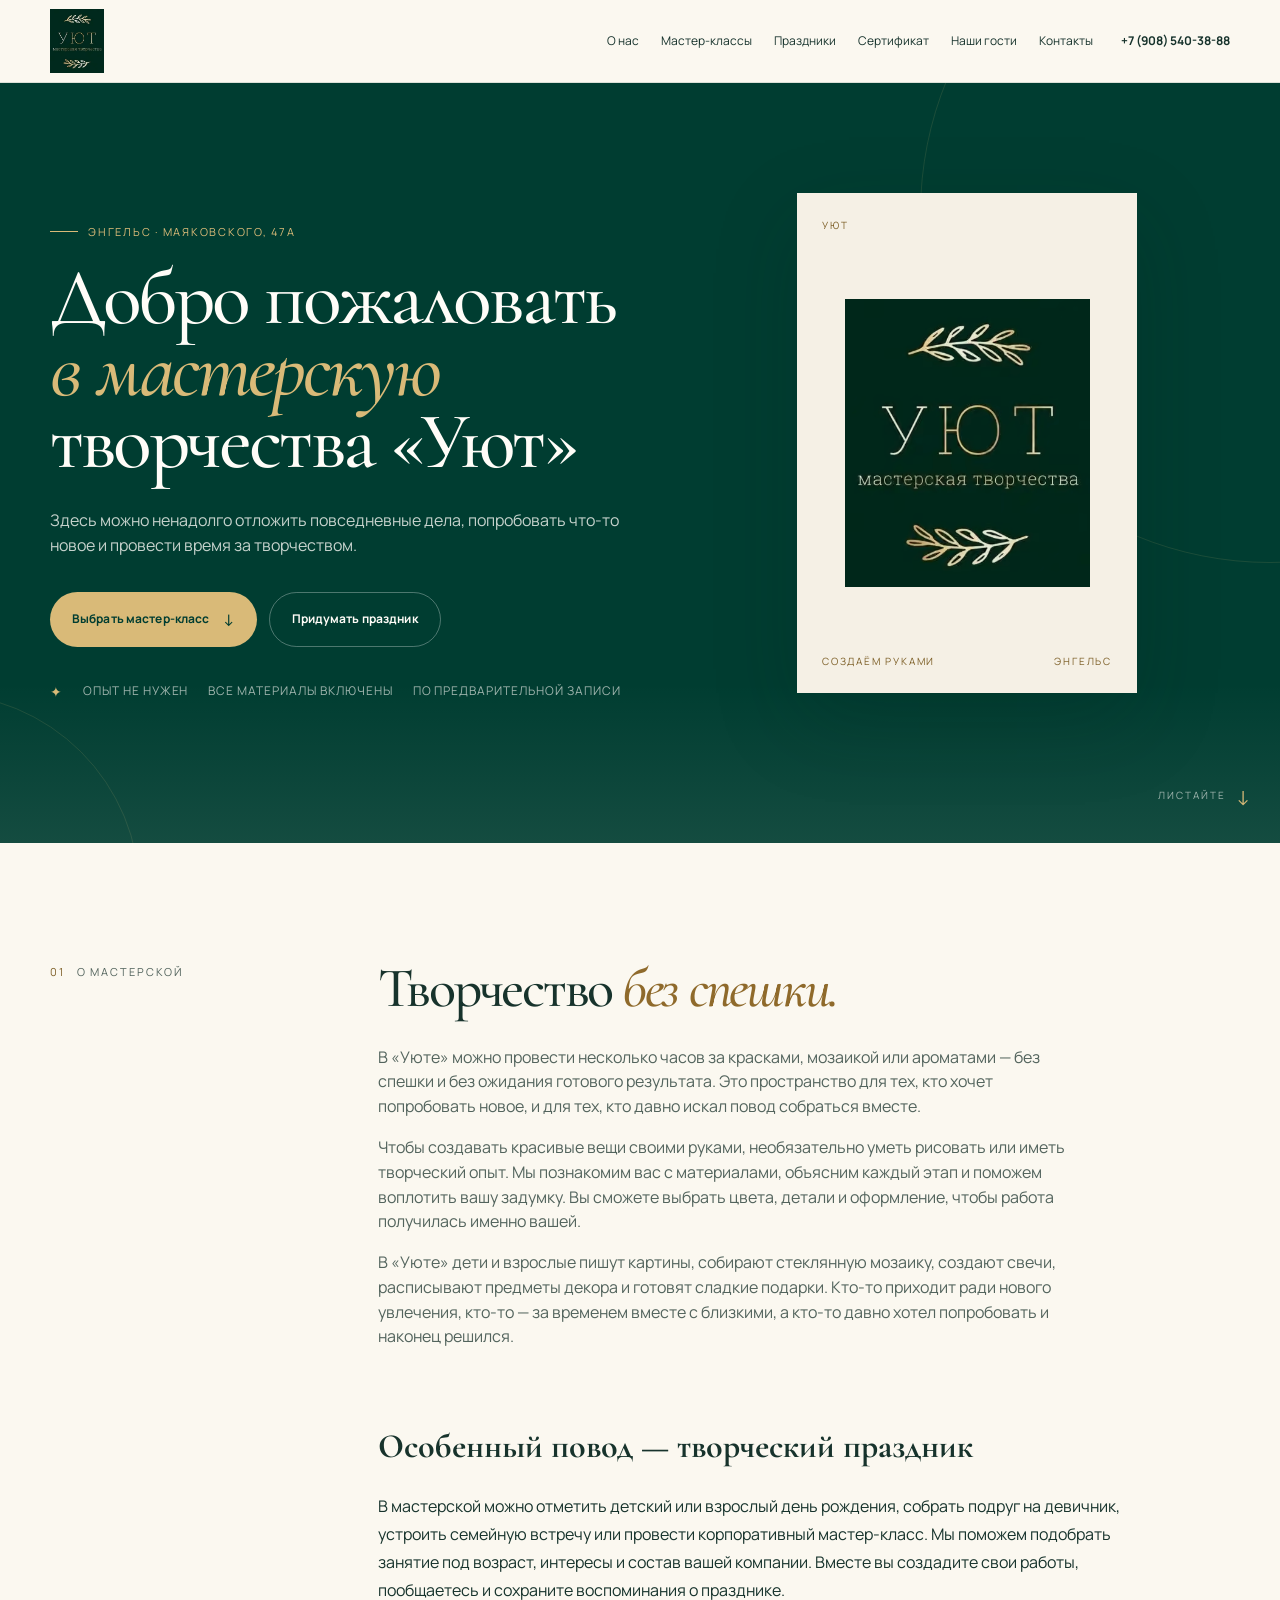
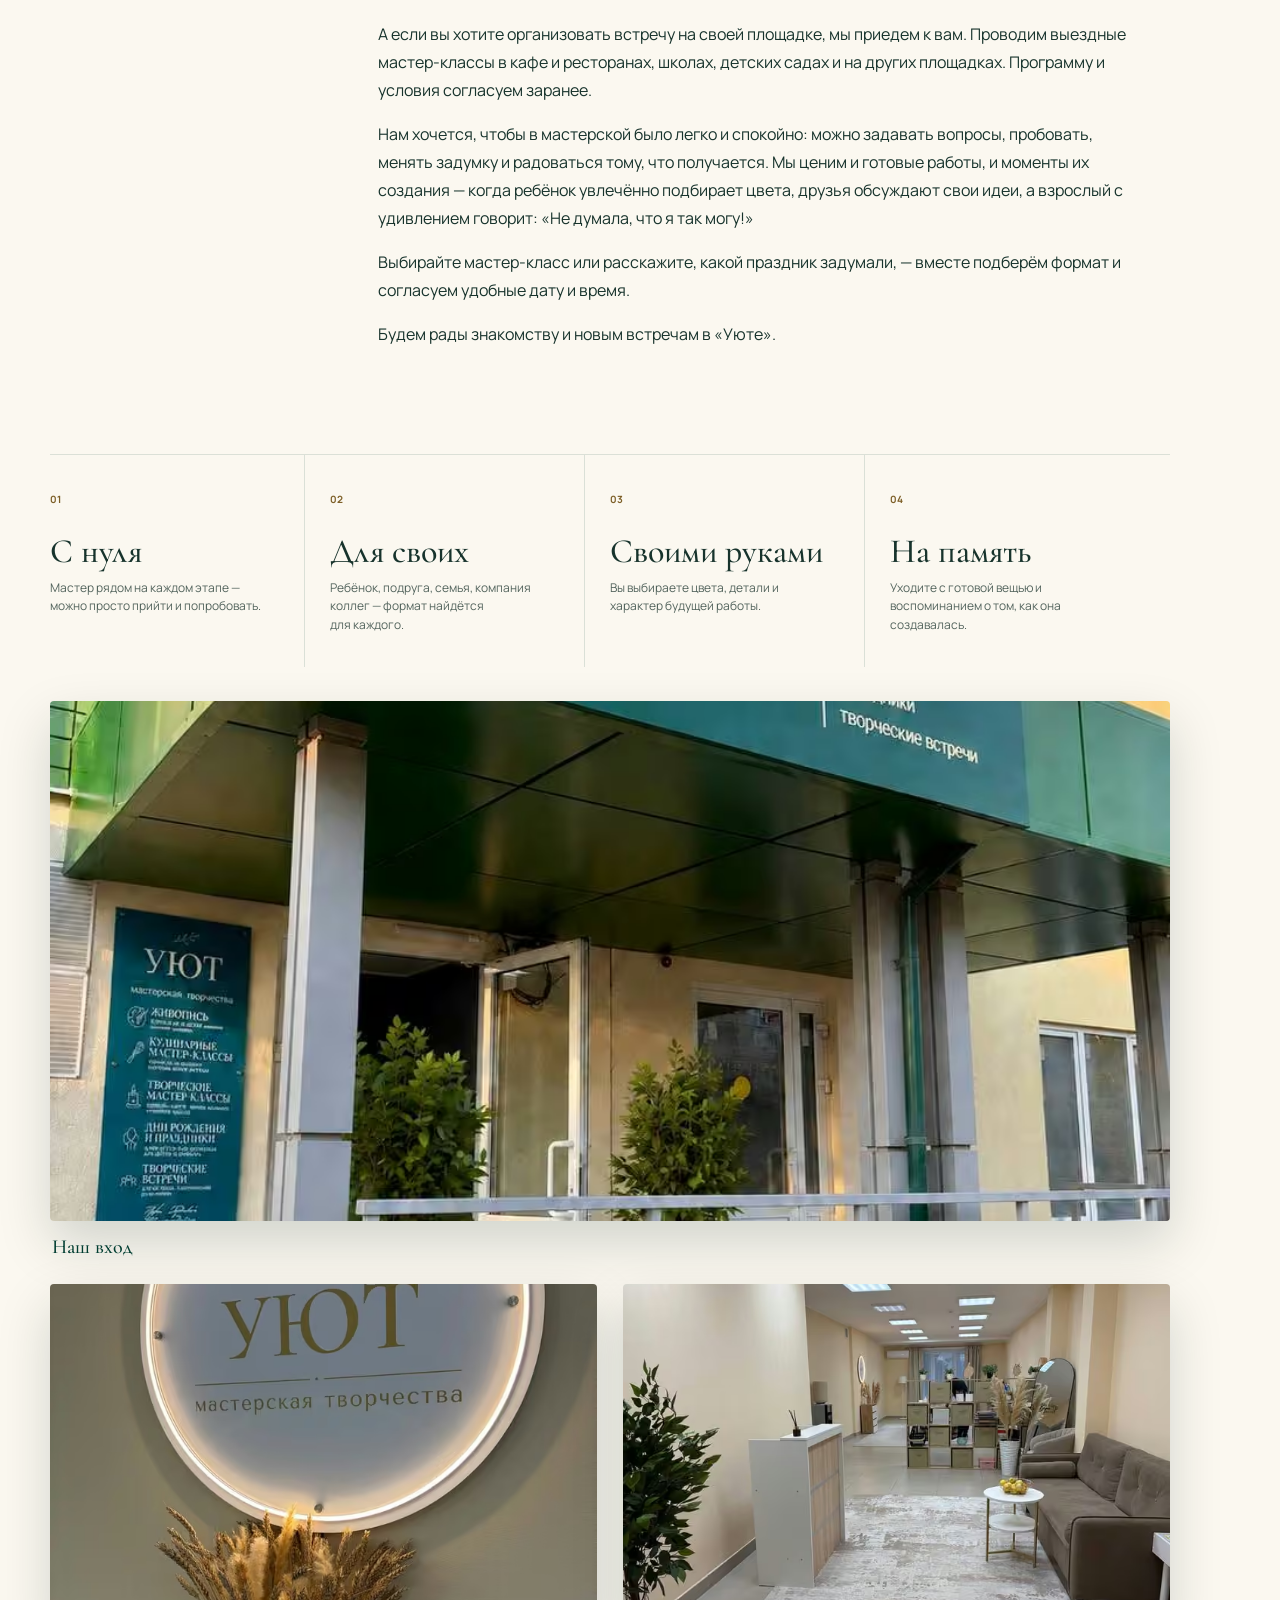
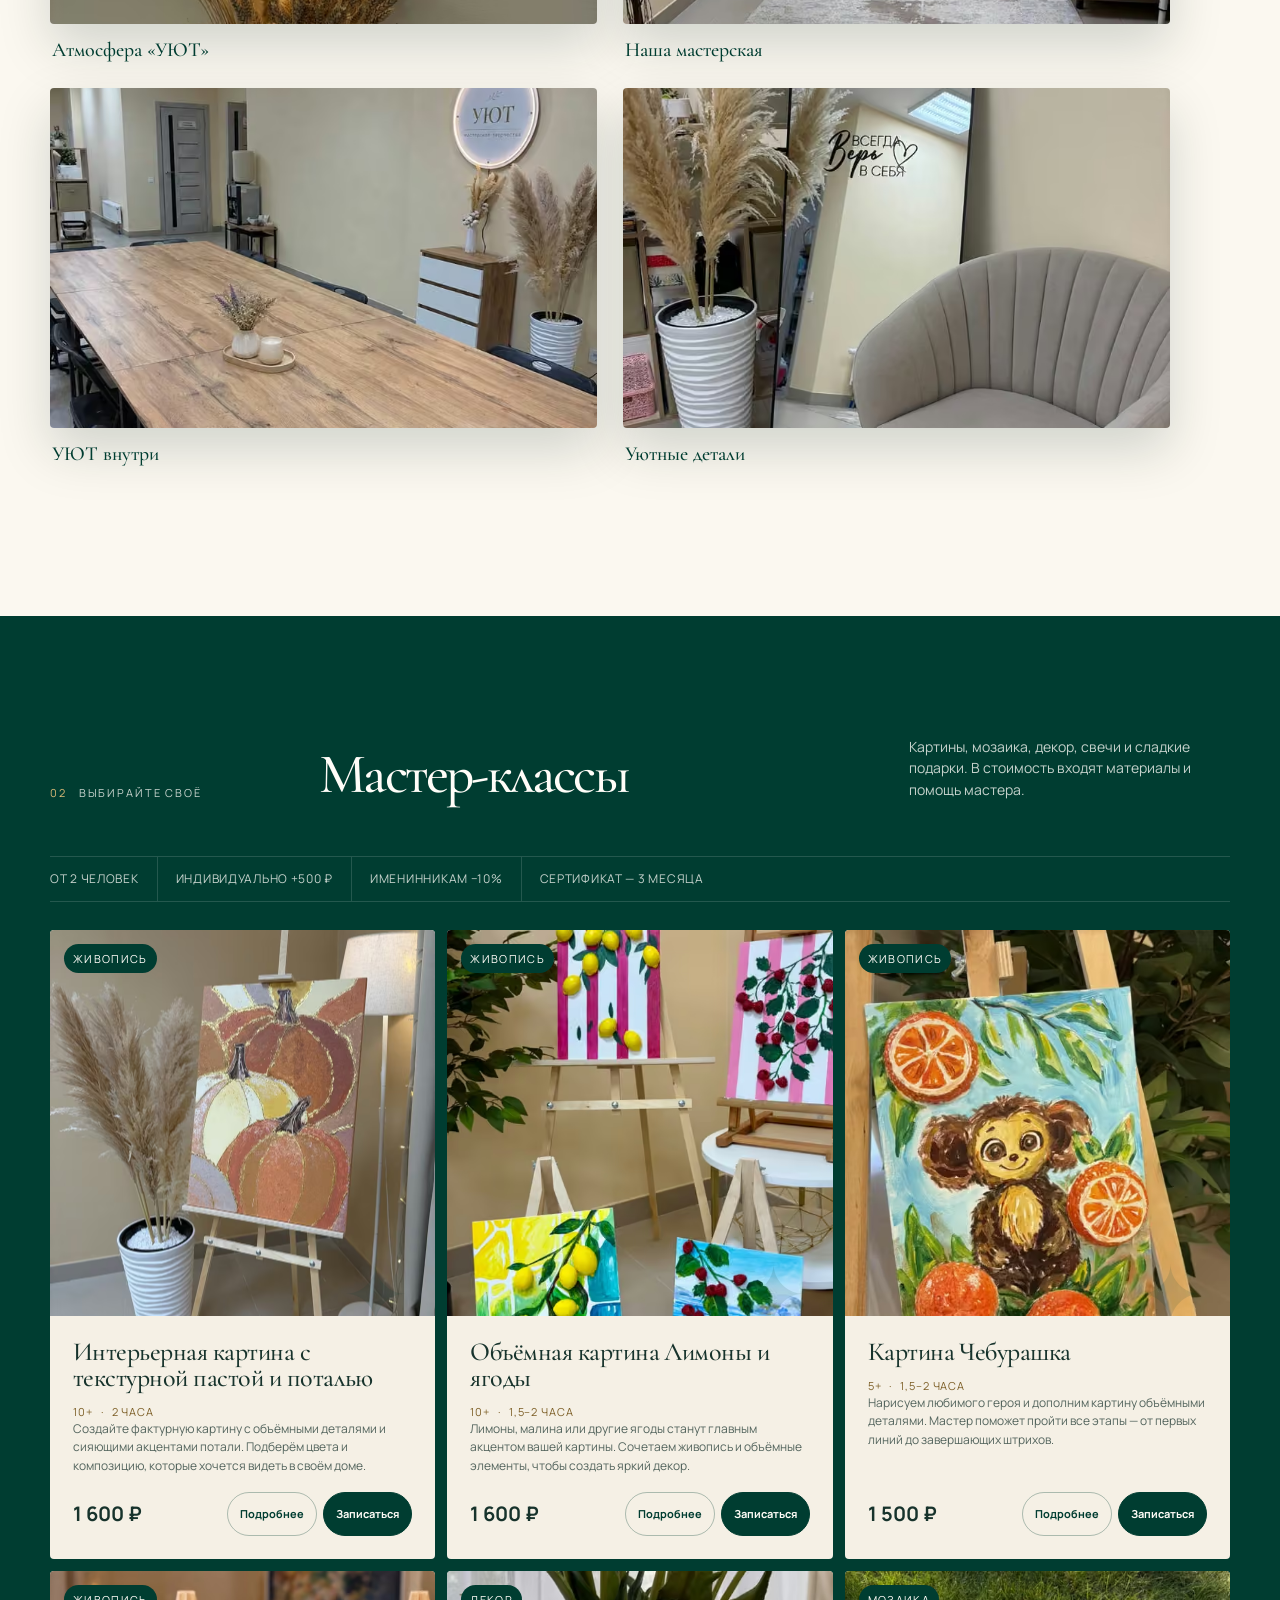
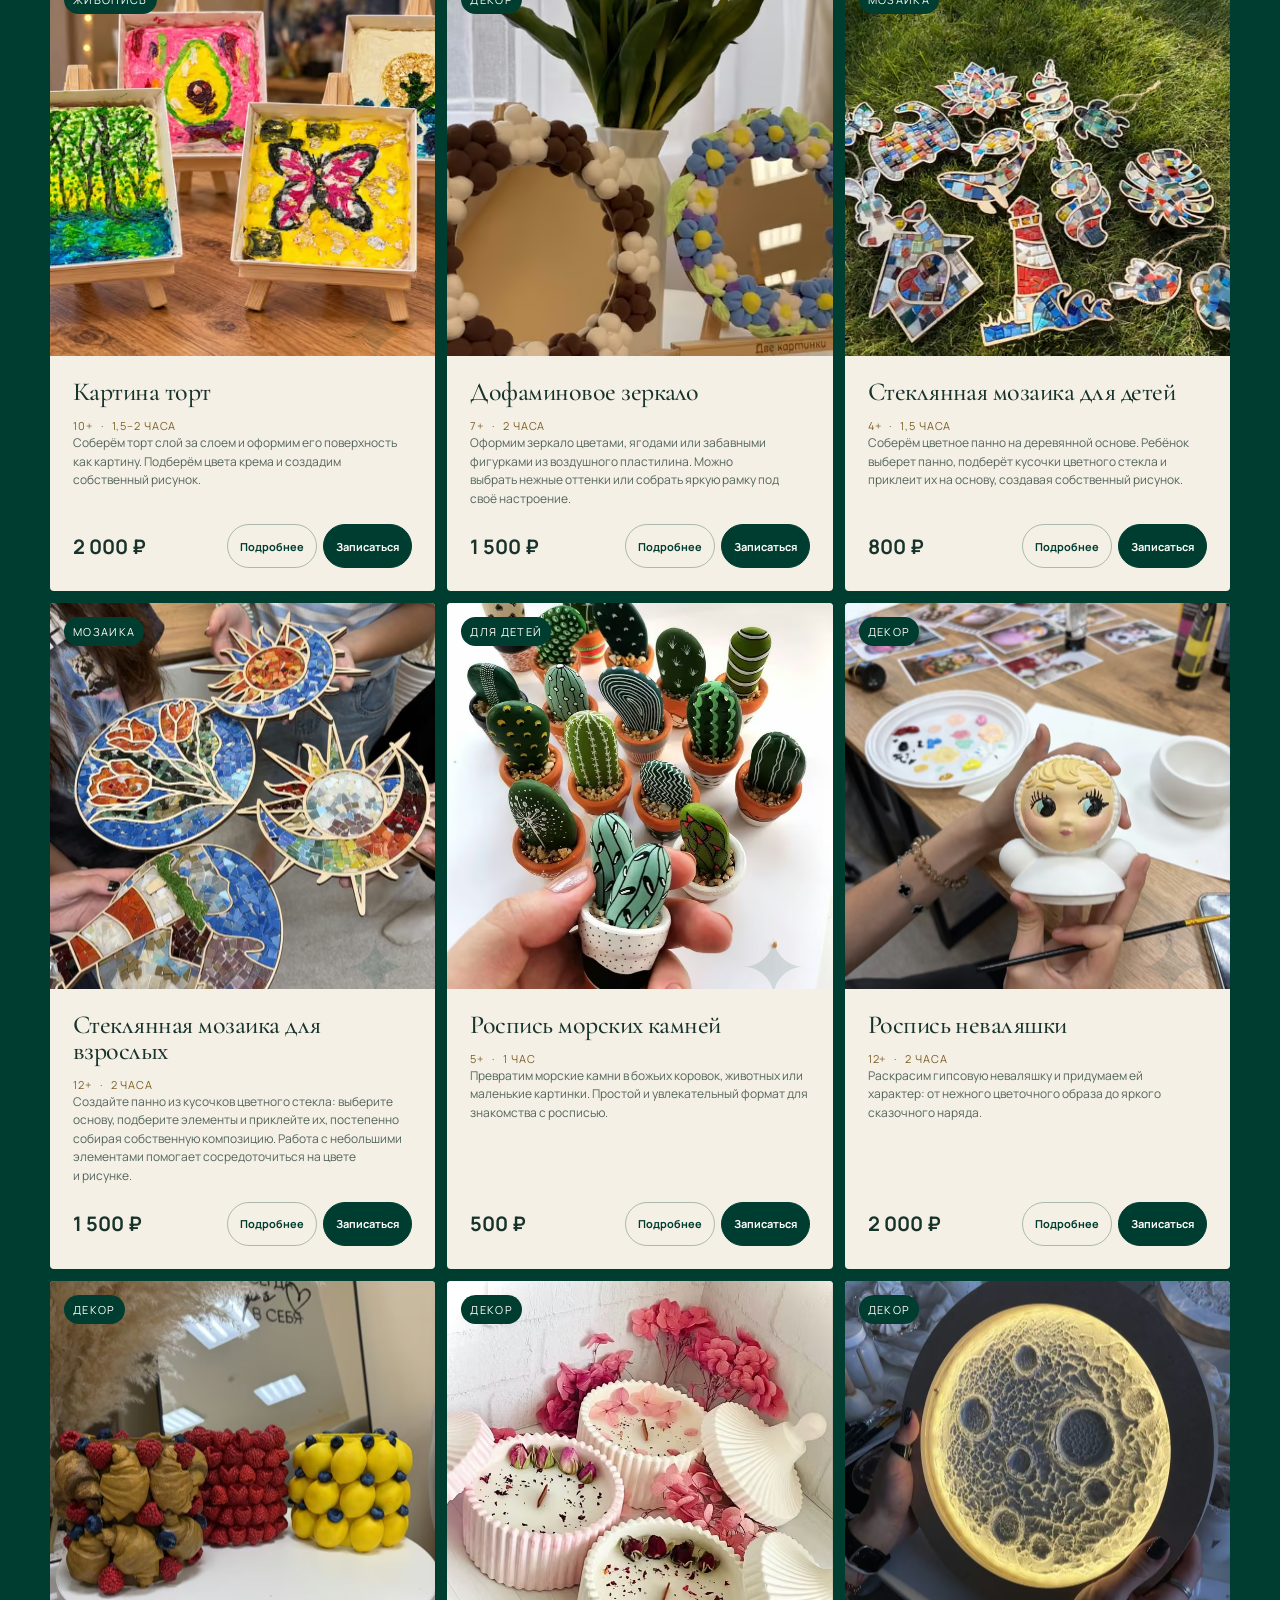
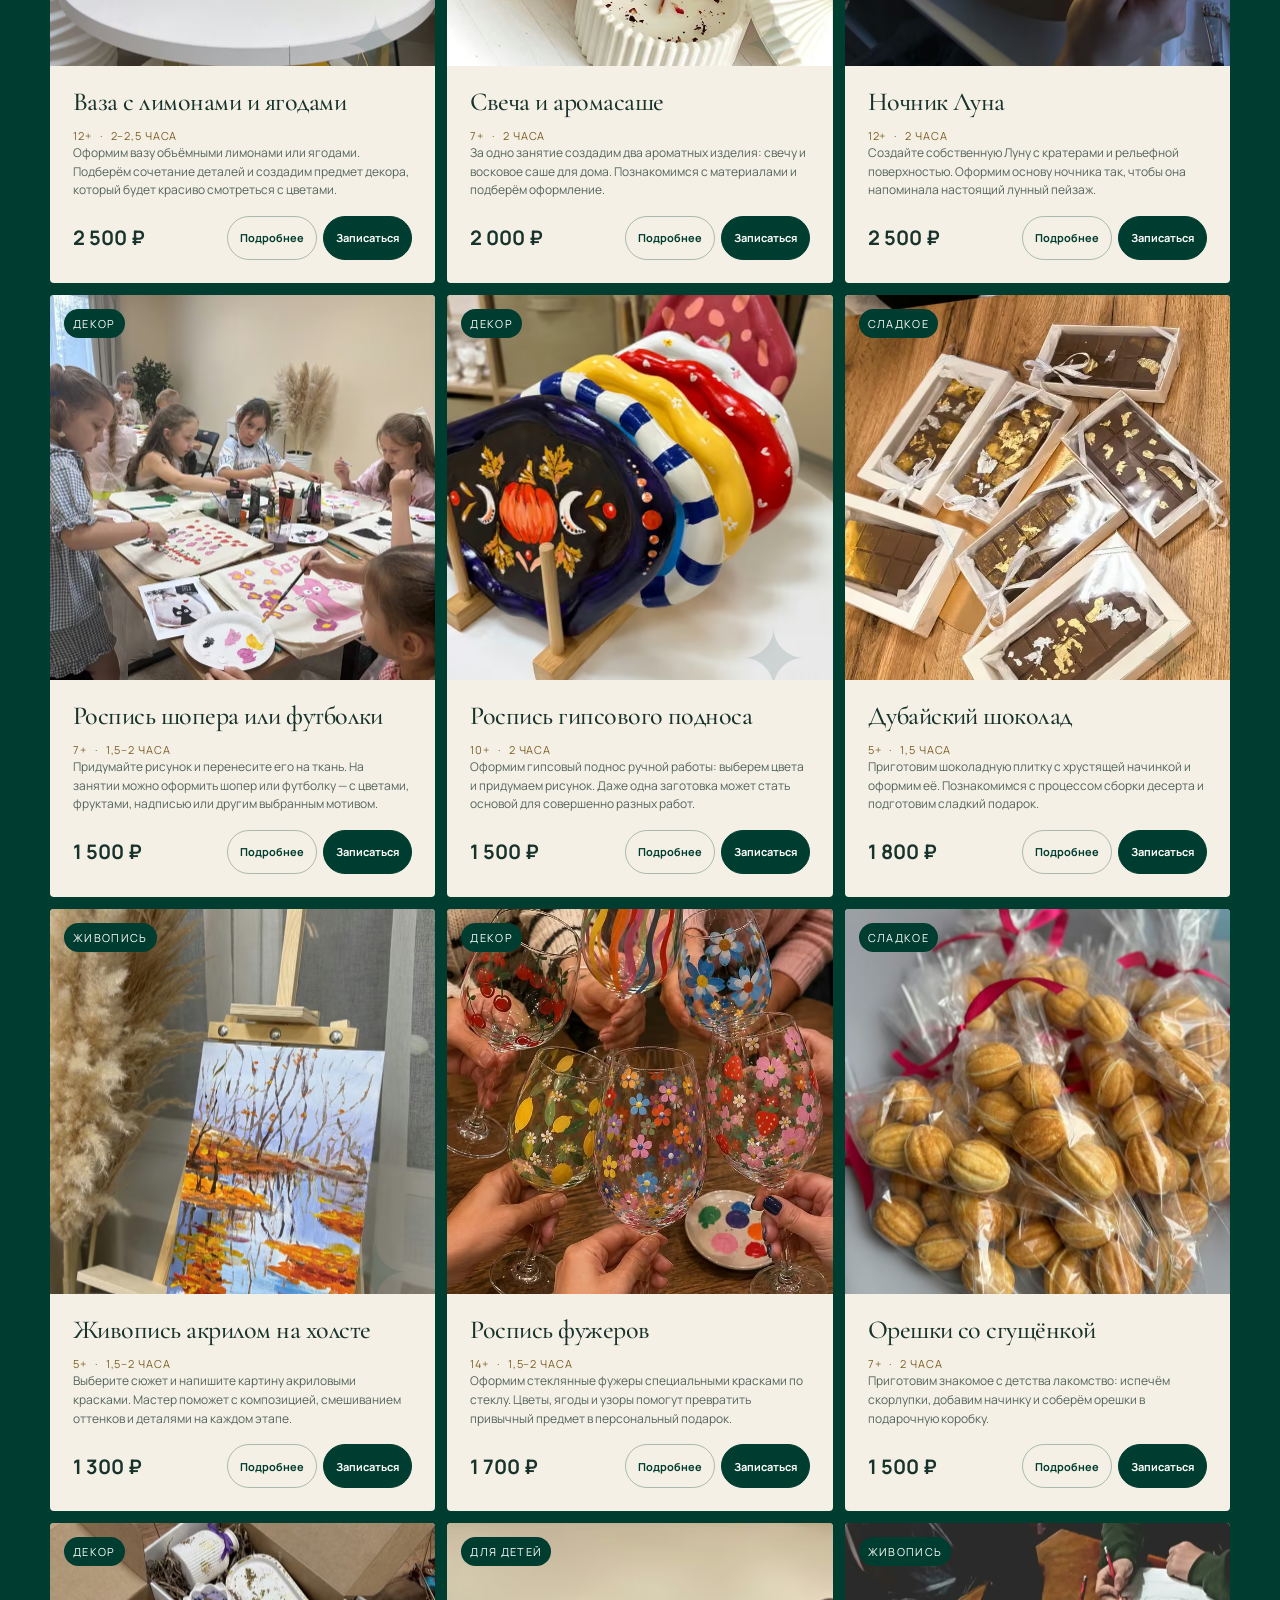
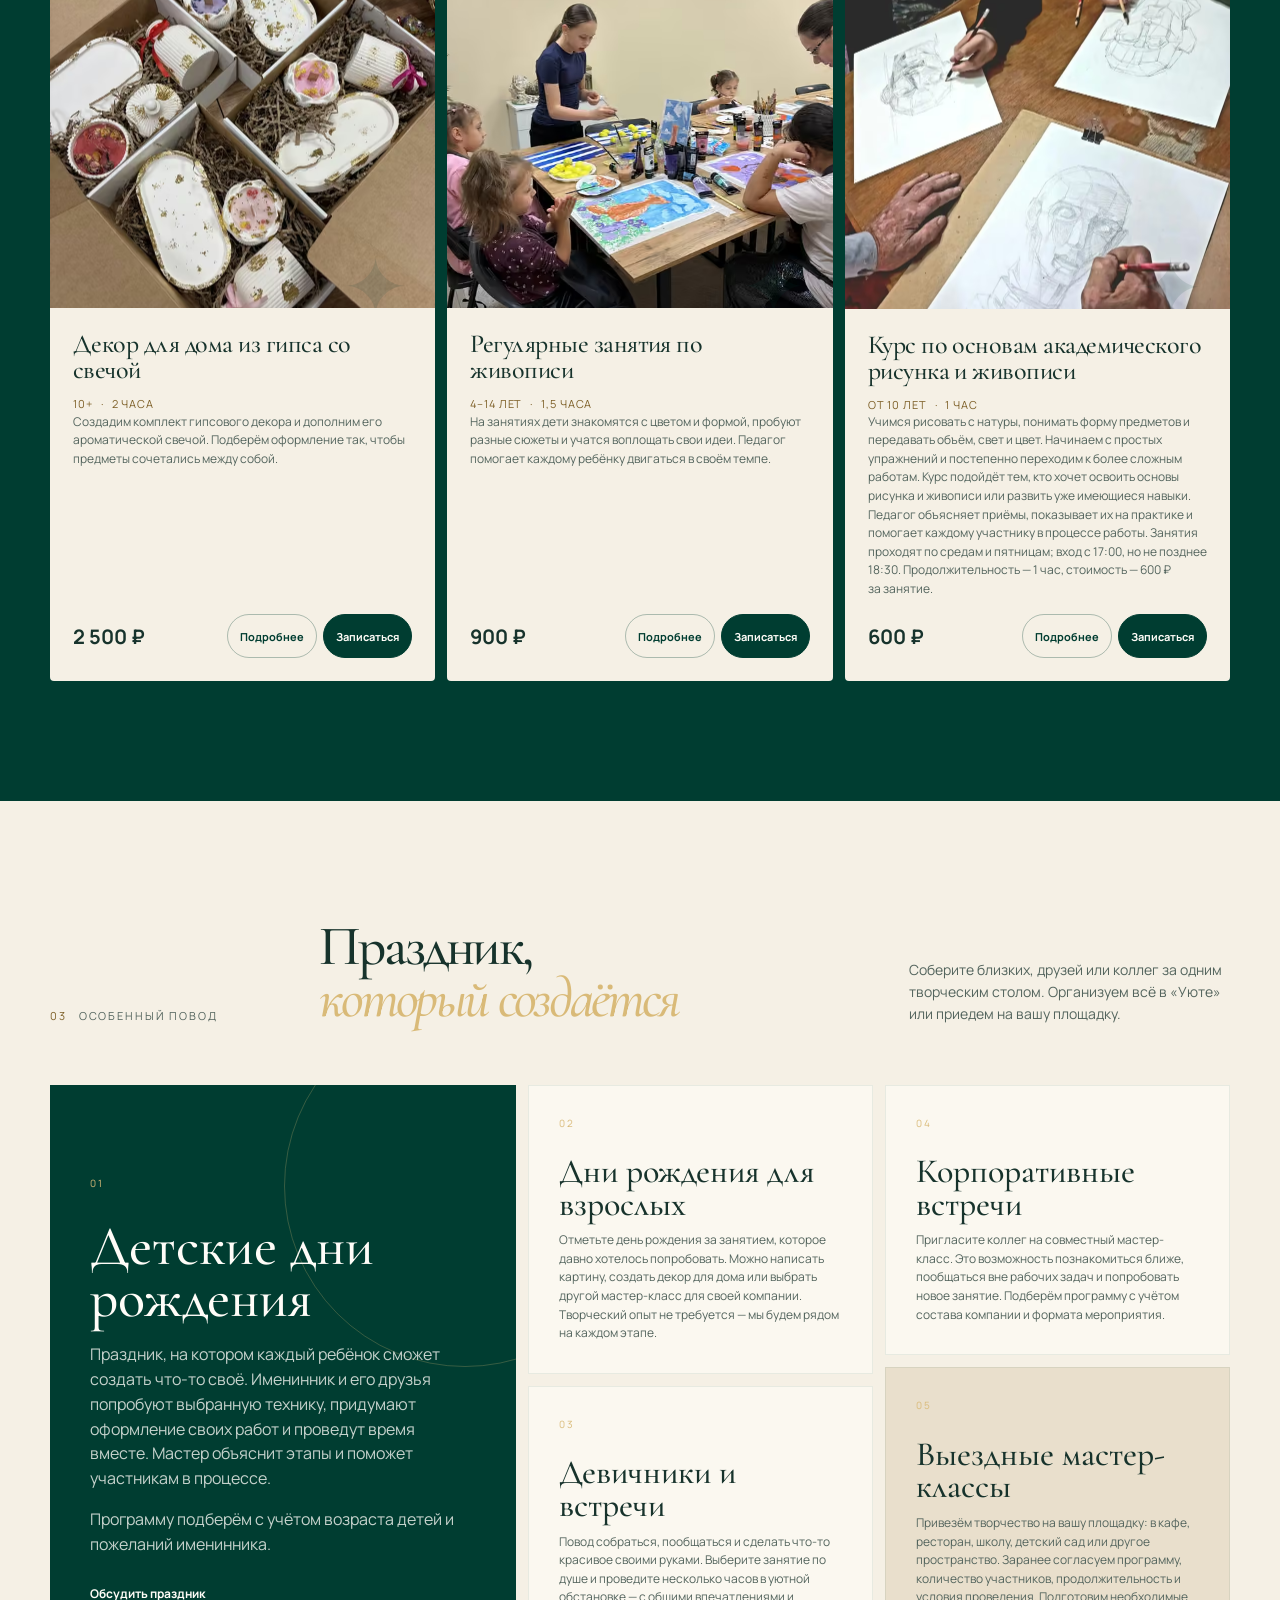
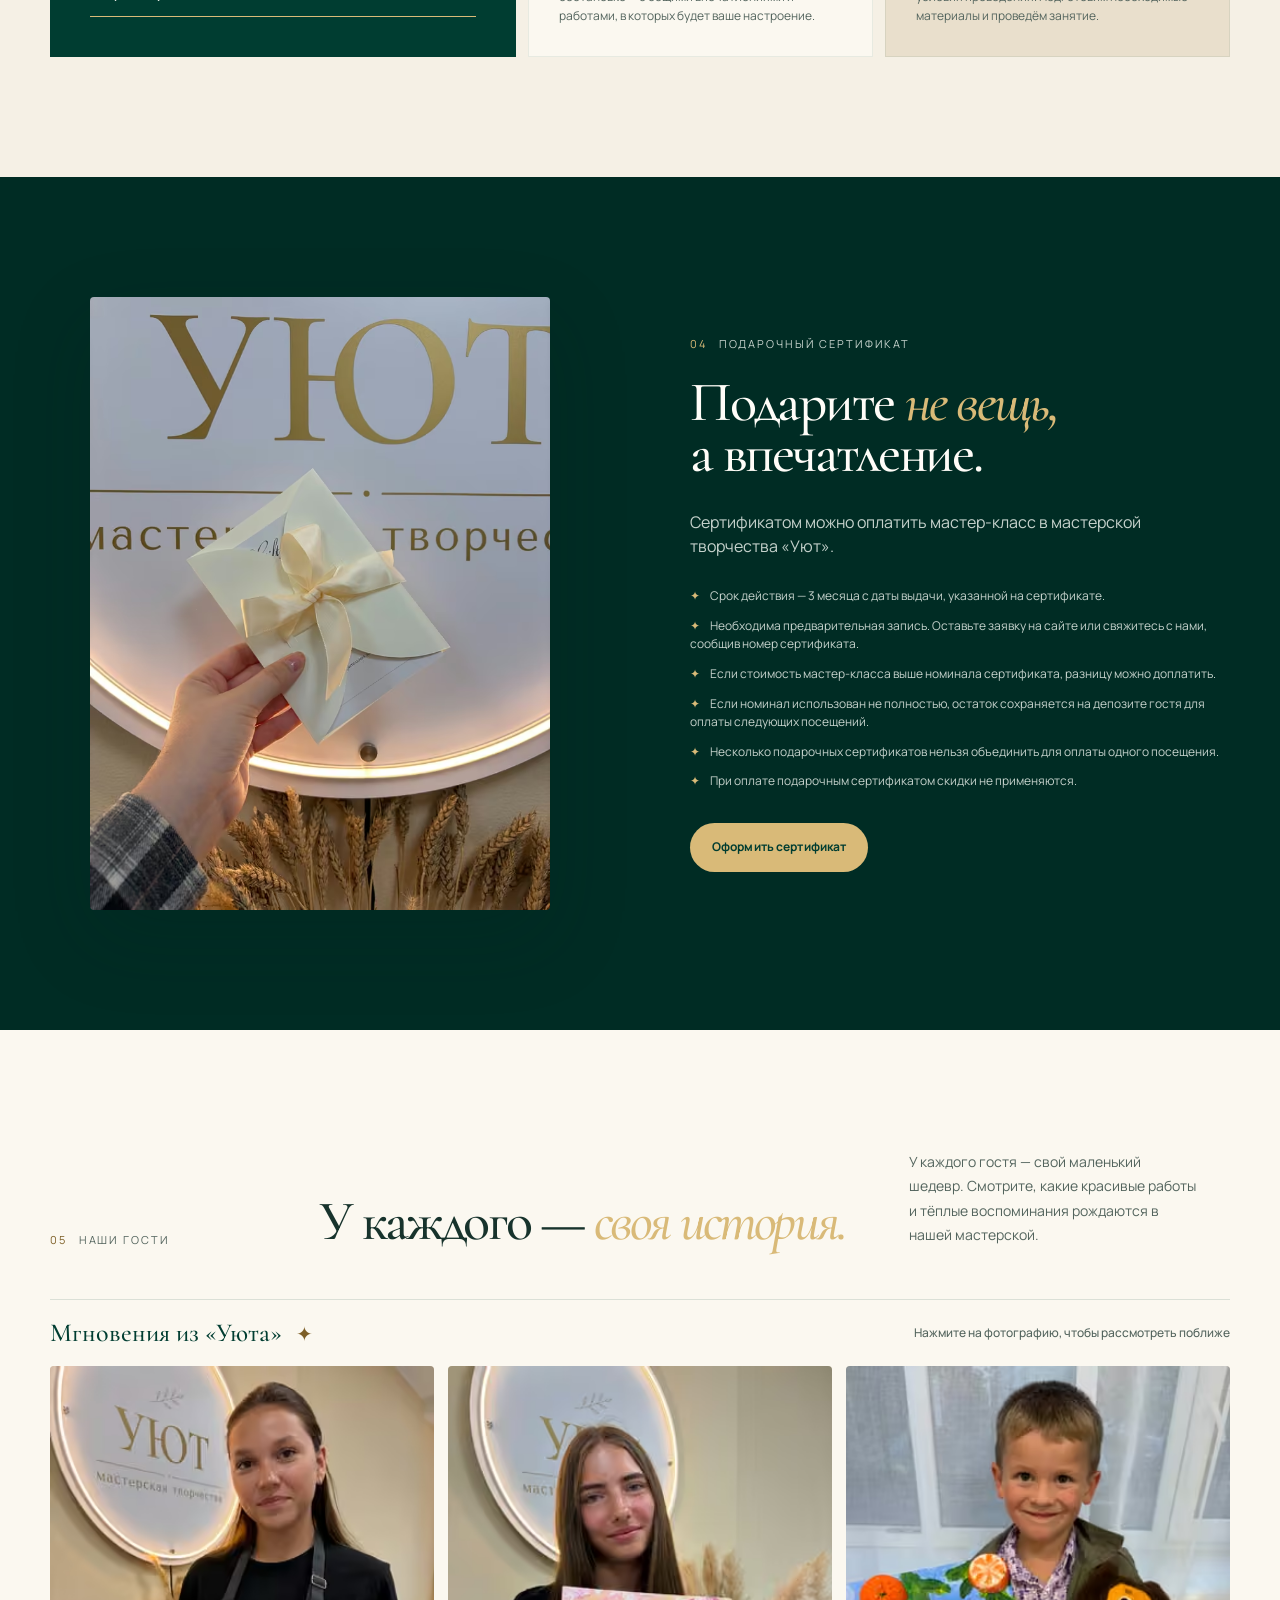
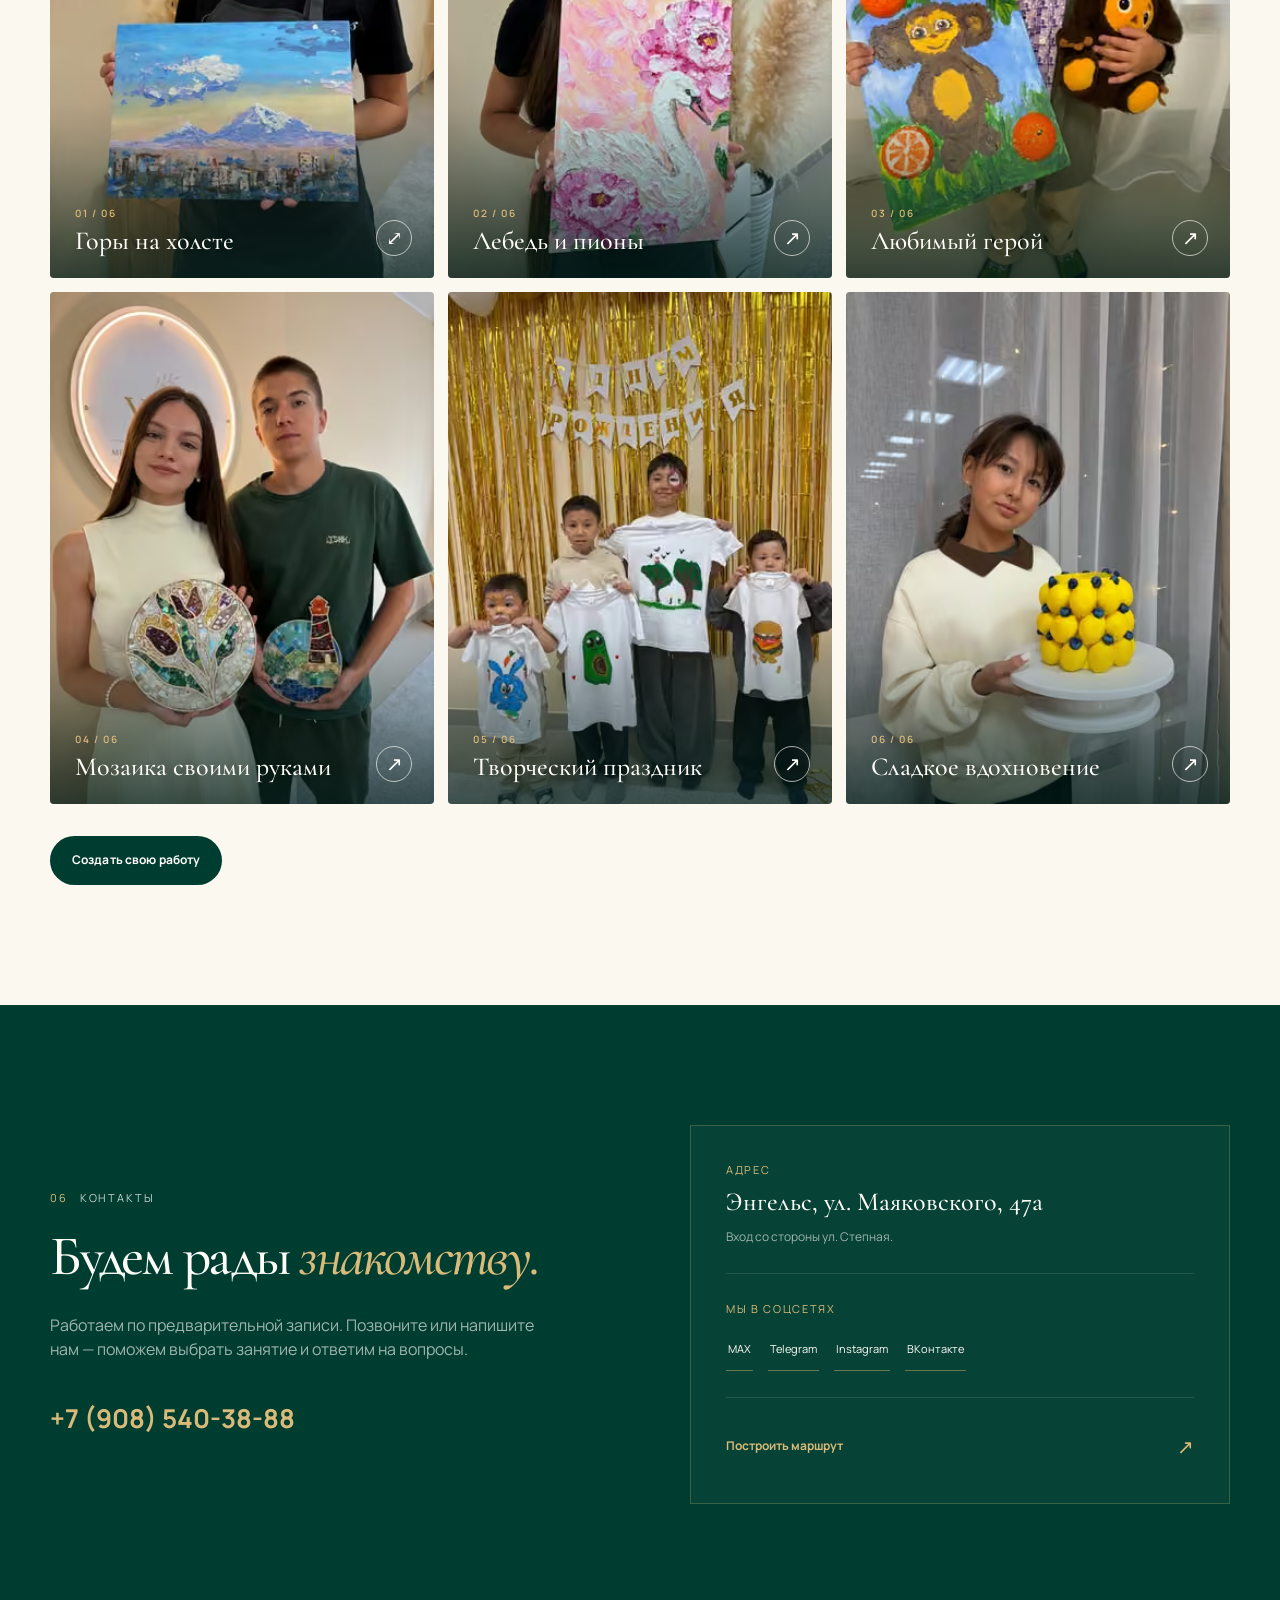
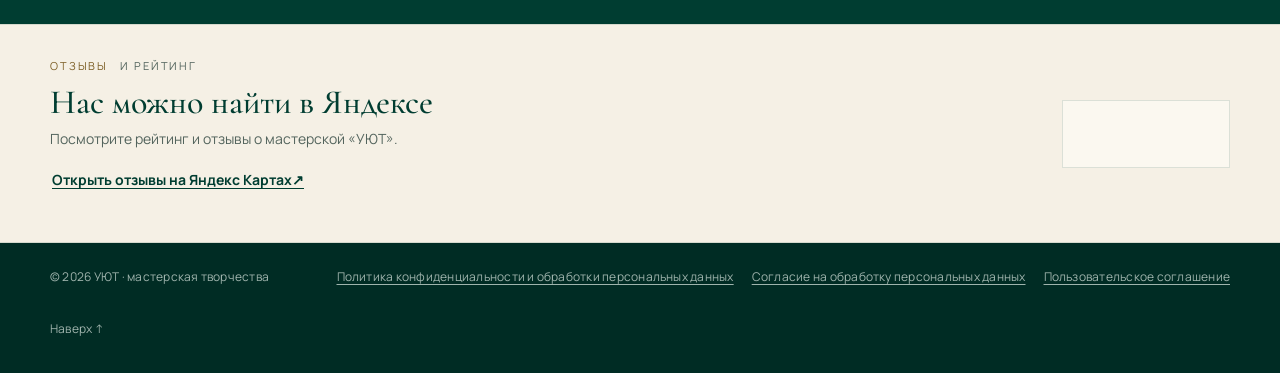
<file: index.html>
<!DOCTYPE html>

<html lang="ru">
<head>
<meta charset="utf-8"/>
<meta content="width=device-width, initial-scale=1" name="viewport"/>
<title>УЮТ — мастерская творчества в Энгельсе</title>
<meta content="Мастерская творчества «Уют» в Энгельсе: мастер-классы для детей и взрослых, творческие праздники, выездные занятия и подарочные сертификаты." name="description"/>
<link href="https://uyutengels.ru/" rel="canonical"/>
<meta content="#003d31" name="theme-color"/>
<meta content="website" property="og:type"/>
<meta content="ru_RU" property="og:locale"/>
<meta content="УЮТ" property="og:site_name"/>
<meta content="УЮТ — мастерская творчества в Энгельсе" property="og:title"/>
<meta content="Мастерская творчества «Уют» в Энгельсе: мастер-классы для детей и взрослых, творческие праздники, выездные занятия и подарочные сертификаты." property="og:description"/>
<meta content="https://uyutengels.ru/" property="og:url"/>
<meta content="https://uyutengels.ru/assets/img/og/og-1200x630.jpg" property="og:image"/>
<meta content="1200" property="og:image:width"/>
<meta content="630" property="og:image:height"/>
<meta content="Вывеска мастерской творчества «УЮТ» в Энгельсе" property="og:image:alt"/>
<meta content="summary_large_image" name="twitter:card"/>
<meta content="УЮТ — мастерская творчества в Энгельсе" name="twitter:title"/>
<meta content="Мастерская творчества «Уют» в Энгельсе: мастер-классы для детей и взрослых, творческие праздники, выездные занятия и подарочные сертификаты." name="twitter:description"/>
<meta content="https://uyutengels.ru/assets/img/og/og-1200x630.jpg" name="twitter:image"/>
<script type="application/ld+json">
{
  "@context": "https://schema.org",
  "@type": "LocalBusiness",
  "@id": "https://uyutengels.ru/#business",
  "name": "Мастерская творчества «УЮТ»",
  "description": "Мастер-классы по живописи, декору, мозаике и кулинарии для детей и взрослых, творческие праздники и подарочные сертификаты.",
  "url": "https://uyutengels.ru/",
  "image": "https://uyutengels.ru/assets/img/og/og-1200x630.jpg",
  "telephone": "+7 (908) 540-38-88",
  "address": {
    "@type": "PostalAddress",
    "streetAddress": "ул. Маяковского, 47а",
    "addressLocality": "Энгельс",
    "addressRegion": "Саратовская область",
    "addressCountry": "RU"
  },
  "sameAs": [
    "https://t.me/uyut64",
    "https://vk.ru/cosiness64",
    "https://www.instagram.com/uyt_engels",
    "https://max.ru/u/f9LHodD0cOLkirzCrtVTa-1z3S5lkFiQ0h5rkO7R4LWFDx14GSozq0QBfWI"
  ]
}
</script>
<link href="favicon.ico" rel="icon" sizes="any"/>
<link href="favicon-32.png" rel="icon" sizes="32x32" type="image/png"/>
<link href="apple-touch-icon.png" rel="apple-touch-icon" sizes="180x180"/>
<link href="https://fonts.googleapis.com" rel="preconnect"/>
<link crossorigin="" href="https://fonts.gstatic.com" rel="preconnect"/>
<link href="https://fonts.googleapis.com/css2?family=Cormorant+Garamond:wght@400;500;600&amp;family=Manrope:wght@400;500;600;700&amp;display=swap" rel="stylesheet"/>
<script>document.documentElement.classList.add('js');window.__uyutReady=false;window.__revealFallback=setTimeout(function(){if(!window.__uyutReady)document.documentElement.classList.add('reveal-fallback')},3000)</script>
<link href="assets/css/styles.css?v=7" rel="stylesheet"/>
</head>
<body>
<a class="skip-link" href="#main">К содержанию</a>
<div class="progress" id="progress"></div>
<header class="site-header" id="top">
<div class="wrap header-inner">
<a aria-label="УЮТ — на главную" class="logo-lockup" href="#top">
<picture><!--@adapted assets/logo-original-crop.jpg--><source type="image/avif" srcset="assets/img/logo/logo-original-crop-403.avif 403w" sizes="(min-width:701px) 54px, 44px"/><img alt="УЮТ — мастерская творчества" class="brand-logo" src="assets/img/logo/logo-original-crop-403.webp" srcset="assets/img/logo/logo-original-crop-403.webp 403w" sizes="(min-width:701px) 54px, 44px" width="403" height="474" decoding="async"/></picture>
</a>
<nav aria-label="Основная навигация" class="main-nav">
<a href="#about">О нас</a><a href="#workshops">Мастер-классы</a><a href="#events">Праздники</a><a href="#certificate">Сертификат</a><a href="#guests">Наши гости</a><a href="#contacts">Контакты</a>
</nav>
<a class="header-phone" href="tel:+79085403888">+7 (908) 540-38-88</a>
<button aria-label="Меню" aria-expanded="false" aria-controls="mobileMenu" type="button" class="burger" id="burger"><i></i><i></i></button>
</div>
<div class="mobile-menu" id="mobileMenu">
<a href="#about">О нас</a><a href="#workshops">Мастер-классы</a><a href="#events">Праздники и выезды</a><a href="#certificate">Подарочные сертификаты</a><a href="#guests">Наши гости</a><a href="#contacts">Контакты</a>
<a class="mobile-phone" href="tel:+79085403888">+7 (908) 540-38-88</a>
</div>
</header>
<main id="main" tabindex="-1">
<section class="hero">
<div class="hero-orbit hero-orbit-a"></div><div class="hero-orbit hero-orbit-b"></div>
<div class="wrap hero-grid">
<div class="hero-copy reveal">
<div class="kicker"><span aria-hidden="true"></span> Энгельс · Маяковского, 47а</div>
<h1>Добро пожаловать<br/><em>в мастерскую</em><br/>творчества «Уют»</h1>
<p>Здесь можно ненадолго отложить повседневные дела, попробовать что-то новое и провести время за творчеством.</p>
<div class="hero-actions"><a class="button button-gold" href="#workshops">Выбрать мастер-класс <b aria-hidden="true">↓</b></a><button class="button button-line" data-form="event" type="button">Придумать праздник</button></div>
<div class="hero-note"><span aria-hidden="true" class="spark">✦</span><span>Опыт не нужен</span><span>Все материалы включены</span><span>По предварительной записи</span></div>
</div>
<div class="hero-art reveal reveal-delay">
<div class="hero-card-main">
<div class="hero-card-top"><span>УЮТ</span></div>
<picture><!--@adapted assets/logo-original-crop.jpg--><source type="image/avif" srcset="assets/img/logo/logo-original-crop-403.avif 403w" sizes="(min-width:701px) 245px, 176px"/><img alt="Оригинальный логотип мастерской «УЮТ»" class="hero-original-logo" src="assets/img/logo/logo-original-crop-403.webp" srcset="assets/img/logo/logo-original-crop-403.webp 403w" sizes="(min-width:701px) 245px, 176px" width="403" height="474" decoding="async"/></picture>
<div class="hero-card-bottom"><span>создаём руками</span><span>Энгельс</span></div>
</div>

</div>
</div>
<a class="scroll-cue" href="#about"><span>листайте</span><b aria-hidden="true">↓</b></a>
</section>
<section class="statement" id="about">
<div class="wrap statement-grid">
<div class="section-label reveal">01 <span>О мастерской</span></div>
<div class="statement-copy reveal"><h2>Творчество <em>без спешки.</em></h2><p>В «Уюте» можно провести несколько часов за красками, мозаикой или ароматами — без спешки и без ожидания готового результата. Это пространство для тех, кто хочет попробовать новое, и для тех, кто давно искал повод собраться вместе.</p><p>Чтобы создавать красивые вещи своими руками, необязательно уметь рисовать или иметь творческий опыт. Мы познакомим вас с материалами, объясним каждый этап и поможем воплотить вашу задумку. Вы сможете выбрать цвета, детали и оформление, чтобы работа получилась именно вашей.</p><p>В «Уюте» дети и взрослые пишут картины, собирают стеклянную мозаику, создают свечи, расписывают предметы декора и готовят сладкие подарки. Кто-то приходит ради нового увлечения, кто-то — за временем вместе с близкими, а кто-то давно хотел попробовать и наконец решился.</p></div>
</div>
<div class="wrap about-extra"><h3>Особенный повод — творческий праздник</h3><p>В мастерской можно отметить детский или взрослый день рождения, собрать подруг на девичник, устроить семейную встречу или провести корпоративный мастер-класс. Мы поможем подобрать занятие под возраст, интересы и состав вашей компании. Вместе вы создадите свои работы, пообщаетесь и сохраните воспоминания о празднике.</p><p>А если вы хотите организовать встречу на своей площадке, мы приедем к вам. Проводим выездные мастер-классы в кафе и ресторанах, школах, детских садах и на других площадках. Программу и условия согласуем заранее.</p><p>Нам хочется, чтобы в мастерской было легко и спокойно: можно задавать вопросы, пробовать, менять задумку и радоваться тому, что получается. Мы ценим и готовые работы, и моменты их создания — когда ребёнок увлечённо подбирает цвета, друзья обсуждают свои идеи, а взрослый с удивлением говорит: «Не думала, что я так могу!»</p><p>Выбирайте мастер-класс или расскажите, какой праздник задумали, — вместе подберём формат и согласуем удобные дату и время.</p><p>Будем рады знакомству и новым встречам в «Уюте».</p></div>
<div class="wrap"><div class="values">
<article class="value reveal"><b>01</b><h3>С нуля</h3><p>Мастер рядом на каждом этапе — можно просто прийти и попробовать.</p></article>
<article class="value reveal"><b>02</b><h3>Для своих</h3><p>Ребёнок, подруга, семья, компания коллег — формат найдётся для каждого.</p></article>
<article class="value reveal"><b>03</b><h3>Своими руками</h3><p>Вы выбираете цвета, детали и характер будущей работы.</p></article>
<article class="value reveal"><b>04</b><h3>На память</h3><p>Уходите с готовой вещью и воспоминанием о том, как она создавалась.</p></article>

</div>
<div aria-label="Фотографии мастерской" class="about-real-photos reveal" role="group">
<figure class="about-photo-entrance"><picture><!--@adapted assets/about/entrance.jpg--><source type="image/avif" srcset="assets/img/about/entrance-724.avif 724w, assets/img/about/entrance-960.avif 960w" sizes="(min-width:1051px) 1120px, (min-width:701px) 689px, 362px"/><img alt="Вход в мастерскую «УЮТ» — вывеска на улице Маяковского, 47а" loading="lazy" src="assets/img/about/entrance-724.webp" srcset="assets/img/about/entrance-724.webp 724w, assets/img/about/entrance-960.webp 960w" sizes="(min-width:1051px) 1120px, (min-width:701px) 689px, 362px" width="724" height="965" decoding="async"/></picture><figcaption>Наш вход</figcaption></figure>
<figure class="about-photo-atmosphere"><picture><!--@adapted assets/about/facade-evening.jpg--><source type="image/avif" srcset="assets/img/about/facade-evening-724.avif 724w, assets/img/about/facade-evening-960.avif 960w" sizes="(min-width:1051px) 547px, (min-width:701px) 337px, 362px"/><img alt="Атмосфера творческой мастерской «УЮТ»" loading="lazy" src="assets/img/about/facade-evening-724.webp" srcset="assets/img/about/facade-evening-724.webp 724w, assets/img/about/facade-evening-960.webp 960w" sizes="(min-width:1051px) 547px, (min-width:701px) 337px, 362px" width="724" height="965" decoding="async"/></picture><figcaption>Атмосфера «УЮТ»</figcaption></figure>
<figure class="about-photo-extra"><picture><!--@adapted assets/about/sign-interior.jpg--><source type="image/avif" srcset="assets/img/about/sign-interior-724.avif 724w, assets/img/about/sign-interior-1094.avif 1094w" sizes="(min-width:1051px) 547px, (min-width:701px) 337px, 362px"/><img alt="Интерьер мастерской «УЮТ» с фирменной вывеской" loading="lazy" src="assets/img/about/sign-interior-724.webp" srcset="assets/img/about/sign-interior-724.webp 724w, assets/img/about/sign-interior-1094.webp 1094w" sizes="(min-width:1051px) 547px, (min-width:701px) 337px, 362px" width="724" height="543" decoding="async"/></picture><figcaption>Наша мастерская</figcaption></figure>
<figure class="about-photo-extra"><picture><!--@adapted assets/about/mirror-logo.jpg--><source type="image/avif" srcset="assets/img/about/mirror-logo-724.avif 724w, assets/img/about/mirror-logo-960.avif 960w" sizes="(min-width:1051px) 547px, (min-width:701px) 337px, 362px"/><img alt="Фирменная световая вывеска мастерской «УЮТ»" loading="lazy" src="assets/img/about/mirror-logo-724.webp" srcset="assets/img/about/mirror-logo-724.webp 724w, assets/img/about/mirror-logo-960.webp 960w" sizes="(min-width:1051px) 547px, (min-width:701px) 337px, 362px" width="724" height="965" decoding="async"/></picture><figcaption>УЮТ внутри</figcaption></figure>
<figure class="about-photo-extra"><picture><!--@adapted assets/about/mirror-chair.jpg--><source type="image/avif" srcset="assets/img/about/mirror-chair-724.avif 724w, assets/img/about/mirror-chair-960.avif 960w" sizes="(min-width:1051px) 547px, (min-width:701px) 337px, 362px"/><img alt="Уютный уголок мастерской с зеркалом и креслом" loading="lazy" src="assets/img/about/mirror-chair-724.webp" srcset="assets/img/about/mirror-chair-724.webp 724w, assets/img/about/mirror-chair-960.webp 960w" sizes="(min-width:1051px) 547px, (min-width:701px) 337px, 362px" width="724" height="965" decoding="async"/></picture><figcaption>Уютные детали</figcaption></figure>
</div>
</div>
</section>
<section class="workshops" id="workshops">
<div class="wrap">
<div class="section-intro reveal"><div class="section-label light">02 <span>Выбирайте своё</span></div><h2>Мастер-классы</h2><p>Картины, мозаика, декор, свечи и сладкие подарки. В стоимость входят материалы и помощь мастера.</p></div>
<div class="rules reveal"><span>от 2 человек</span><span>индивидуально +500 ₽</span><span>именинникам −10%</span><span>сертификат — 3 месяца</span></div>
<div class="workshop-grid" id="cards"><!--@catalog:start-->
<article class="work-card"><div class="work-visual"><picture><!--@adapted assets/master-classes-jpeg/photo-15.jpg--><source type="image/avif" srcset="assets/img/classes/photo-15-770.avif 770w" sizes="(min-width:1051px) 385px, (min-width:701px) calc((100vw - 68px) / 2), calc(100vw - 28px)"/><img alt="Интерьерная картина с текстурной пастой и поталью" loading="lazy" src="assets/img/classes/photo-15-770.webp" srcset="assets/img/classes/photo-15-770.webp 770w" sizes="(min-width:1051px) 385px, (min-width:701px) calc((100vw - 68px) / 2), calc(100vw - 28px)" width="770" height="1027" decoding="async"/></picture><span class="work-tag">Живопись</span></div><div class="work-body"><h3>Интерьерная картина с текстурной пастой и поталью</h3><div class="meta"><span>10+</span><span aria-hidden="true">·</span><span>2 часа</span></div><p>Создайте фактурную картину с объёмными деталями и сияющими акцентами потали. Подберём цвета и композицию, которые хочется видеть в своём доме.</p><div class="work-bottom"><span class="price">1 600 ₽</span><div class="card-actions"><button type="button" class="mini-btn detail" data-i="0" aria-label="Подробнее: Интерьерная картина с текстурной пастой и поталью">Подробнее</button><button type="button" class="mini-btn primary book" data-i="0" aria-label="Записаться: Интерьерная картина с текстурной пастой и поталью">Записаться</button></div></div></div></article>
<article class="work-card"><div class="work-visual"><picture><!--@adapted assets/embedded/original-01.png--><source type="image/avif" srcset="assets/img/classes/original-01-753.avif 753w" sizes="(min-width:1051px) 385px, (min-width:701px) calc((100vw - 68px) / 2), calc(100vw - 28px)"/><img alt="Объёмная картина Лимоны и ягоды" loading="lazy" src="assets/img/classes/original-01-753.webp" srcset="assets/img/classes/original-01-753.webp 753w" sizes="(min-width:1051px) 385px, (min-width:701px) calc((100vw - 68px) / 2), calc(100vw - 28px)" width="753" height="563" decoding="async"/></picture><span class="work-tag">Живопись</span></div><div class="work-body"><h3>Объёмная картина Лимоны и ягоды</h3><div class="meta"><span>10+</span><span aria-hidden="true">·</span><span>1,5–2 часа</span></div><p>Лимоны, малина или другие ягоды станут главным акцентом вашей картины. Сочетаем живопись и объёмные элементы, чтобы создать яркий декор.</p><div class="work-bottom"><span class="price">1 600 ₽</span><div class="card-actions"><button type="button" class="mini-btn detail" data-i="1" aria-label="Подробнее: Объёмная картина Лимоны и ягоды">Подробнее</button><button type="button" class="mini-btn primary book" data-i="1" aria-label="Записаться: Объёмная картина Лимоны и ягоды">Записаться</button></div></div></div></article>
<article class="work-card"><div class="work-visual"><picture><!--@adapted assets/embedded/original-02.png--><source type="image/avif" srcset="assets/img/classes/original-02-753.avif 753w" sizes="(min-width:1051px) 385px, (min-width:701px) calc((100vw - 68px) / 2), calc(100vw - 28px)"/><img alt="Картина Чебурашка" loading="lazy" src="assets/img/classes/original-02-753.webp" srcset="assets/img/classes/original-02-753.webp 753w" sizes="(min-width:1051px) 385px, (min-width:701px) calc((100vw - 68px) / 2), calc(100vw - 28px)" width="753" height="563" decoding="async"/></picture><span class="work-tag">Живопись</span></div><div class="work-body"><h3>Картина Чебурашка</h3><div class="meta"><span>5+</span><span aria-hidden="true">·</span><span>1,5–2 часа</span></div><p>Нарисуем любимого героя и дополним картину объёмными деталями. Мастер поможет пройти все этапы — от первых линий до завершающих штрихов.</p><div class="work-bottom"><span class="price">1 500 ₽</span><div class="card-actions"><button type="button" class="mini-btn detail" data-i="2" aria-label="Подробнее: Картина Чебурашка">Подробнее</button><button type="button" class="mini-btn primary book" data-i="2" aria-label="Записаться: Картина Чебурашка">Записаться</button></div></div></div></article>
<article class="work-card"><div class="work-visual"><picture><!--@adapted assets/embedded/original-03.png--><source type="image/avif" srcset="assets/img/classes/original-03-753.avif 753w" sizes="(min-width:1051px) 385px, (min-width:701px) calc((100vw - 68px) / 2), calc(100vw - 28px)"/><img alt="Картина торт" loading="lazy" src="assets/img/classes/original-03-753.webp" srcset="assets/img/classes/original-03-753.webp 753w" sizes="(min-width:1051px) 385px, (min-width:701px) calc((100vw - 68px) / 2), calc(100vw - 28px)" width="753" height="563" decoding="async"/></picture><span class="work-tag">Живопись</span></div><div class="work-body"><h3>Картина торт</h3><div class="meta"><span>10+</span><span aria-hidden="true">·</span><span>1,5–2 часа</span></div><p>Соберём торт слой за слоем и оформим его поверхность как картину. Подберём цвета крема и создадим собственный рисунок.</p><div class="work-bottom"><span class="price">2 000 ₽</span><div class="card-actions"><button type="button" class="mini-btn detail" data-i="3" aria-label="Подробнее: Картина торт">Подробнее</button><button type="button" class="mini-btn primary book" data-i="3" aria-label="Записаться: Картина торт">Записаться</button></div></div></div></article>
<article class="work-card"><div class="work-visual"><picture><!--@adapted assets/embedded/original-04.png--><source type="image/avif" srcset="assets/img/classes/original-04-753.avif 753w" sizes="(min-width:1051px) 385px, (min-width:701px) calc((100vw - 68px) / 2), calc(100vw - 28px)"/><img alt="Дофаминовое зеркало" loading="lazy" src="assets/img/classes/original-04-753.webp" srcset="assets/img/classes/original-04-753.webp 753w" sizes="(min-width:1051px) 385px, (min-width:701px) calc((100vw - 68px) / 2), calc(100vw - 28px)" width="753" height="563" decoding="async"/></picture><span class="work-tag">Декор</span></div><div class="work-body"><h3>Дофаминовое зеркало</h3><div class="meta"><span>7+</span><span aria-hidden="true">·</span><span>2 часа</span></div><p>Оформим зеркало цветами, ягодами или забавными фигурками из воздушного пластилина. Можно выбрать нежные оттенки или собрать яркую рамку под своё настроение.</p><div class="work-bottom"><span class="price">1 500 ₽</span><div class="card-actions"><button type="button" class="mini-btn detail" data-i="4" aria-label="Подробнее: Дофаминовое зеркало">Подробнее</button><button type="button" class="mini-btn primary book" data-i="4" aria-label="Записаться: Дофаминовое зеркало">Записаться</button></div></div></div></article>
<article class="work-card"><div class="work-visual"><picture><!--@adapted assets/embedded/original-05.png--><source type="image/avif" srcset="assets/img/classes/original-05-753.avif 753w" sizes="(min-width:1051px) 385px, (min-width:701px) calc((100vw - 68px) / 2), calc(100vw - 28px)"/><img alt="Стеклянная мозаика для детей" loading="lazy" src="assets/img/classes/original-05-753.webp" srcset="assets/img/classes/original-05-753.webp 753w" sizes="(min-width:1051px) 385px, (min-width:701px) calc((100vw - 68px) / 2), calc(100vw - 28px)" width="753" height="563" decoding="async"/></picture><span class="work-tag">Мозаика</span></div><div class="work-body"><h3>Стеклянная мозаика для детей</h3><div class="meta"><span>4+</span><span aria-hidden="true">·</span><span>1,5 часа</span></div><p>Соберём цветное панно на деревянной основе. Ребёнок выберет панно, подберёт кусочки цветного стекла и приклеит их на основу, создавая собственный рисунок.</p><div class="work-bottom"><span class="price">800 ₽</span><div class="card-actions"><button type="button" class="mini-btn detail" data-i="5" aria-label="Подробнее: Стеклянная мозаика для детей">Подробнее</button><button type="button" class="mini-btn primary book" data-i="5" aria-label="Записаться: Стеклянная мозаика для детей">Записаться</button></div></div></div></article>
<article class="work-card"><div class="work-visual"><picture><!--@adapted assets/master-classes-jpeg/photo-11.jpg--><source type="image/avif" srcset="assets/img/classes/photo-11-770.avif 770w" sizes="(min-width:1051px) 385px, (min-width:701px) calc((100vw - 68px) / 2), calc(100vw - 28px)"/><img alt="Стеклянная мозаика для взрослых" loading="lazy" src="assets/img/classes/photo-11-770.webp" srcset="assets/img/classes/photo-11-770.webp 770w" sizes="(min-width:1051px) 385px, (min-width:701px) calc((100vw - 68px) / 2), calc(100vw - 28px)" width="770" height="1027" decoding="async"/></picture><span class="work-tag">Мозаика</span></div><div class="work-body"><h3>Стеклянная мозаика для взрослых</h3><div class="meta"><span>12+</span><span aria-hidden="true">·</span><span>2 часа</span></div><p>Создайте панно из кусочков цветного стекла: выберите основу, подберите элементы и приклейте их, постепенно собирая собственную композицию. Работа с небольшими элементами помогает сосредоточиться на цвете и рисунке.</p><div class="work-bottom"><span class="price">1 500 ₽</span><div class="card-actions"><button type="button" class="mini-btn detail" data-i="6" aria-label="Подробнее: Стеклянная мозаика для взрослых">Подробнее</button><button type="button" class="mini-btn primary book" data-i="6" aria-label="Записаться: Стеклянная мозаика для взрослых">Записаться</button></div></div></div></article>
<article class="work-card"><div class="work-visual"><picture><!--@adapted assets/master-classes-jpeg/photo-12.jpg--><source type="image/avif" srcset="assets/img/classes/photo-12-770.avif 770w" sizes="(min-width:1051px) 385px, (min-width:701px) calc((100vw - 68px) / 2), calc(100vw - 28px)"/><img alt="Роспись морских камней" loading="lazy" src="assets/img/classes/photo-12-770.webp" srcset="assets/img/classes/photo-12-770.webp 770w" sizes="(min-width:1051px) 385px, (min-width:701px) calc((100vw - 68px) / 2), calc(100vw - 28px)" width="770" height="770" decoding="async"/></picture><span class="work-tag">Для детей</span></div><div class="work-body"><h3>Роспись морских камней</h3><div class="meta"><span>5+</span><span aria-hidden="true">·</span><span>1 час</span></div><p>Превратим морские камни в божьих коровок, животных или маленькие картинки. Простой и увлекательный формат для знакомства с росписью.</p><div class="work-bottom"><span class="price">500 ₽</span><div class="card-actions"><button type="button" class="mini-btn detail" data-i="7" aria-label="Подробнее: Роспись морских камней">Подробнее</button><button type="button" class="mini-btn primary book" data-i="7" aria-label="Записаться: Роспись морских камней">Записаться</button></div></div></div></article>
<article class="work-card"><div class="work-visual"><picture><!--@adapted assets/master-classes-jpeg/photo-01.jpg--><source type="image/avif" srcset="assets/img/classes/photo-01-770.avif 770w" sizes="(min-width:1051px) 385px, (min-width:701px) calc((100vw - 68px) / 2), calc(100vw - 28px)"/><img alt="Роспись неваляшки" loading="lazy" src="assets/img/classes/photo-01-770.webp" srcset="assets/img/classes/photo-01-770.webp 770w" sizes="(min-width:1051px) 385px, (min-width:701px) calc((100vw - 68px) / 2), calc(100vw - 28px)" width="770" height="1027" decoding="async"/></picture><span class="work-tag">Декор</span></div><div class="work-body"><h3>Роспись неваляшки</h3><div class="meta"><span>12+</span><span aria-hidden="true">·</span><span>2 часа</span></div><p>Раскрасим гипсовую неваляшку и придумаем ей характер: от нежного цветочного образа до яркого сказочного наряда.</p><div class="work-bottom"><span class="price">2 000 ₽</span><div class="card-actions"><button type="button" class="mini-btn detail" data-i="8" aria-label="Подробнее: Роспись неваляшки">Подробнее</button><button type="button" class="mini-btn primary book" data-i="8" aria-label="Записаться: Роспись неваляшки">Записаться</button></div></div></div></article>
<article class="work-card"><div class="work-visual"><picture><!--@adapted assets/master-classes-jpeg/photo-04.jpg--><source type="image/avif" srcset="assets/img/classes/photo-04-770.avif 770w" sizes="(min-width:1051px) 385px, (min-width:701px) calc((100vw - 68px) / 2), calc(100vw - 28px)"/><img alt="Ваза с лимонами и ягодами" loading="lazy" src="assets/img/classes/photo-04-770.webp" srcset="assets/img/classes/photo-04-770.webp 770w" sizes="(min-width:1051px) 385px, (min-width:701px) calc((100vw - 68px) / 2), calc(100vw - 28px)" width="770" height="1027" decoding="async"/></picture><span class="work-tag">Декор</span></div><div class="work-body"><h3>Ваза с лимонами и ягодами</h3><div class="meta"><span>12+</span><span aria-hidden="true">·</span><span>2–2,5 часа</span></div><p>Оформим вазу объёмными лимонами или ягодами. Подберём сочетание деталей и создадим предмет декора, который будет красиво смотреться с цветами.</p><div class="work-bottom"><span class="price">2 500 ₽</span><div class="card-actions"><button type="button" class="mini-btn detail" data-i="9" aria-label="Подробнее: Ваза с лимонами и ягодами">Подробнее</button><button type="button" class="mini-btn primary book" data-i="9" aria-label="Записаться: Ваза с лимонами и ягодами">Записаться</button></div></div></div></article>
<article class="work-card"><div class="work-visual"><picture><!--@adapted assets/master-classes-jpeg/photo-03.jpg--><source type="image/avif" srcset="assets/img/classes/photo-03-770.avif 770w" sizes="(min-width:1051px) 385px, (min-width:701px) calc((100vw - 68px) / 2), calc(100vw - 28px)"/><img alt="Свеча и аромасаше" loading="lazy" src="assets/img/classes/photo-03-770.webp" srcset="assets/img/classes/photo-03-770.webp 770w" sizes="(min-width:1051px) 385px, (min-width:701px) calc((100vw - 68px) / 2), calc(100vw - 28px)" width="770" height="920" decoding="async"/></picture><span class="work-tag">Декор</span></div><div class="work-body"><h3>Свеча и аромасаше</h3><div class="meta"><span>7+</span><span aria-hidden="true">·</span><span>2 часа</span></div><p>За одно занятие создадим два ароматных изделия: свечу и восковое саше для дома. Познакомимся с материалами и подберём оформление.</p><div class="work-bottom"><span class="price">2 000 ₽</span><div class="card-actions"><button type="button" class="mini-btn detail" data-i="10" aria-label="Подробнее: Свеча и аромасаше">Подробнее</button><button type="button" class="mini-btn primary book" data-i="10" aria-label="Записаться: Свеча и аромасаше">Записаться</button></div></div></div></article>
<article class="work-card"><div class="work-visual"><picture><!--@adapted assets/master-classes-jpeg/photo-06.jpg--><source type="image/avif" srcset="assets/img/classes/photo-06-770.avif 770w" sizes="(min-width:1051px) 385px, (min-width:701px) calc((100vw - 68px) / 2), calc(100vw - 28px)"/><img alt="Ночник Луна" loading="lazy" src="assets/img/classes/photo-06-770.webp" srcset="assets/img/classes/photo-06-770.webp 770w" sizes="(min-width:1051px) 385px, (min-width:701px) calc((100vw - 68px) / 2), calc(100vw - 28px)" width="770" height="1027" decoding="async"/></picture><span class="work-tag">Декор</span></div><div class="work-body"><h3>Ночник Луна</h3><div class="meta"><span>12+</span><span aria-hidden="true">·</span><span>2 часа</span></div><p>Создайте собственную Луну с кратерами и рельефной поверхностью. Оформим основу ночника так, чтобы она напоминала настоящий лунный пейзаж.</p><div class="work-bottom"><span class="price">2 500 ₽</span><div class="card-actions"><button type="button" class="mini-btn detail" data-i="11" aria-label="Подробнее: Ночник Луна">Подробнее</button><button type="button" class="mini-btn primary book" data-i="11" aria-label="Записаться: Ночник Луна">Записаться</button></div></div></div></article>
<article class="work-card"><div class="work-visual"><picture><!--@adapted assets/master-classes-jpeg/photo-02.jpg--><source type="image/avif" srcset="assets/img/classes/photo-02-770.avif 770w" sizes="(min-width:1051px) 385px, (min-width:701px) calc((100vw - 68px) / 2), calc(100vw - 28px)"/><img alt="Роспись шопера или футболки" loading="lazy" src="assets/img/classes/photo-02-770.webp" srcset="assets/img/classes/photo-02-770.webp 770w" sizes="(min-width:1051px) 385px, (min-width:701px) calc((100vw - 68px) / 2), calc(100vw - 28px)" width="770" height="1027" decoding="async"/></picture><span class="work-tag">Декор</span></div><div class="work-body"><h3>Роспись шопера или футболки</h3><div class="meta"><span>7+</span><span aria-hidden="true">·</span><span>1,5–2 часа</span></div><p>Придумайте рисунок и перенесите его на ткань. На занятии можно оформить шопер или футболку — с цветами, фруктами, надписью или другим выбранным мотивом.</p><div class="work-bottom"><span class="price">1 500 ₽</span><div class="card-actions"><button type="button" class="mini-btn detail" data-i="12" aria-label="Подробнее: Роспись шопера или футболки">Подробнее</button><button type="button" class="mini-btn primary book" data-i="12" aria-label="Записаться: Роспись шопера или футболки">Записаться</button></div></div></div></article>
<article class="work-card"><div class="work-visual"><picture><!--@adapted assets/embedded/original-06.png--><source type="image/avif" srcset="assets/img/classes/original-06-753.avif 753w" sizes="(min-width:1051px) 385px, (min-width:701px) calc((100vw - 68px) / 2), calc(100vw - 28px)"/><img alt="Роспись гипсового подноса" loading="lazy" src="assets/img/classes/original-06-753.webp" srcset="assets/img/classes/original-06-753.webp 753w" sizes="(min-width:1051px) 385px, (min-width:701px) calc((100vw - 68px) / 2), calc(100vw - 28px)" width="753" height="563" decoding="async"/></picture><span class="work-tag">Декор</span></div><div class="work-body"><h3>Роспись гипсового подноса</h3><div class="meta"><span>10+</span><span aria-hidden="true">·</span><span>2 часа</span></div><p>Оформим гипсовый поднос ручной работы: выберем цвета и придумаем рисунок. Даже одна заготовка может стать основой для совершенно разных работ.</p><div class="work-bottom"><span class="price">1 500 ₽</span><div class="card-actions"><button type="button" class="mini-btn detail" data-i="13" aria-label="Подробнее: Роспись гипсового подноса">Подробнее</button><button type="button" class="mini-btn primary book" data-i="13" aria-label="Записаться: Роспись гипсового подноса">Записаться</button></div></div></div></article>
<article class="work-card"><div class="work-visual"><picture><!--@adapted assets/master-classes-jpeg/photo-14.jpg--><source type="image/avif" srcset="assets/img/classes/photo-14-770.avif 770w" sizes="(min-width:1051px) 385px, (min-width:701px) calc((100vw - 68px) / 2), calc(100vw - 28px)"/><img alt="Дубайский шоколад" loading="lazy" src="assets/img/classes/photo-14-770.webp" srcset="assets/img/classes/photo-14-770.webp 770w" sizes="(min-width:1051px) 385px, (min-width:701px) calc((100vw - 68px) / 2), calc(100vw - 28px)" width="770" height="676" decoding="async"/></picture><span class="work-tag">Сладкое</span></div><div class="work-body"><h3>Дубайский шоколад</h3><div class="meta"><span>5+</span><span aria-hidden="true">·</span><span>1,5 часа</span></div><p>Приготовим шоколадную плитку с хрустящей начинкой и оформим её. Познакомимся с процессом сборки десерта и подготовим сладкий подарок.</p><div class="work-bottom"><span class="price">1 800 ₽</span><div class="card-actions"><button type="button" class="mini-btn detail" data-i="14" aria-label="Подробнее: Дубайский шоколад">Подробнее</button><button type="button" class="mini-btn primary book" data-i="14" aria-label="Записаться: Дубайский шоколад">Записаться</button></div></div></div></article>
<article class="work-card"><div class="work-visual"><picture><!--@adapted assets/master-classes-jpeg/photo-07.jpg--><source type="image/avif" srcset="assets/img/classes/photo-07-770.avif 770w" sizes="(min-width:1051px) 385px, (min-width:701px) calc((100vw - 68px) / 2), calc(100vw - 28px)"/><img alt="Живопись акрилом на холсте" loading="lazy" src="assets/img/classes/photo-07-770.webp" srcset="assets/img/classes/photo-07-770.webp 770w" sizes="(min-width:1051px) 385px, (min-width:701px) calc((100vw - 68px) / 2), calc(100vw - 28px)" width="770" height="1027" decoding="async"/></picture><span class="work-tag">Живопись</span></div><div class="work-body"><h3>Живопись акрилом на холсте</h3><div class="meta"><span>5+</span><span aria-hidden="true">·</span><span>1,5–2 часа</span></div><p>Выберите сюжет и напишите картину акриловыми красками. Мастер поможет с композицией, смешиванием оттенков и деталями на каждом этапе.</p><div class="work-bottom"><span class="price">1 300 ₽</span><div class="card-actions"><button type="button" class="mini-btn detail" data-i="15" aria-label="Подробнее: Живопись акрилом на холсте">Подробнее</button><button type="button" class="mini-btn primary book" data-i="15" aria-label="Записаться: Живопись акрилом на холсте">Записаться</button></div></div></div></article>
<article class="work-card"><div class="work-visual"><picture><!--@adapted assets/master-classes-jpeg/photo-08.jpg--><source type="image/avif" srcset="assets/img/classes/photo-08-770.avif 770w" sizes="(min-width:1051px) 385px, (min-width:701px) calc((100vw - 68px) / 2), calc(100vw - 28px)"/><img alt="Роспись фужеров" loading="lazy" src="assets/img/classes/photo-08-770.webp" srcset="assets/img/classes/photo-08-770.webp 770w" sizes="(min-width:1051px) 385px, (min-width:701px) calc((100vw - 68px) / 2), calc(100vw - 28px)" width="770" height="1368" decoding="async"/></picture><span class="work-tag">Декор</span></div><div class="work-body"><h3>Роспись фужеров</h3><div class="meta"><span>14+</span><span aria-hidden="true">·</span><span>1,5–2 часа</span></div><p>Оформим стеклянные фужеры специальными красками по стеклу. Цветы, ягоды и узоры помогут превратить привычный предмет в персональный подарок.</p><div class="work-bottom"><span class="price">1 700 ₽</span><div class="card-actions"><button type="button" class="mini-btn detail" data-i="16" aria-label="Подробнее: Роспись фужеров">Подробнее</button><button type="button" class="mini-btn primary book" data-i="16" aria-label="Записаться: Роспись фужеров">Записаться</button></div></div></div></article>
<article class="work-card"><div class="work-visual"><picture><!--@adapted assets/master-classes-jpeg/photo-10.jpg--><source type="image/avif" srcset="assets/img/classes/photo-10-770.avif 770w" sizes="(min-width:1051px) 385px, (min-width:701px) calc((100vw - 68px) / 2), calc(100vw - 28px)"/><img alt="Орешки со сгущёнкой" loading="lazy" src="assets/img/classes/photo-10-770.webp" srcset="assets/img/classes/photo-10-770.webp 770w" sizes="(min-width:1051px) 385px, (min-width:701px) calc((100vw - 68px) / 2), calc(100vw - 28px)" width="770" height="1027" decoding="async"/></picture><span class="work-tag">Сладкое</span></div><div class="work-body"><h3>Орешки со сгущёнкой</h3><div class="meta"><span>7+</span><span aria-hidden="true">·</span><span>2 часа</span></div><p>Приготовим знакомое с детства лакомство: испечём скорлупки, добавим начинку и соберём орешки в подарочную коробку.</p><div class="work-bottom"><span class="price">1 500 ₽</span><div class="card-actions"><button type="button" class="mini-btn detail" data-i="17" aria-label="Подробнее: Орешки со сгущёнкой">Подробнее</button><button type="button" class="mini-btn primary book" data-i="17" aria-label="Записаться: Орешки со сгущёнкой">Записаться</button></div></div></div></article>
<article class="work-card"><div class="work-visual"><picture><!--@adapted assets/master-classes-jpeg/photo-05.jpg--><source type="image/avif" srcset="assets/img/classes/photo-05-770.avif 770w" sizes="(min-width:1051px) 385px, (min-width:701px) calc((100vw - 68px) / 2), calc(100vw - 28px)"/><img alt="Декор для дома из гипса со свечой" loading="lazy" src="assets/img/classes/photo-05-770.webp" srcset="assets/img/classes/photo-05-770.webp 770w" sizes="(min-width:1051px) 385px, (min-width:701px) calc((100vw - 68px) / 2), calc(100vw - 28px)" width="770" height="1027" decoding="async"/></picture><span class="work-tag">Декор</span></div><div class="work-body"><h3>Декор для дома из гипса со свечой</h3><div class="meta"><span>10+</span><span aria-hidden="true">·</span><span>2 часа</span></div><p>Создадим комплект гипсового декора и дополним его ароматической свечой. Подберём оформление так, чтобы предметы сочетались между собой.</p><div class="work-bottom"><span class="price">2 500 ₽</span><div class="card-actions"><button type="button" class="mini-btn detail" data-i="18" aria-label="Подробнее: Декор для дома из гипса со свечой">Подробнее</button><button type="button" class="mini-btn primary book" data-i="18" aria-label="Записаться: Декор для дома из гипса со свечой">Записаться</button></div></div></div></article>
<article class="work-card"><div class="work-visual"><picture><!--@adapted assets/master-classes-jpeg/photo-09.jpg--><source type="image/avif" srcset="assets/img/classes/photo-09-770.avif 770w" sizes="(min-width:1051px) 385px, (min-width:701px) calc((100vw - 68px) / 2), calc(100vw - 28px)"/><img alt="Регулярные занятия по живописи" loading="lazy" src="assets/img/classes/photo-09-770.webp" srcset="assets/img/classes/photo-09-770.webp 770w" sizes="(min-width:1051px) 385px, (min-width:701px) calc((100vw - 68px) / 2), calc(100vw - 28px)" width="770" height="578" decoding="async"/></picture><span class="work-tag">Для детей</span></div><div class="work-body"><h3>Регулярные занятия по живописи</h3><div class="meta"><span>4–14 лет</span><span aria-hidden="true">·</span><span>1,5 часа</span></div><p>На занятиях дети знакомятся с цветом и формой, пробуют разные сюжеты и учатся воплощать свои идеи. Педагог помогает каждому ребёнку двигаться в своём темпе.</p><div class="work-bottom"><span class="price">900 ₽</span><div class="card-actions"><button type="button" class="mini-btn detail" data-i="19" aria-label="Подробнее: Регулярные занятия по живописи">Подробнее</button><button type="button" class="mini-btn primary book" data-i="19" aria-label="Записаться: Регулярные занятия по живописи">Записаться</button></div></div></div></article>
<article class="work-card"><div class="work-visual"><picture><!--@adapted assets/master-classes-jpeg/photo-13.jpg--><source type="image/avif" srcset="assets/img/classes/photo-13-770.avif 770w" sizes="(min-width:1051px) 385px, (min-width:701px) calc((100vw - 68px) / 2), calc(100vw - 28px)"/><img alt="Курс по основам академического рисунка и живописи" loading="lazy" src="assets/img/classes/photo-13-770.webp" srcset="assets/img/classes/photo-13-770.webp 770w" sizes="(min-width:1051px) 385px, (min-width:701px) calc((100vw - 68px) / 2), calc(100vw - 28px)" width="770" height="1027" decoding="async"/></picture><span class="work-tag">Живопись</span></div><div class="work-body"><h3>Курс по основам академического рисунка и живописи</h3><div class="meta"><span>от 10 лет</span><span aria-hidden="true">·</span><span>1 час</span></div><p>Учимся рисовать с натуры, понимать форму предметов и передавать объём, свет и цвет. Начинаем с простых упражнений и постепенно переходим к более сложным работам. Курс подойдёт тем, кто хочет освоить основы рисунка и живописи или развить уже имеющиеся навыки. Педагог объясняет приёмы, показывает их на практике и помогает каждому участнику в процессе работы. Занятия проходят по средам и пятницам; вход с 17:00, но не позднее 18:30. Продолжительность — 1 час, стоимость — 600 ₽ за занятие.</p><div class="work-bottom"><span class="price">600 ₽</span><div class="card-actions"><button type="button" class="mini-btn detail" data-i="20" aria-label="Подробнее: Курс по основам академического рисунка и живописи">Подробнее</button><button type="button" class="mini-btn primary book" data-i="20" aria-label="Записаться: Курс по основам академического рисунка и живописи">Записаться</button></div></div></div></article>
<!--@catalog:end--></div>
</div>
</section>
<section class="events" id="events">
<div class="wrap">
<div class="section-intro light-bg reveal"><div class="section-label">03 <span>Особенный повод</span></div><h2>Праздник, <em>который создаётся</em></h2><p>Соберите близких, друзей или коллег за одним творческим столом. Организуем всё в «Уюте» или приедем на вашу площадку.</p></div>
<div class="event-layout">
<article class="event-feature reveal"><span>01</span><h3>Детские дни рождения</h3><p>Праздник, на котором каждый ребёнок сможет создать что-то своё. Именинник и его друзья попробуют выбранную технику, придумают оформление своих работ и проведут время вместе. Мастер объяснит этапы и поможет участникам в процессе.</p><p>Программу подберём с учётом возраста детей и пожеланий именинника.</p><button class="button-text" data-form="event" type="button">Обсудить праздник</button></article>
<div class="event-stack">
<article class="event-mini reveal"><span>02</span><h3>Дни рождения для взрослых</h3><p>Отметьте день рождения за занятием, которое давно хотелось попробовать. Можно написать картину, создать декор для дома или выбрать другой мастер-класс для своей компании. Творческий опыт не требуется — мы будем рядом на каждом этапе.</p></article>
<article class="event-mini reveal"><span>03</span><h3>Девичники и встречи</h3><p>Повод собраться, пообщаться и сделать что-то красивое своими руками. Выберите занятие по душе и проведите несколько часов в уютной обстановке — с общими впечатлениями и работами, в которых будет ваше настроение.</p></article>
</div>
<div class="event-stack">
<article class="event-mini reveal"><span>04</span><h3>Корпоративные встречи</h3><p>Пригласите коллег на совместный мастер-класс. Это возможность познакомиться ближе, пообщаться вне рабочих задач и попробовать новое занятие. Подберём программу с учётом состава компании и формата мероприятия.</p></article>
<article class="event-mini accent reveal"><span>05</span><h3>Выездные мастер-классы</h3><p>Привезём творчество на вашу площадку: в кафе, ресторан, школу, детский сад или другое пространство. Заранее согласуем программу, количество участников, продолжительность и условия проведения. Подготовим необходимые материалы и проведём занятие.</p></article>
</div>
</div>
</div>
</section>
<section class="certificate" id="certificate">
<div class="wrap cert-grid">
<div class="cert-visual reveal cert-photo-visual"><picture><!--@adapted assets/gift-certificate-original.jpg--><source type="image/avif" srcset="assets/img/cert/gift-certificate-original-724.avif 724w, assets/img/cert/gift-certificate-original-920.avif 920w" sizes="(min-width:516px) 460px, calc(100vw - 28px)"/><img alt="Оригинальный подарочный сертификат мастерской «УЮТ»" loading="lazy" src="assets/img/cert/gift-certificate-original-724.webp" srcset="assets/img/cert/gift-certificate-original-724.webp 724w, assets/img/cert/gift-certificate-original-920.webp 920w" sizes="(min-width:516px) 460px, calc(100vw - 28px)" width="724" height="965" decoding="async"/></picture></div>
<div class="cert-copy reveal"><div class="section-label light">04 <span>Подарочный сертификат</span></div><h2>Подарите <em>не вещь,</em> а впечатление.</h2><p>Сертификатом можно оплатить мастер-класс в мастерской творчества «Уют».</p><ul><li>Срок действия — 3 месяца с даты выдачи, указанной на сертификате.</li><li>Необходима предварительная запись. Оставьте заявку на сайте или свяжитесь с нами, сообщив номер сертификата.</li><li>Если стоимость мастер-класса выше номинала сертификата, разницу можно доплатить.</li><li>Если номинал использован не полностью, остаток сохраняется на депозите гостя для оплаты следующих посещений.</li><li>Несколько подарочных сертификатов нельзя объединить для оплаты одного посещения.</li><li>При оплате подарочным сертификатом скидки не применяются.</li></ul><button class="button button-gold" data-form="certificate" type="button">Оформить сертификат</button></div>
</div>
</section>
<section class="guests" id="guests" aria-labelledby="guestsHeading">
<div class="wrap">
<div class="section-intro reveal"><div class="section-label">05 <span>Наши гости</span></div><h2 id="guestsHeading">У каждого — <em>своя история.</em></h2><p>У каждого гостя — свой маленький шедевр. Смотрите, какие красивые работы и тёплые воспоминания рождаются в нашей мастерской.</p></div>
<div class="guest-gallery-heading"><span>Мгновения из «Уюта» <span aria-hidden="true">✦</span></span><small>Нажмите на фотографию, чтобы рассмотреть поближе</small></div>
<div class="guest-gallery" role="group" aria-label="Фотогалерея гостей мастерской">
<button class="guest-photo reveal" type="button" data-guest-index="0" aria-label="Открыть фото 1: Горы на холсте">
<picture><!--@adapted assets/guests/gosti-zhivopis-gory.jpg--><source type="image/avif" srcset="assets/img/guests/gosti-zhivopis-gory-352.avif 352w, assets/img/guests/gosti-zhivopis-gory-768.avif 768w" sizes="(min-width:1051px) 384px, (min-width:701px) calc((100vw - 84px) / 3), calc((100vw - 38px) / 2)"/><img alt="Гостья мастерской держит картину с горным пейзажем, выполненную фактурными мазками." loading="lazy" src="assets/img/guests/gosti-zhivopis-gory-352.webp" srcset="assets/img/guests/gosti-zhivopis-gory-352.webp 352w, assets/img/guests/gosti-zhivopis-gory-768.webp 768w" sizes="(min-width:1051px) 384px, (min-width:701px) calc((100vw - 84px) / 3), calc((100vw - 38px) / 2)" width="352" height="469" decoding="async" data-full="assets/img/guests/gosti-zhivopis-gory-1096.webp"/></picture>
<span class="guest-photo-overlay" aria-hidden="true"><span class="guest-photo-counter">01 / 06</span><span class="guest-photo-caption">Горы на холсте</span><span aria-hidden="true" class="guest-photo-arrow">⤢</span></span>
</button>
<button class="guest-photo reveal" type="button" data-guest-index="1" aria-label="Открыть фото 2: Лебедь и пионы">
<picture><!--@adapted assets/guests/gosti-lebed-i-cvety.jpg--><source type="image/avif" srcset="assets/img/guests/gosti-lebed-i-cvety-352.avif 352w, assets/img/guests/gosti-lebed-i-cvety-768.avif 768w" sizes="(min-width:1051px) 384px, (min-width:701px) calc((100vw - 84px) / 3), calc((100vw - 38px) / 2)"/><img alt="Гостья мастерской показывает картину с белым лебедем и розовыми пионами." loading="lazy" src="assets/img/guests/gosti-lebed-i-cvety-352.webp" srcset="assets/img/guests/gosti-lebed-i-cvety-352.webp 352w, assets/img/guests/gosti-lebed-i-cvety-768.webp 768w" sizes="(min-width:1051px) 384px, (min-width:701px) calc((100vw - 84px) / 3), calc((100vw - 38px) / 2)" width="352" height="469" decoding="async" data-full="assets/img/guests/gosti-lebed-i-cvety-1096.webp"/></picture>
<span class="guest-photo-overlay" aria-hidden="true"><span class="guest-photo-counter">02 / 06</span><span class="guest-photo-caption">Лебедь и пионы</span><span class="guest-photo-arrow">↗</span></span>
</button>
<button class="guest-photo reveal" type="button" data-guest-index="2" aria-label="Открыть фото 3: Любимый герой">
<picture><!--@adapted assets/guests/gosti-cheburashka.jpg--><source type="image/avif" srcset="assets/img/guests/gosti-cheburashka-352.avif 352w, assets/img/guests/gosti-cheburashka-768.avif 768w" sizes="(min-width:1051px) 384px, (min-width:701px) calc((100vw - 84px) / 3), calc((100vw - 38px) / 2)"/><img alt="Юный гость с картиной Чебурашки и плюшевой игрушкой." loading="lazy" src="assets/img/guests/gosti-cheburashka-352.webp" srcset="assets/img/guests/gosti-cheburashka-352.webp 352w, assets/img/guests/gosti-cheburashka-768.webp 768w" sizes="(min-width:1051px) 384px, (min-width:701px) calc((100vw - 84px) / 3), calc((100vw - 38px) / 2)" width="352" height="469" decoding="async" data-full="assets/img/guests/gosti-cheburashka-1096.webp"/></picture>
<span class="guest-photo-overlay" aria-hidden="true"><span class="guest-photo-counter">03 / 06</span><span class="guest-photo-caption">Любимый герой</span><span class="guest-photo-arrow">↗</span></span>
</button>
<button class="guest-photo reveal" type="button" data-guest-index="3" aria-label="Открыть фото 4: Мозаика своими руками">
<picture><!--@adapted assets/guests/gosti-mozaika.jpg--><source type="image/avif" srcset="assets/img/guests/gosti-mozaika-352.avif 352w, assets/img/guests/gosti-mozaika-768.avif 768w" sizes="(min-width:1051px) 384px, (min-width:701px) calc((100vw - 84px) / 3), calc((100vw - 38px) / 2)"/><img alt="Двое гостей мастерской держат свои работы из цветной мозаики." loading="lazy" src="assets/img/guests/gosti-mozaika-352.webp" srcset="assets/img/guests/gosti-mozaika-352.webp 352w, assets/img/guests/gosti-mozaika-768.webp 768w" sizes="(min-width:1051px) 384px, (min-width:701px) calc((100vw - 84px) / 3), calc((100vw - 38px) / 2)" width="352" height="469" decoding="async" data-full="assets/img/guests/gosti-mozaika-1096.webp"/></picture>
<span class="guest-photo-overlay" aria-hidden="true"><span class="guest-photo-counter">04 / 06</span><span class="guest-photo-caption">Мозаика своими руками</span><span class="guest-photo-arrow">↗</span></span>
</button>
<button class="guest-photo reveal" type="button" data-guest-index="4" aria-label="Открыть фото 5: Творческий праздник">
<picture><!--@adapted assets/guests/gosti-prazdnik.jpg--><source type="image/avif" srcset="assets/img/guests/gosti-prazdnik-352.avif 352w, assets/img/guests/gosti-prazdnik-768.avif 768w" sizes="(min-width:1051px) 384px, (min-width:701px) calc((100vw - 84px) / 3), calc((100vw - 38px) / 2)"/><img alt="Дети на празднике показывают футболки с рисунками, которые сделали сами." loading="lazy" src="assets/img/guests/gosti-prazdnik-352.webp" srcset="assets/img/guests/gosti-prazdnik-352.webp 352w, assets/img/guests/gosti-prazdnik-768.webp 768w" sizes="(min-width:1051px) 384px, (min-width:701px) calc((100vw - 84px) / 3), calc((100vw - 38px) / 2)" width="352" height="469" decoding="async" data-full="assets/img/guests/gosti-prazdnik-1096.webp"/></picture>
<span class="guest-photo-overlay" aria-hidden="true"><span class="guest-photo-counter">05 / 06</span><span class="guest-photo-caption">Творческий праздник</span><span class="guest-photo-arrow">↗</span></span>
</button>
<button class="guest-photo reveal" type="button" data-guest-index="5" aria-label="Открыть фото 6: Сладкое вдохновение">
<picture><!--@adapted assets/guests/gosti-sladkoe-tvorchestvo.jpg--><source type="image/avif" srcset="assets/img/guests/gosti-sladkoe-tvorchestvo-352.avif 352w, assets/img/guests/gosti-sladkoe-tvorchestvo-768.avif 768w" sizes="(min-width:1051px) 384px, (min-width:701px) calc((100vw - 84px) / 3), calc((100vw - 38px) / 2)"/><img alt="Юная гостья показывает яркую творческую работу в виде торта с лимонами и ягодами." loading="lazy" src="assets/img/guests/gosti-sladkoe-tvorchestvo-352.webp" srcset="assets/img/guests/gosti-sladkoe-tvorchestvo-352.webp 352w, assets/img/guests/gosti-sladkoe-tvorchestvo-768.webp 768w" sizes="(min-width:1051px) 384px, (min-width:701px) calc((100vw - 84px) / 3), calc((100vw - 38px) / 2)" width="352" height="469" decoding="async" data-full="assets/img/guests/gosti-sladkoe-tvorchestvo-1096.webp"/></picture>
<span class="guest-photo-overlay" aria-hidden="true"><span class="guest-photo-counter">06 / 06</span><span class="guest-photo-caption">Сладкое вдохновение</span><span class="guest-photo-arrow">↗</span></span>
</button>
</div>
<div class="gallery-actions"><button class="button button-dark" data-form="booking" type="button">Создать свою работу</button></div>
</div>
</section>
<section class="contacts" id="contacts">
<div class="wrap contact-grid">
<div class="reveal"><div class="section-label light">06 <span>Контакты</span></div><h2>Будем рады <em>знакомству.</em></h2><p>Работаем по предварительной записи. Позвоните или напишите нам — поможем выбрать занятие и ответим на вопросы.</p><a class="contact-phone" href="tel:+79085403888">+7 (908) 540-38-88</a></div>
<div class="contact-panel reveal"><div><small>АДРЕС</small><strong>Энгельс, ул. Маяковского, 47а</strong><span>Вход со стороны ул. Степная.</span></div><div><small>МЫ В СОЦСЕТЯХ</small><div class="socials"><a href="https://max.ru/u/f9LHodD0cOLkirzCrtVTa-1z3S5lkFiQ0h5rkO7R4LWFDx14GSozq0QBfWI" rel="noopener" target="_blank">MAX</a><a href="https://t.me/uyut64" rel="noopener" target="_blank">Telegram</a><a href="https://www.instagram.com/uyt_engels" rel="noopener" target="_blank">Instagram</a><a href="https://vk.ru/cosiness64" rel="noopener" target="_blank">ВКонтакте</a></div></div><a class="route" href="https://yandex.ru/maps/?text=Энгельс%20Маяковского%2047а" rel="noopener" target="_blank">Построить маршрут <b aria-hidden="true">↗</b></a></div>
</div>
</section>
<section aria-labelledby="ratingHeading" class="rating-section"><div class="wrap rating-inner"><div><div class="section-label">Отзывы <span>и рейтинг</span></div><h2 id="ratingHeading">Нас можно найти в Яндексе</h2><p>Посмотрите рейтинг и отзывы о мастерской «УЮТ».</p><p><a class="rating-link" href="https://yandex.ru/maps/?text=Энгельс%20Маяковского%2047а" rel="noopener" target="_blank">Открыть отзывы на Яндекс Картах <span aria-hidden="true">↗</span></a></p></div><div class="rating-widget"><iframe frameborder="0" height="50" loading="lazy" src="https://yandex.ru/sprav/widget/rating-badge/99666567654?type=rating" title="Рейтинг мастерской «УЮТ» в Яндексе" width="150"></iframe></div></div></section>
</main>
<footer><div class="wrap footer-inner"><span>© 2026 УЮТ · мастерская творчества</span><div class="footer-legal"><a href="privacy.html">Политика конфиденциальности и обработки персональных данных</a><a href="consent.html">Согласие на обработку персональных данных</a><a href="user-agreement.html">Пользовательское соглашение</a></div><a href="#top">Наверх ↑</a></div></footer>
<dialog class="modal" id="modal" aria-labelledby="modalTitle" tabindex="-1"><div class="modal-bg" data-close=""></div><div class="modal-card"><button type="button" class="close" data-close="" aria-label="Закрыть форму заявки">×</button><div class="section-label" id="modalKicker">Запись</div><h2 id="modalTitle">Записаться</h2><p id="modalDesc">Оставьте контакты — мы свяжемся с вами и согласуем детали.</p><form action="send.php" aria-describedby="formNote" id="modalForm" method="POST"><div class="form-fields"><input id="formType" name="formType" type="hidden"/><input aria-hidden="true" autocomplete="off" class="honeypot" name="_honey" tabindex="-1" type="text"/><label id="workshopField">Мастер-класс<input id="workshopInput" name="Мастер-класс" readonly=""/></label><div id="bookingFields"><label>Имя <span aria-hidden="true" class="req">*</span><input autocomplete="name" name="name" placeholder="Как к вам обращаться?" required=""/></label><label>Телефон <span aria-hidden="true" class="req">*</span><input autocomplete="tel" inputmode="tel" name="phone" placeholder="+7 ___ ___-__-__" required="" type="tel"/></label><label>E-mail<input autocomplete="email" name="email" placeholder="name@example.com" type="email"/></label><label>Способ связи<select name="contact"><option>Телефон</option><option>Telegram</option></select></label><div class="two-fields"><label>Участников<input inputmode="numeric" min="1" name="people" type="number" value="2"/></label><label>Желаемая дата и время<input name="date" type="datetime-local"/></label></div><label>Комментарий<textarea name="comment" placeholder="Например, пожелания по сюжету" rows="3"></textarea></label></div><div class="hidden" id="eventFields"><label>Имя <span aria-hidden="true" class="req">*</span><input autocomplete="name" name="eventName" placeholder="Как к вам обращаться?"/></label><label>Телефон <span aria-hidden="true" class="req">*</span><input autocomplete="tel" inputmode="tel" name="eventPhone" placeholder="+7 ___ ___-__-__" type="tel"/></label><label>E-mail<input autocomplete="email" name="eventEmail" placeholder="name@example.com" type="email"/></label><label>Формат мероприятия<select name="format"><option>Детский день рождения</option><option>День рождения для взрослых</option><option>Девичник / встреча</option><option>Корпоратив</option><option>Выездной мастер-класс</option></select></label><div class="two-fields"><label>Гостей<input min="2" name="guests" type="number" value="6"/></label><label>Желаемая дата<input name="eventDate" type="date"/></label></div><label>Место проведения<input name="place" placeholder="В мастерской / ваш адрес"/></label><label>Комментарий<textarea name="eventComment" rows="3"></textarea></label></div><div class="hidden" id="certFields"><label>Сумма сертификата<input min="500" name="sum" placeholder="Например, 2000" step="100" type="number"/></label><label>Имя <span aria-hidden="true" class="req">*</span><input autocomplete="name" name="certName" placeholder="Как к вам обращаться?"/></label><label>Телефон <span aria-hidden="true" class="req">*</span><input autocomplete="tel" inputmode="tel" name="certPhone" placeholder="+7 ___ ___-__-__" type="tel"/></label><label>E-mail<input autocomplete="email" name="certEmail" placeholder="name@example.com" type="email"/></label></div></div><div class="form-actions"><label class="privacy-consent"><input name="personalDataConsent" required="" type="checkbox" value="Да"/><span><span aria-hidden="true" class="req">*</span> Даю отдельное согласие на обработку персональных данных для ответа на заявку. С <a href="consent.html" rel="noopener" target="_blank">текстом согласия</a> и <a href="privacy.html" rel="noopener" target="_blank">политикой обработки персональных данных</a> ознакомлен(а).</span></label>
<button class="button button-gold full" id="submitRequest" type="submit">Отправить заявку</button><small class="form-note" id="formNote"><span class="req" aria-hidden="true">*</span> Обязательные поля. Данные будут отправлены оператору для обработки заявки; рекламные рассылки не выполняются.</small></div></form><div class="success hidden" id="success" role="status" tabindex="-1"><span aria-hidden="true">✓</span><h3>Заявка отправлена</h3><p>Спасибо! Свяжемся с вами по указанным контактам.</p><button type="button" class="button button-dark" data-close="" aria-label="Закрыть окно заявки">Закрыть</button></div></div></dialog>
<dialog class="modal" id="detailModal" aria-labelledby="detailTitle" tabindex="-1"><div class="modal-bg" data-detail-close=""></div><div class="detail-card"><button type="button" class="close" data-detail-close="" aria-label="Закрыть описание">×</button><div class="detail-visual" id="detailVisual"><span aria-hidden="true">✦</span></div><div class="section-label" id="detailKicker">Мастер-класс</div><h2 id="detailTitle"></h2><div class="detail-meta" id="detailMeta"></div><p id="detailShort"></p><div class="detail-body"><h3>Как проходит</h3><ol id="detailSteps"></ol><h3>Результат</h3><p id="detailResult"></p><p class="included">В стоимость включены все материалы и помощь мастера. Дату и время согласуем при записи.</p><button class="button button-green full" id="detailBook" type="button">Записаться</button></div></div></dialog>
<dialog class="guest-lightbox" id="guestLightbox" aria-label="Просмотр фотографий гостей" aria-modal="true">
<div class="guest-lightbox-shell">
<div class="guest-lightbox-top"><span id="guestLightboxCounter">01 / 06</span><button type="button" class="guest-lightbox-close" id="guestLightboxClose" aria-label="Закрыть фото">×</button></div>
<div class="guest-lightbox-content"><button type="button" class="guest-lightbox-nav guest-lightbox-prev" id="guestPrev" aria-label="Предыдущая фотография">‹</button><img id="guestLightboxImage" class="guest-lightbox-image" alt=""/><button type="button" class="guest-lightbox-nav guest-lightbox-next" id="guestNext" aria-label="Следующая фотография">›</button></div>
<div class="guest-lightbox-bottom" id="guestLightboxCaption"></div>
</div>
</dialog>
<script src="assets/js/images.js?v=1"></script>
<script src="assets/js/catalog.js?v=fa101262"></script>
<script src="assets/js/main.js?v=6"></script>
</body></html>
</file>
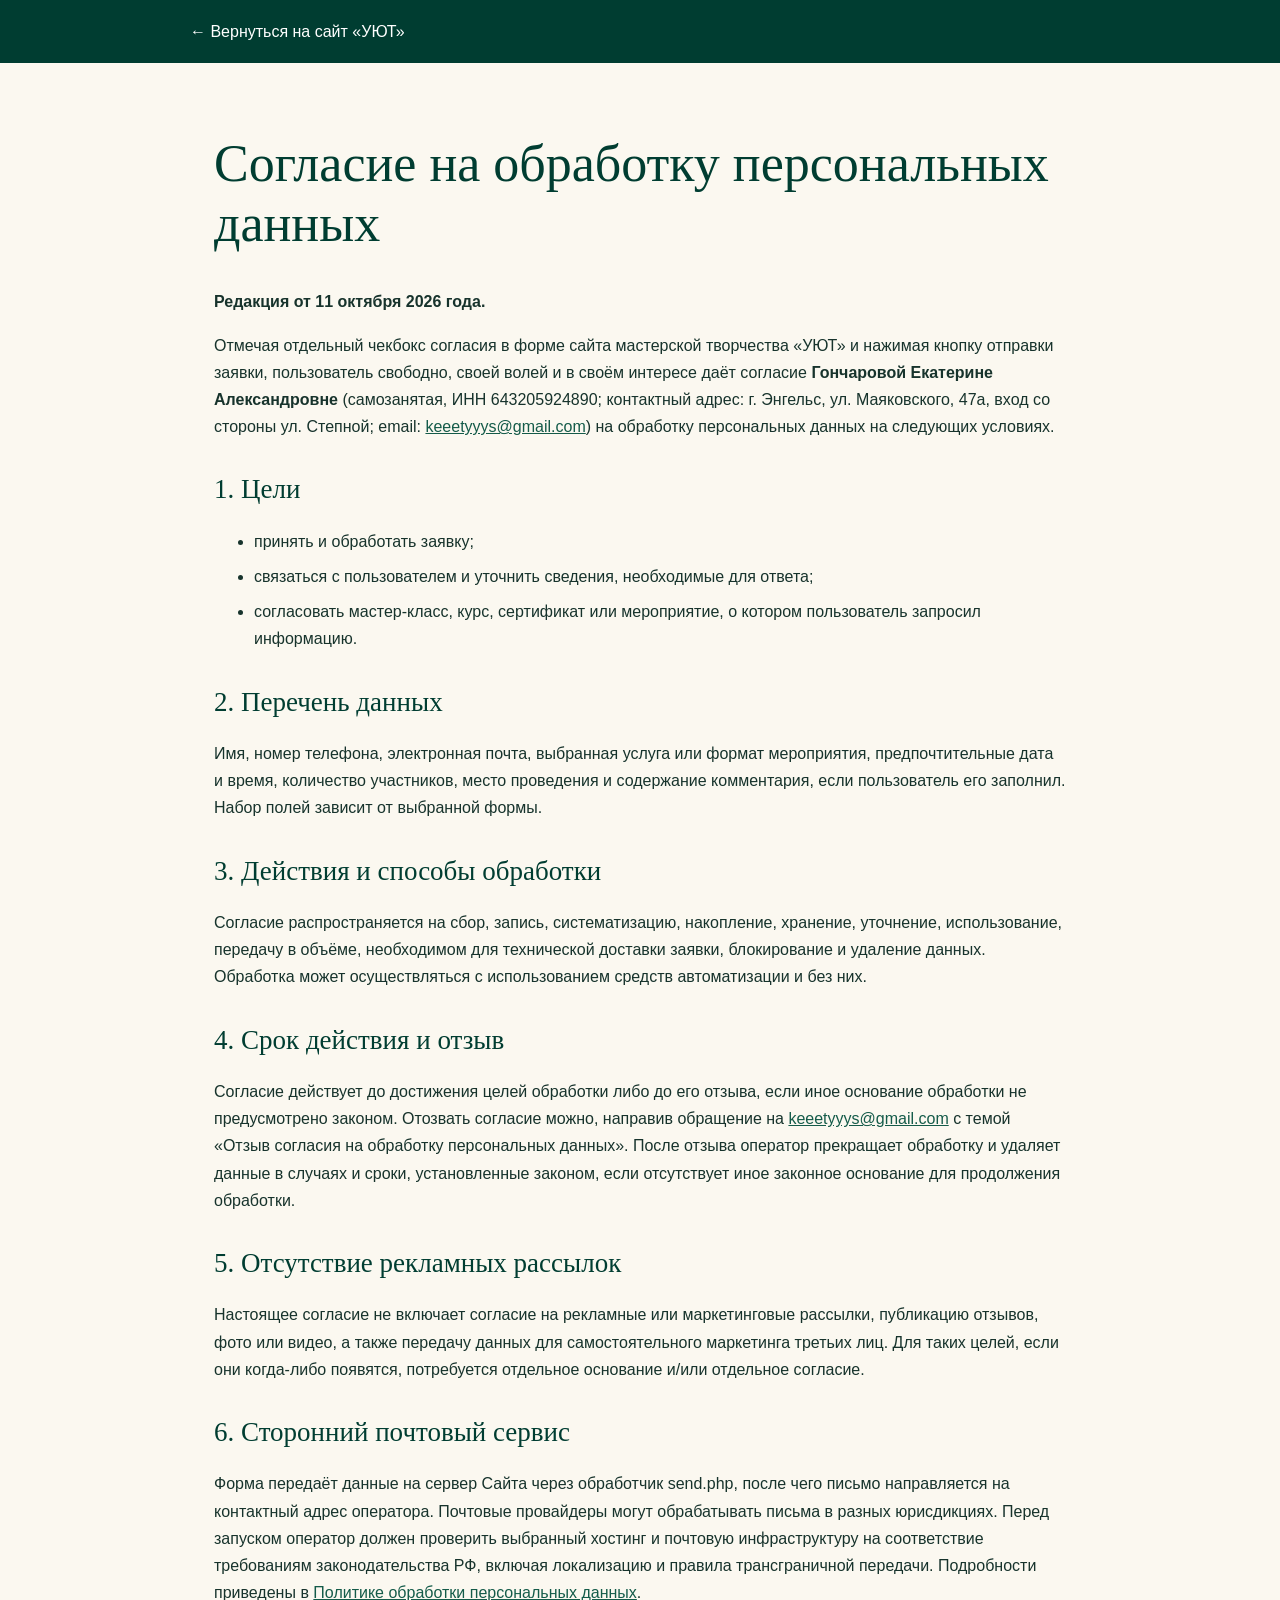
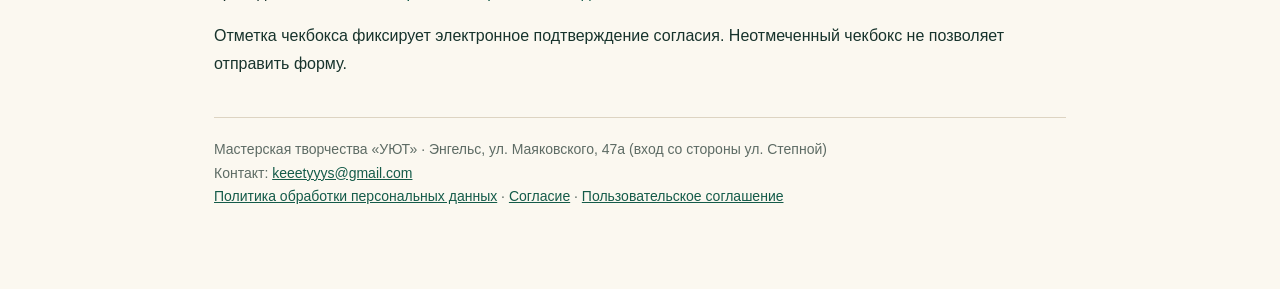
<file: consent.html>
<!doctype html><html lang="ru"><head><meta charset="utf-8"><meta name="viewport" content="width=device-width,initial-scale=1"><meta name="robots" content="index,follow"><title>Согласие на обработку персональных данных — УЮТ</title><link rel="canonical" href="https://uyutengels.ru/consent.html"><style>:root{--green:#003d31;--cream:#f5f0e5;--gold:#b58b43;--ink:#17332c;--muted:#5d6b64}*{box-sizing:border-box}body{margin:0;background:#fbf8f0;color:var(--ink);font:16px/1.7 Arial,sans-serif}.top{padding:18px max(20px,calc((100% - 900px)/2));background:var(--green);color:#fff}.top a{color:#fff;text-decoration:none}.page{max-width:900px;margin:auto;padding:36px 24px 80px}h1,h2{font-family:Georgia,serif;font-weight:400;color:var(--green);line-height:1.15}h1{font-size:clamp(34px,5vw,52px)}h2{font-size:27px;margin-top:34px}li{margin-bottom:8px}a{color:#145b49;overflow-wrap:anywhere}.note{background:#f0eadb;border-left:3px solid var(--gold);padding:14px 18px;margin:24px 0}.foot{border-top:1px solid #ddd4c2;padding-top:20px;margin-top:40px;font-size:14px;color:var(--muted)}@media(max-width:600px){.page{padding:25px 18px 55px}body{font-size:15px}}</style></head><body><div class="top"><a href="index.html">← Вернуться на сайт «УЮТ»</a></div><main class="page"><h1>Согласие на обработку персональных данных</h1><p><strong>Редакция от 11 октября 2026 года.</strong></p><p>Отмечая отдельный чекбокс согласия в форме сайта мастерской творчества «УЮТ» и нажимая кнопку отправки заявки, пользователь свободно, своей волей и в своём интересе даёт согласие <strong>Гончаровой Екатерине Александровне</strong> (самозанятая, ИНН 643205924890; контактный адрес: г. Энгельс, ул. Маяковского, 47а, вход со стороны ул. Степной; email: <a href="mailto:keeetyyys@gmail.com">keeetyyys@gmail.com</a>) на обработку персональных данных на следующих условиях.</p>
<h2>1. Цели</h2><ul><li>принять и обработать заявку;</li><li>связаться с пользователем и уточнить сведения, необходимые для ответа;</li><li>согласовать мастер-класс, курс, сертификат или мероприятие, о котором пользователь запросил информацию.</li></ul>
<h2>2. Перечень данных</h2><p>Имя, номер телефона, электронная почта, выбранная услуга или формат мероприятия, предпочтительные дата и время, количество участников, место проведения и содержание комментария, если пользователь его заполнил. Набор полей зависит от выбранной формы.</p>
<h2>3. Действия и способы обработки</h2><p>Согласие распространяется на сбор, запись, систематизацию, накопление, хранение, уточнение, использование, передачу в объёме, необходимом для технической доставки заявки, блокирование и удаление данных. Обработка может осуществляться с использованием средств автоматизации и без них.</p>
<h2>4. Срок действия и отзыв</h2><p>Согласие действует до достижения целей обработки либо до его отзыва, если иное основание обработки не предусмотрено законом. Отозвать согласие можно, направив обращение на <a href="mailto:keeetyyys@gmail.com">keeetyyys@gmail.com</a> с темой «Отзыв согласия на обработку персональных данных». После отзыва оператор прекращает обработку и удаляет данные в случаях и сроки, установленные законом, если отсутствует иное законное основание для продолжения обработки.</p>
<h2>5. Отсутствие рекламных рассылок</h2><p>Настоящее согласие не включает согласие на рекламные или маркетинговые рассылки, публикацию отзывов, фото или видео, а также передачу данных для самостоятельного маркетинга третьих лиц. Для таких целей, если они когда-либо появятся, потребуется отдельное основание и/или отдельное согласие.</p>
<h2>6. Сторонний почтовый сервис</h2><p>Форма передаёт данные на сервер Сайта через обработчик send.php, после чего письмо направляется на контактный адрес оператора. Почтовые провайдеры могут обрабатывать письма в разных юрисдикциях. Перед запуском оператор должен проверить выбранный хостинг и почтовую инфраструктуру на соответствие требованиям законодательства РФ, включая локализацию и правила трансграничной передачи. Подробности приведены в <a href="privacy.html">Политике обработки персональных данных</a>.</p>
<p>Отметка чекбокса фиксирует электронное подтверждение согласия. Неотмеченный чекбокс не позволяет отправить форму.</p><div class="foot">Мастерская творчества «УЮТ» · Энгельс, ул. Маяковского, 47а (вход со стороны ул. Степной)<br>Контакт: <a href="mailto:keeetyyys@gmail.com">keeetyyys@gmail.com</a><br><a href="privacy.html">Политика обработки персональных данных</a> · <a href="consent.html">Согласие</a> · <a href="user-agreement.html">Пользовательское соглашение</a></div></main></body></html>
</file>
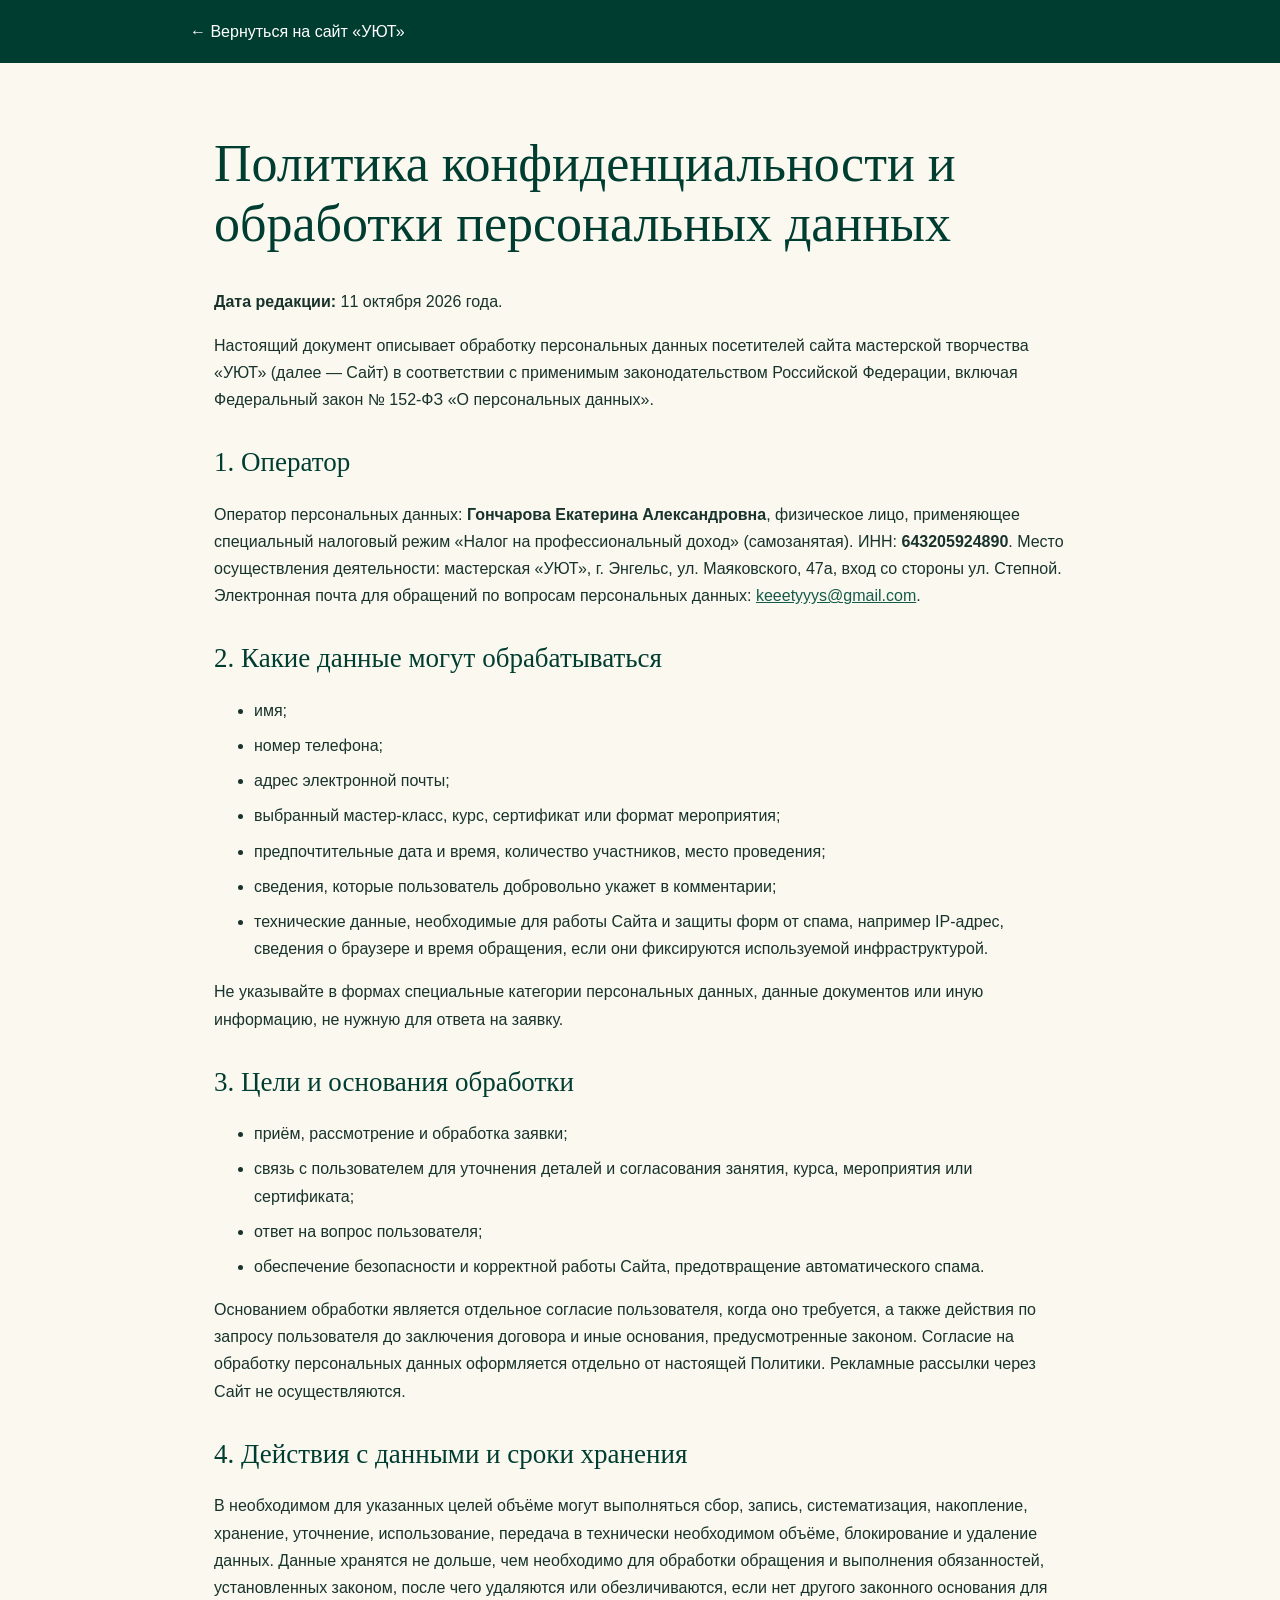
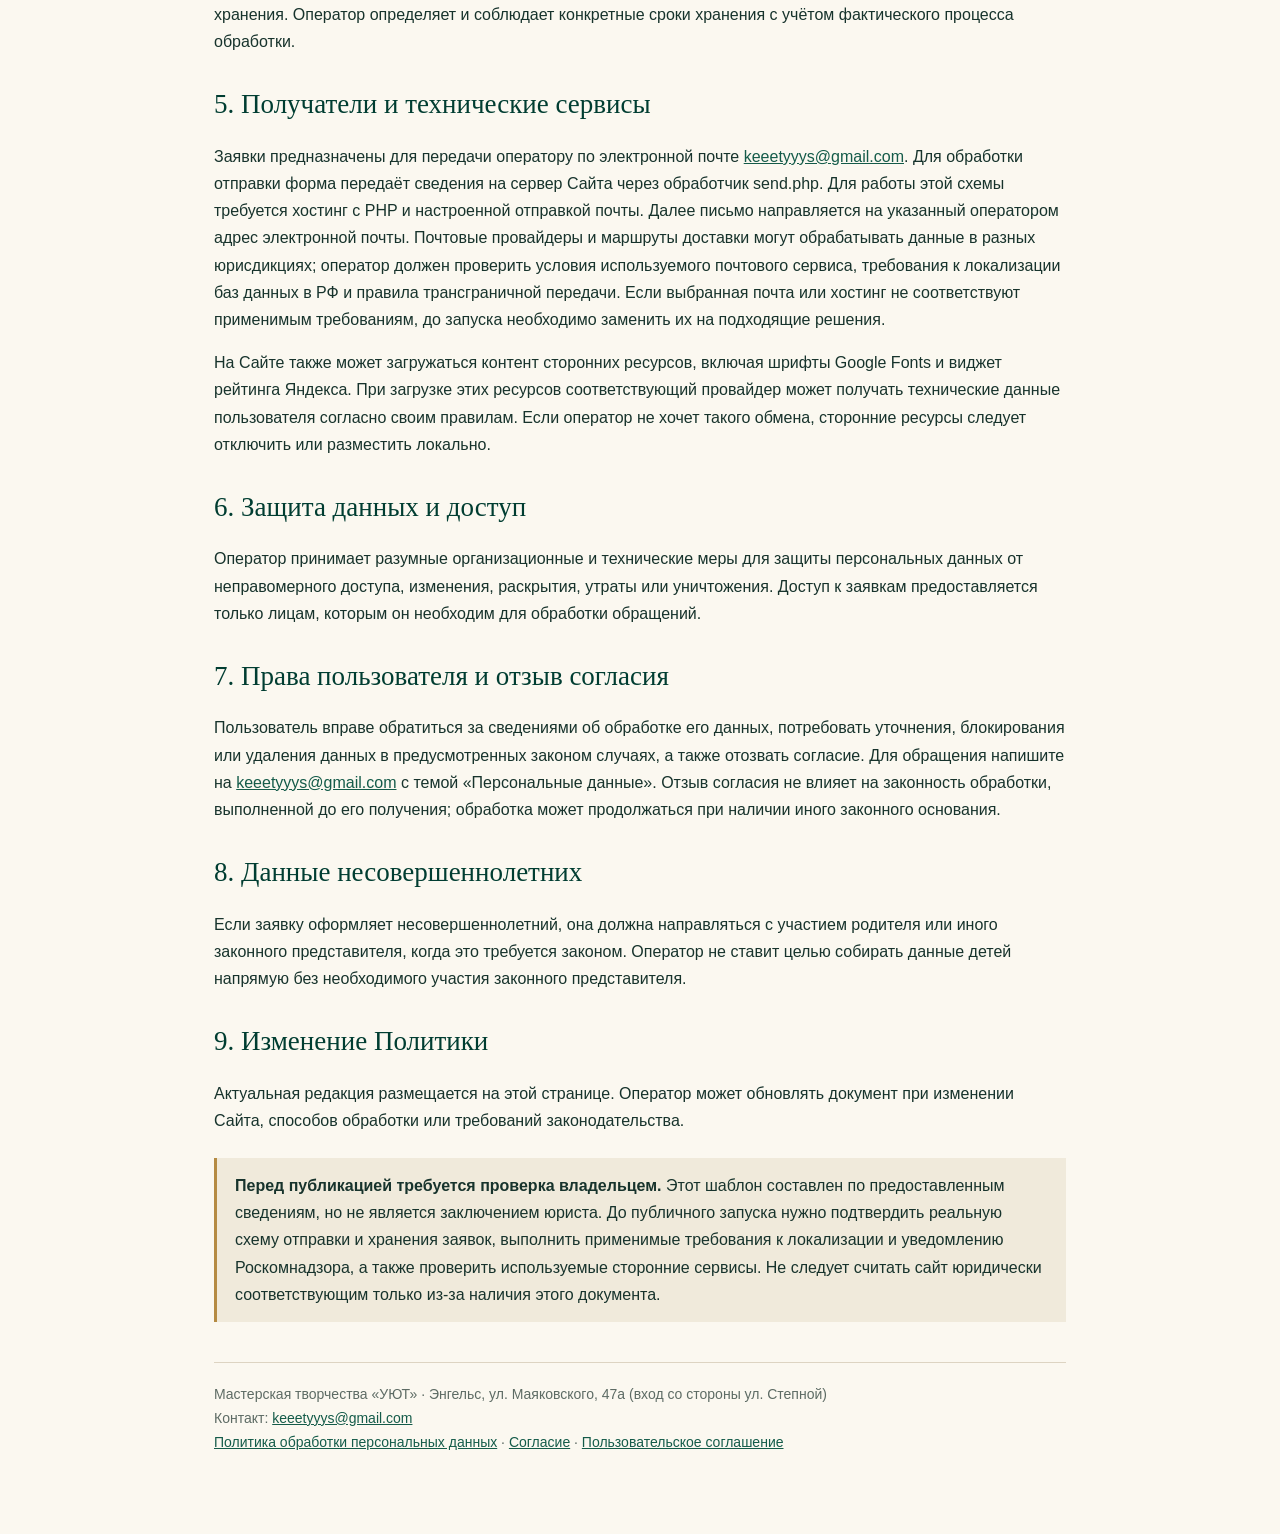
<file: privacy.html>
<!doctype html><html lang="ru"><head><meta charset="utf-8"><meta name="viewport" content="width=device-width,initial-scale=1"><meta name="robots" content="index,follow"><title>Политика конфиденциальности — УЮТ</title><link rel="canonical" href="https://uyutengels.ru/privacy.html"><style>:root{--green:#003d31;--cream:#f5f0e5;--gold:#b58b43;--ink:#17332c;--muted:#5d6b64}*{box-sizing:border-box}body{margin:0;background:#fbf8f0;color:var(--ink);font:16px/1.7 Arial,sans-serif}.top{padding:18px max(20px,calc((100% - 900px)/2));background:var(--green);color:#fff}.top a{color:#fff;text-decoration:none}.page{max-width:900px;margin:auto;padding:36px 24px 80px}h1,h2{font-family:Georgia,serif;font-weight:400;color:var(--green);line-height:1.15}h1{font-size:clamp(34px,5vw,52px)}h2{font-size:27px;margin-top:34px}li{margin-bottom:8px}a{color:#145b49;overflow-wrap:anywhere}.note{background:#f0eadb;border-left:3px solid var(--gold);padding:14px 18px;margin:24px 0}.foot{border-top:1px solid #ddd4c2;padding-top:20px;margin-top:40px;font-size:14px;color:var(--muted)}@media(max-width:600px){.page{padding:25px 18px 55px}body{font-size:15px}}</style></head><body><div class="top"><a href="index.html">← Вернуться на сайт «УЮТ»</a></div><main class="page"><h1>Политика конфиденциальности и обработки персональных данных</h1><p><strong>Дата редакции:</strong> 11 октября 2026 года.</p><p>Настоящий документ описывает обработку персональных данных посетителей сайта мастерской творчества «УЮТ» (далее — Сайт) в соответствии с применимым законодательством Российской Федерации, включая Федеральный закон № 152-ФЗ «О персональных данных».</p>
<h2>1. Оператор</h2><p>Оператор персональных данных: <strong>Гончарова Екатерина Александровна</strong>, физическое лицо, применяющее специальный налоговый режим «Налог на профессиональный доход» (самозанятая). ИНН: <strong>643205924890</strong>. Место осуществления деятельности: мастерская «УЮТ», г. Энгельс, ул. Маяковского, 47а, вход со стороны ул. Степной. Электронная почта для обращений по вопросам персональных данных: <a href="mailto:keeetyyys@gmail.com">keeetyyys@gmail.com</a>.</p>
<h2>2. Какие данные могут обрабатываться</h2><ul><li>имя;</li><li>номер телефона;</li><li>адрес электронной почты;</li><li>выбранный мастер-класс, курс, сертификат или формат мероприятия;</li><li>предпочтительные дата и время, количество участников, место проведения;</li><li>сведения, которые пользователь добровольно укажет в комментарии;</li><li>технические данные, необходимые для работы Сайта и защиты форм от спама, например IP-адрес, сведения о браузере и время обращения, если они фиксируются используемой инфраструктурой.</li></ul><p>Не указывайте в формах специальные категории персональных данных, данные документов или иную информацию, не нужную для ответа на заявку.</p>
<h2>3. Цели и основания обработки</h2><ul><li>приём, рассмотрение и обработка заявки;</li><li>связь с пользователем для уточнения деталей и согласования занятия, курса, мероприятия или сертификата;</li><li>ответ на вопрос пользователя;</li><li>обеспечение безопасности и корректной работы Сайта, предотвращение автоматического спама.</li></ul><p>Основанием обработки является отдельное согласие пользователя, когда оно требуется, а также действия по запросу пользователя до заключения договора и иные основания, предусмотренные законом. Согласие на обработку персональных данных оформляется отдельно от настоящей Политики. Рекламные рассылки через Сайт не осуществляются.</p>
<h2>4. Действия с данными и сроки хранения</h2><p>В необходимом для указанных целей объёме могут выполняться сбор, запись, систематизация, накопление, хранение, уточнение, использование, передача в технически необходимом объёме, блокирование и удаление данных. Данные хранятся не дольше, чем необходимо для обработки обращения и выполнения обязанностей, установленных законом, после чего удаляются или обезличиваются, если нет другого законного основания для хранения. Оператор определяет и соблюдает конкретные сроки хранения с учётом фактического процесса обработки.</p>
<h2>5. Получатели и технические сервисы</h2><p>Заявки предназначены для передачи оператору по электронной почте <a href="mailto:keeetyyys@gmail.com">keeetyyys@gmail.com</a>. Для обработки отправки форма передаёт сведения на сервер Сайта через обработчик send.php. Для работы этой схемы требуется хостинг с PHP и настроенной отправкой почты. Далее письмо направляется на указанный оператором адрес электронной почты. Почтовые провайдеры и маршруты доставки могут обрабатывать данные в разных юрисдикциях; оператор должен проверить условия используемого почтового сервиса, требования к локализации баз данных в РФ и правила трансграничной передачи. Если выбранная почта или хостинг не соответствуют применимым требованиям, до запуска необходимо заменить их на подходящие решения.</p><p>На Сайте также может загружаться контент сторонних ресурсов, включая шрифты Google Fonts и виджет рейтинга Яндекса. При загрузке этих ресурсов соответствующий провайдер может получать технические данные пользователя согласно своим правилам. Если оператор не хочет такого обмена, сторонние ресурсы следует отключить или разместить локально.</p>
<h2>6. Защита данных и доступ</h2><p>Оператор принимает разумные организационные и технические меры для защиты персональных данных от неправомерного доступа, изменения, раскрытия, утраты или уничтожения. Доступ к заявкам предоставляется только лицам, которым он необходим для обработки обращений.</p>
<h2>7. Права пользователя и отзыв согласия</h2><p>Пользователь вправе обратиться за сведениями об обработке его данных, потребовать уточнения, блокирования или удаления данных в предусмотренных законом случаях, а также отозвать согласие. Для обращения напишите на <a href="mailto:keeetyyys@gmail.com">keeetyyys@gmail.com</a> с темой «Персональные данные». Отзыв согласия не влияет на законность обработки, выполненной до его получения; обработка может продолжаться при наличии иного законного основания.</p>
<h2>8. Данные несовершеннолетних</h2><p>Если заявку оформляет несовершеннолетний, она должна направляться с участием родителя или иного законного представителя, когда это требуется законом. Оператор не ставит целью собирать данные детей напрямую без необходимого участия законного представителя.</p>
<h2>9. Изменение Политики</h2><p>Актуальная редакция размещается на этой странице. Оператор может обновлять документ при изменении Сайта, способов обработки или требований законодательства.</p>
<div class="note"><strong>Перед публикацией требуется проверка владельцем.</strong> Этот шаблон составлен по предоставленным сведениям, но не является заключением юриста. До публичного запуска нужно подтвердить реальную схему отправки и хранения заявок, выполнить применимые требования к локализации и уведомлению Роскомнадзора, а также проверить используемые сторонние сервисы. Не следует считать сайт юридически соответствующим только из-за наличия этого документа.</div><div class="foot">Мастерская творчества «УЮТ» · Энгельс, ул. Маяковского, 47а (вход со стороны ул. Степной)<br>Контакт: <a href="mailto:keeetyyys@gmail.com">keeetyyys@gmail.com</a><br><a href="privacy.html">Политика обработки персональных данных</a> · <a href="consent.html">Согласие</a> · <a href="user-agreement.html">Пользовательское соглашение</a></div></main></body></html>
</file>
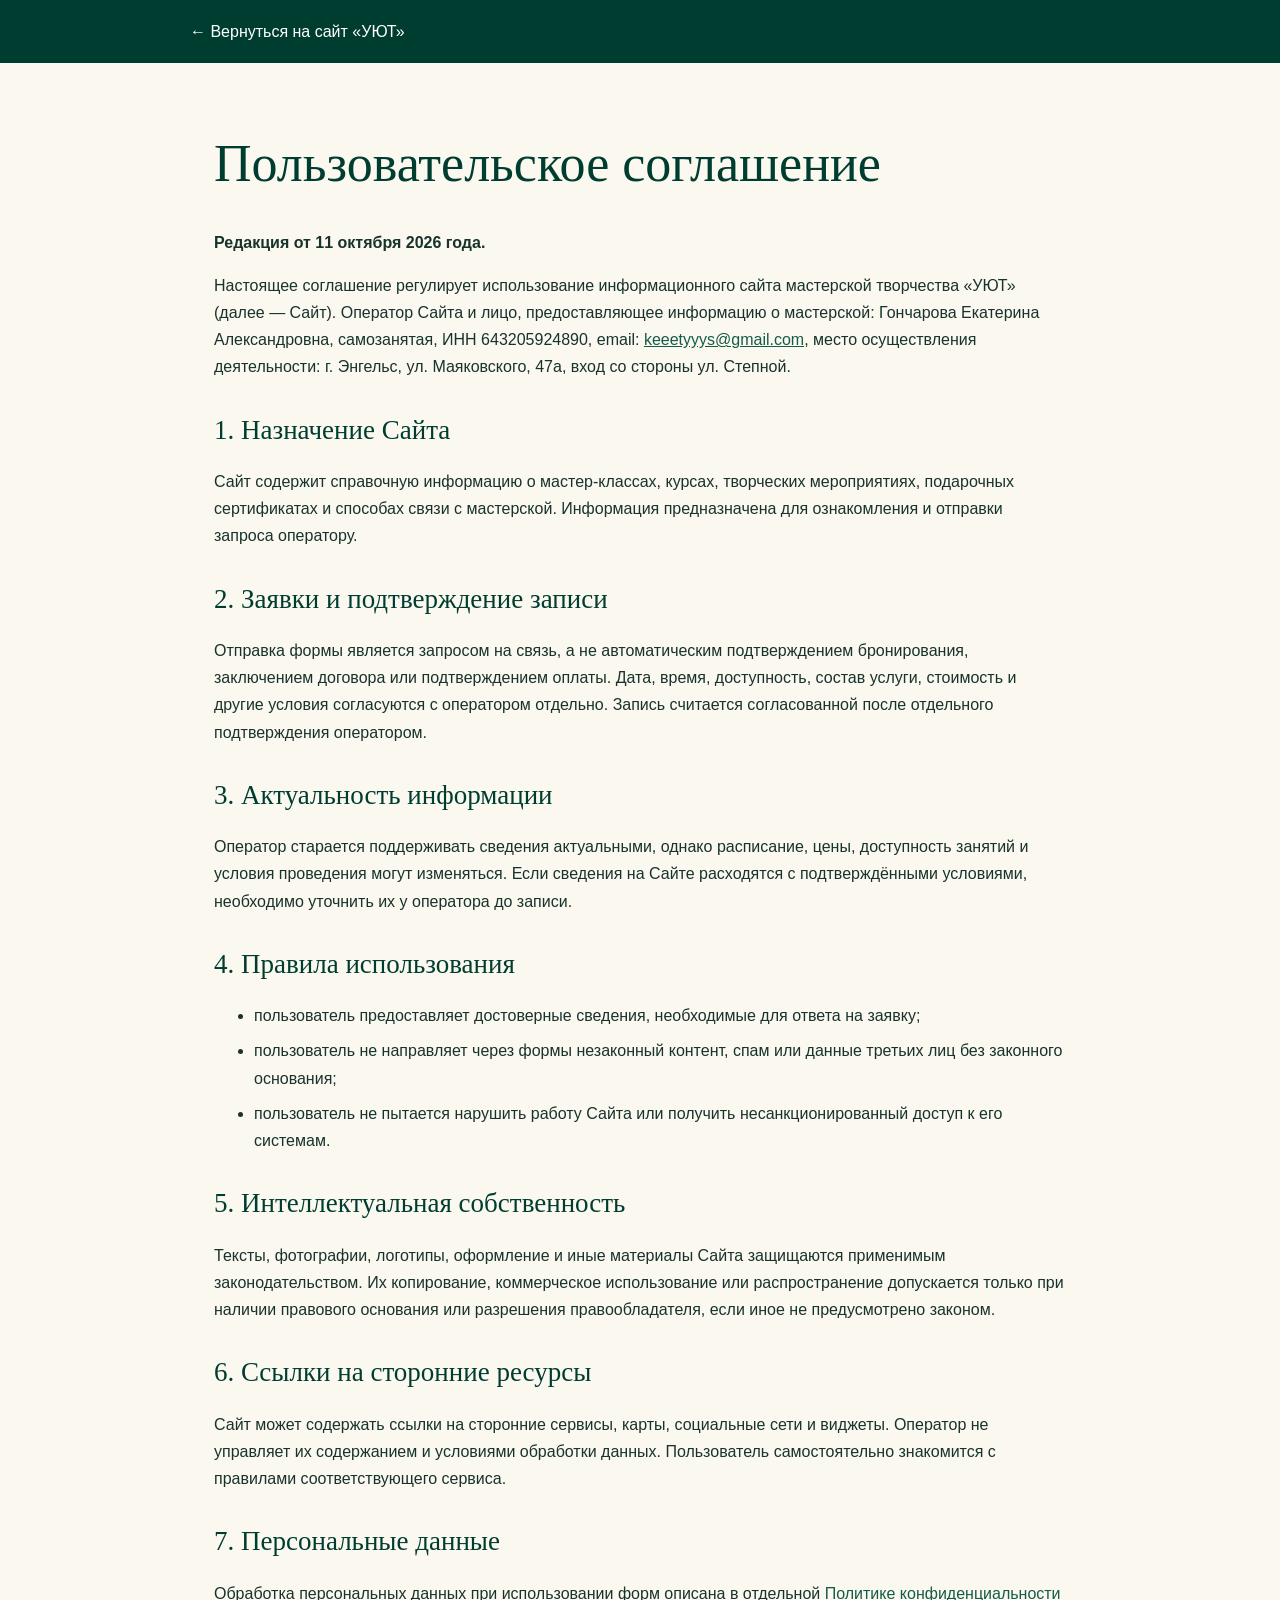
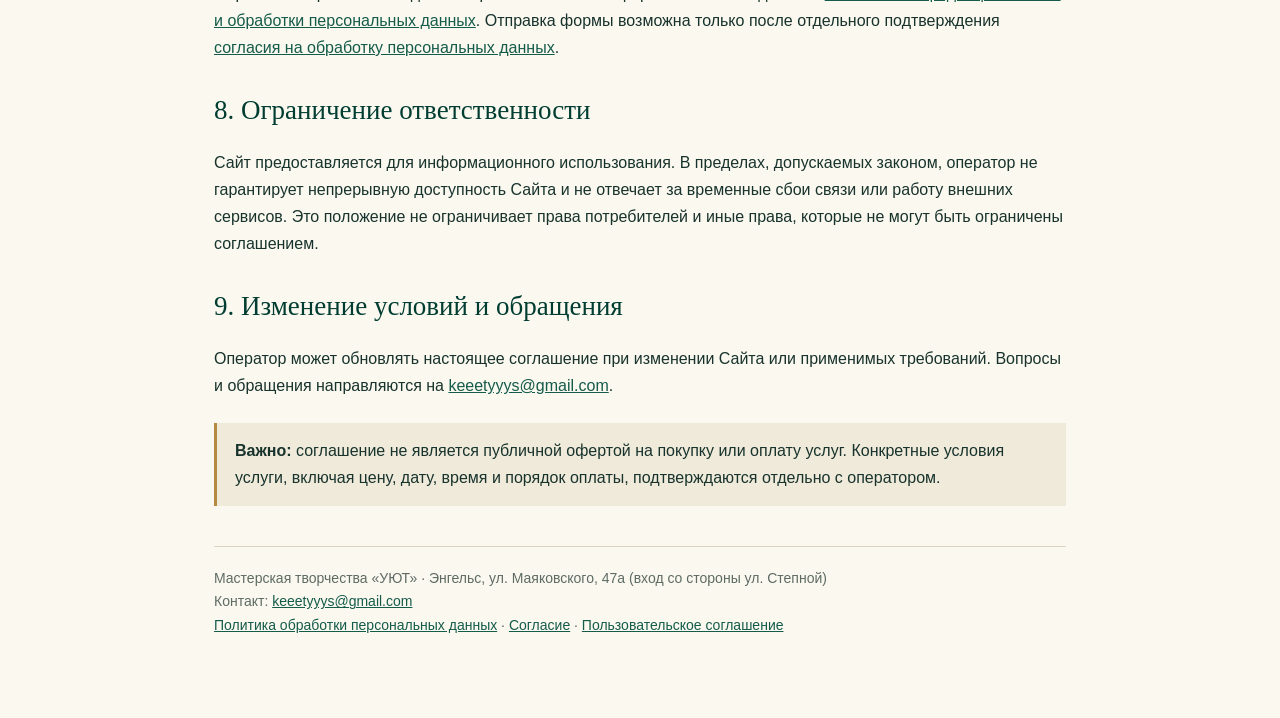
<file: user-agreement.html>
<!doctype html><html lang="ru"><head><meta charset="utf-8"><meta name="viewport" content="width=device-width,initial-scale=1"><meta name="robots" content="index,follow"><title>Пользовательское соглашение — УЮТ</title><link rel="canonical" href="https://uyutengels.ru/user-agreement.html"><style>:root{--green:#003d31;--cream:#f5f0e5;--gold:#b58b43;--ink:#17332c;--muted:#5d6b64}*{box-sizing:border-box}body{margin:0;background:#fbf8f0;color:var(--ink);font:16px/1.7 Arial,sans-serif}.top{padding:18px max(20px,calc((100% - 900px)/2));background:var(--green);color:#fff}.top a{color:#fff;text-decoration:none}.page{max-width:900px;margin:auto;padding:36px 24px 80px}h1,h2{font-family:Georgia,serif;font-weight:400;color:var(--green);line-height:1.15}h1{font-size:clamp(34px,5vw,52px)}h2{font-size:27px;margin-top:34px}li{margin-bottom:8px}a{color:#145b49;overflow-wrap:anywhere}.note{background:#f0eadb;border-left:3px solid var(--gold);padding:14px 18px;margin:24px 0}.foot{border-top:1px solid #ddd4c2;padding-top:20px;margin-top:40px;font-size:14px;color:var(--muted)}@media(max-width:600px){.page{padding:25px 18px 55px}body{font-size:15px}}</style></head><body><div class="top"><a href="index.html">← Вернуться на сайт «УЮТ»</a></div><main class="page"><h1>Пользовательское соглашение</h1><p><strong>Редакция от 11 октября 2026 года.</strong></p><p>Настоящее соглашение регулирует использование информационного сайта мастерской творчества «УЮТ» (далее — Сайт). Оператор Сайта и лицо, предоставляющее информацию о мастерской: Гончарова Екатерина Александровна, самозанятая, ИНН 643205924890, email: <a href="mailto:keeetyyys@gmail.com">keeetyyys@gmail.com</a>, место осуществления деятельности: г. Энгельс, ул. Маяковского, 47а, вход со стороны ул. Степной.</p>
<h2>1. Назначение Сайта</h2><p>Сайт содержит справочную информацию о мастер-классах, курсах, творческих мероприятиях, подарочных сертификатах и способах связи с мастерской. Информация предназначена для ознакомления и отправки запроса оператору.</p>
<h2>2. Заявки и подтверждение записи</h2><p>Отправка формы является запросом на связь, а не автоматическим подтверждением бронирования, заключением договора или подтверждением оплаты. Дата, время, доступность, состав услуги, стоимость и другие условия согласуются с оператором отдельно. Запись считается согласованной после отдельного подтверждения оператором.</p>
<h2>3. Актуальность информации</h2><p>Оператор старается поддерживать сведения актуальными, однако расписание, цены, доступность занятий и условия проведения могут изменяться. Если сведения на Сайте расходятся с подтверждёнными условиями, необходимо уточнить их у оператора до записи.</p>
<h2>4. Правила использования</h2><ul><li>пользователь предоставляет достоверные сведения, необходимые для ответа на заявку;</li><li>пользователь не направляет через формы незаконный контент, спам или данные третьих лиц без законного основания;</li><li>пользователь не пытается нарушить работу Сайта или получить несанкционированный доступ к его системам.</li></ul>
<h2>5. Интеллектуальная собственность</h2><p>Тексты, фотографии, логотипы, оформление и иные материалы Сайта защищаются применимым законодательством. Их копирование, коммерческое использование или распространение допускается только при наличии правового основания или разрешения правообладателя, если иное не предусмотрено законом.</p>
<h2>6. Ссылки на сторонние ресурсы</h2><p>Сайт может содержать ссылки на сторонние сервисы, карты, социальные сети и виджеты. Оператор не управляет их содержанием и условиями обработки данных. Пользователь самостоятельно знакомится с правилами соответствующего сервиса.</p>
<h2>7. Персональные данные</h2><p>Обработка персональных данных при использовании форм описана в отдельной <a href="privacy.html">Политике конфиденциальности и обработки персональных данных</a>. Отправка формы возможна только после отдельного подтверждения <a href="consent.html">согласия на обработку персональных данных</a>.</p>
<h2>8. Ограничение ответственности</h2><p>Сайт предоставляется для информационного использования. В пределах, допускаемых законом, оператор не гарантирует непрерывную доступность Сайта и не отвечает за временные сбои связи или работу внешних сервисов. Это положение не ограничивает права потребителей и иные права, которые не могут быть ограничены соглашением.</p>
<h2>9. Изменение условий и обращения</h2><p>Оператор может обновлять настоящее соглашение при изменении Сайта или применимых требований. Вопросы и обращения направляются на <a href="mailto:keeetyyys@gmail.com">keeetyyys@gmail.com</a>.</p>
<div class="note"><strong>Важно:</strong> соглашение не является публичной офертой на покупку или оплату услуг. Конкретные условия услуги, включая цену, дату, время и порядок оплаты, подтверждаются отдельно с оператором.</div><div class="foot">Мастерская творчества «УЮТ» · Энгельс, ул. Маяковского, 47а (вход со стороны ул. Степной)<br>Контакт: <a href="mailto:keeetyyys@gmail.com">keeetyyys@gmail.com</a><br><a href="privacy.html">Политика обработки персональных данных</a> · <a href="consent.html">Согласие</a> · <a href="user-agreement.html">Пользовательское соглашение</a></div></main></body></html>
</file>
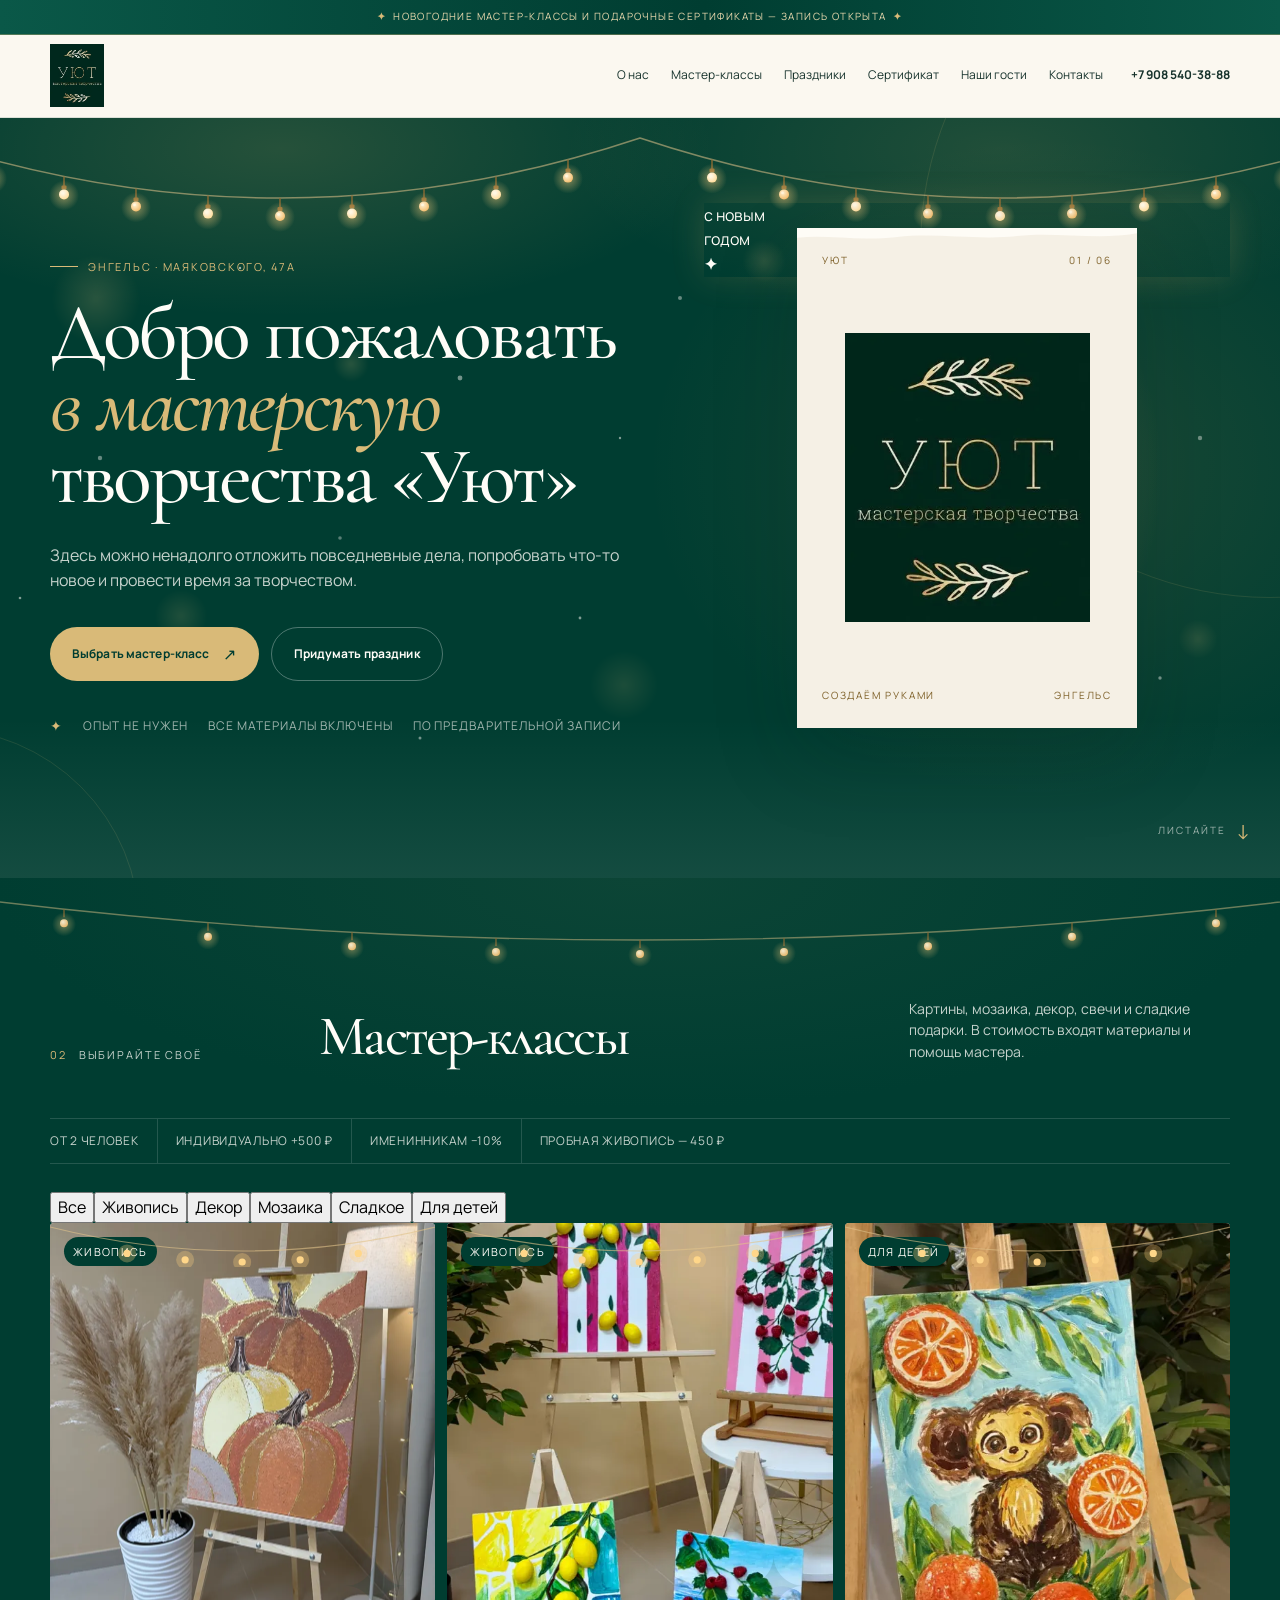
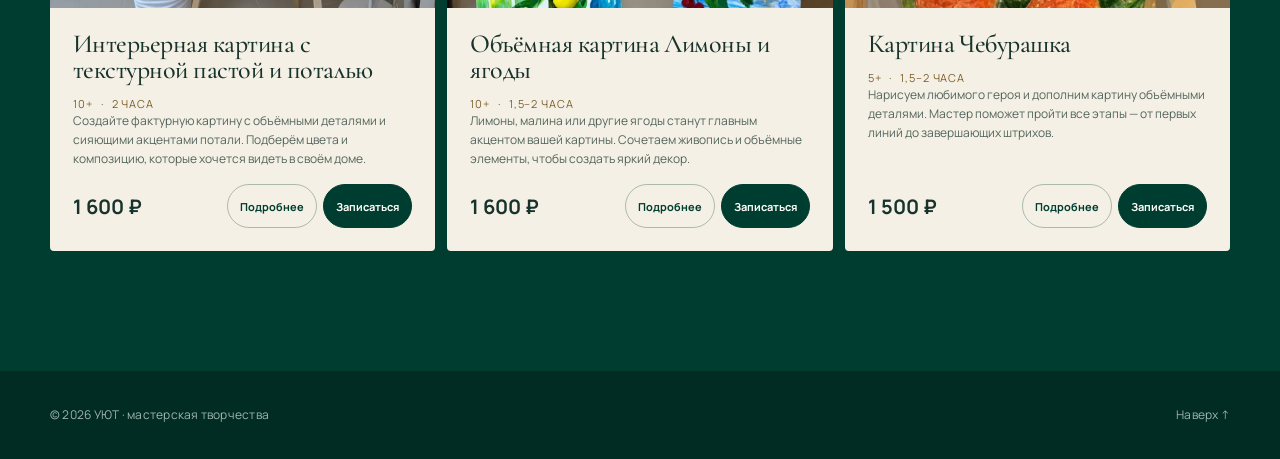
<file: docs/ny-mockups/variant-1.html>
<!DOCTYPE html>
<html lang="ru" class="js">
<head>
<meta charset="utf-8"/>
<meta content="width=device-width, initial-scale=1" name="viewport"/>
<title>УЮТ — новогодний макет · вариант 1 «Тёплый свет»</title>
<link href="https://fonts.googleapis.com" rel="preconnect"/>
<link crossorigin="" href="https://fonts.gstatic.com" rel="preconnect"/>
<link href="https://fonts.googleapis.com/css2?family=Cormorant+Garamond:wght@400;500;600&amp;family=Manrope:wght@400;500;600;700&amp;display=swap" rel="stylesheet"/>
<link href="../../assets/css/styles.css" rel="stylesheet"/>
<style>
/* Вариант 1 «Тёплый свет»: гирлянда с тёплым свечением, боке, мягкий снег. */
.reveal{opacity:1!important;transform:none!important}
.ny-bar{background:linear-gradient(90deg,#0a5848,#003d31 55%,#0a5848);color:#e9d9ae;font-size:10px;letter-spacing:.14em;text-transform:uppercase;text-align:center;padding:9px 16px;border-bottom:1px solid rgba(217,186,120,.35)}
.ny-bar b{color:var(--gold);font-weight:600}
.ny-lights-glow{position:absolute;inset:0;z-index:1;pointer-events:none;background:
 radial-gradient(620px 240px at 22% 4%,rgba(255,196,110,.15),transparent 70%),
 radial-gradient(620px 240px at 78% 4%,rgba(255,196,110,.13),transparent 70%),
 radial-gradient(560px 460px at 82% 46%,rgba(255,178,92,.11),transparent 72%)}
.ny-bokeh{position:absolute;border-radius:50%;pointer-events:none;z-index:1;filter:blur(1px);background:radial-gradient(circle,rgba(255,206,130,.32) 0%,rgba(255,206,130,0) 70%)}
.ny-garland{position:absolute;top:0;left:0;width:100%;height:170px;z-index:1;pointer-events:none}
.ny-snow{position:absolute;inset:0;width:100%;height:100%;z-index:1;pointer-events:none}
.hero-art:before{content:'';position:absolute;right:10px;top:-40px;width:480px;height:620px;background:radial-gradient(closest-side,rgba(255,190,110,.24),transparent 76%);z-index:0;pointer-events:none}
.hero-card-main{z-index:1}
.hero-stamp{display:grid!important;right:26px;bottom:20px;z-index:2;box-shadow:0 0 34px rgba(255,190,110,.16)}
@media(max-width:700px){.hero-stamp{right:20px;bottom:5px}}
.ny-card-snow{position:absolute;top:0;left:0;width:100%;height:16px;z-index:2;pointer-events:none}
.workshops{position:relative;background:radial-gradient(900px 320px at 50% 0,#0c4536,var(--green) 72%)}
.ny-garland-section{position:absolute;top:0;left:0;width:100%;height:110px;z-index:0;pointer-events:none;opacity:.95}
.workshops .wrap{position:relative;z-index:1}
.ny-card-swag{position:absolute;top:0;left:0;width:100%;height:44px;z-index:3;pointer-events:none}
.ny-snowcap{position:absolute;top:0;left:0;width:100%;height:13px;z-index:2;pointer-events:none}
@media(max-width:650px){
 .ny-garland{height:130px}
 .ny-bokeh:nth-child(odd){display:none}
 .hero-art:before{right:-40px;top:-20px;width:340px;height:420px}
 .ny-garland-section{height:80px}
}
</style>
</head>
<body>
<div class="ny-bar"><b>✦</b>&ensp;Новогодние мастер-классы и подарочные сертификаты — запись открыта&ensp;<b>✦</b></div>
<header class="site-header" id="top">
<div class="wrap header-inner">
<a aria-label="УЮТ — на главную" class="logo-lockup" href="#top">
<img alt="УЮТ — мастерская творчества" class="brand-logo" src="../../assets/img/logo/logo-original-crop-403.webp" width="403" height="474" decoding="async"/>
</a>
<nav aria-label="Основная навигация" class="main-nav">
<a href="#about">О нас</a><a href="#workshops">Мастер-классы</a><a href="#events">Праздники</a><a href="#certificate">Сертификат</a><a href="#guests">Наши гости</a><a href="#contacts">Контакты</a>
</nav>
<a class="header-phone" href="tel:+79085403888">+7 908 540-38-88</a>
<button aria-label="Меню" aria-expanded="false" type="button" class="burger"><i></i><i></i></button>
</div>
</header>
<main>
<section class="hero">
<div class="hero-orbit hero-orbit-a"></div><div class="hero-orbit hero-orbit-b"></div>
<div class="ny-lights-glow"></div>
<div class="ny-bokeh" style="left:4%;top:18%;width:90px;height:90px;opacity:.5"></div>
<div class="ny-bokeh" style="left:12%;top:62%;width:54px;height:54px;opacity:.4"></div>
<div class="ny-bokeh" style="left:26%;top:30%;width:36px;height:36px;opacity:.5"></div>
<div class="ny-bokeh" style="left:46%;top:70%;width:70px;height:70px;opacity:.35"></div>
<div class="ny-bokeh" style="left:58%;top:16%;width:44px;height:44px;opacity:.45"></div>
<div class="ny-bokeh" style="left:70%;top:58%;width:110px;height:110px;opacity:.4"></div>
<div class="ny-bokeh" style="left:84%;top:26%;width:60px;height:60px;opacity:.5"></div>
<div class="ny-bokeh" style="left:92%;top:66%;width:40px;height:40px;opacity:.4"></div>
<svg class="ny-garland" viewBox="0 0 1440 170" preserveAspectRatio="xMidYMin slice" aria-hidden="true">
<defs>
<radialGradient id="g1"><stop offset="0" stop-color="#ffcf7e" stop-opacity=".5"/><stop offset="1" stop-color="#ffcf7e" stop-opacity="0"/></radialGradient>
<radialGradient id="b1" cx=".38" cy=".34" r=".8"><stop offset="0" stop-color="#fff3d6"/><stop offset="1" stop-color="#f0b45c"/></radialGradient>
<radialGradient id="b2" cx=".38" cy=".34" r=".8"><stop offset="0" stop-color="#fffaf0"/><stop offset="1" stop-color="#ffd98f"/></radialGradient>
</defs>
<path d="M0,20 Q360,140 720,20 Q1080,140 1440,20" fill="none" stroke="rgba(226,196,138,.55)" stroke-width="1.6"/>
<g>
<g transform="translate(72,41.6)"><path d="M0,0 v10" stroke="#8a6a33" stroke-width="1.4"/><rect x="-2.5" y="9" width="5" height="4" rx="1" fill="#8a6a33"/><circle cy="19" r="15" fill="url(#g1)"/><circle cy="18" r="5" fill="url(#b1)"/><circle cx="-1.5" cy="16.4" r="1.4" fill="#fff6e0" opacity=".9"/></g>
<g transform="translate(144,58.4)"><path d="M0,0 v10" stroke="#8a6a33" stroke-width="1.4"/><rect x="-2.5" y="9" width="5" height="4" rx="1" fill="#8a6a33"/><circle cy="19" r="15" fill="url(#g1)"/><circle cy="18" r="5" fill="url(#b2)"/><circle cx="-1.5" cy="16.4" r="1.4" fill="#fff6e0" opacity=".9"/></g>
<g transform="translate(216,70.4)"><path d="M0,0 v10" stroke="#8a6a33" stroke-width="1.4"/><rect x="-2.5" y="9" width="5" height="4" rx="1" fill="#8a6a33"/><circle cy="19" r="15" fill="url(#g1)"/><circle cy="18" r="5" fill="url(#b1)"/><circle cx="-1.5" cy="16.4" r="1.4" fill="#fff6e0" opacity=".9"/></g>
<g transform="translate(288,77.6)"><path d="M0,0 v10" stroke="#8a6a33" stroke-width="1.4"/><rect x="-2.5" y="9" width="5" height="4" rx="1" fill="#8a6a33"/><circle cy="19" r="15" fill="url(#g1)"/><circle cy="18" r="5" fill="url(#b2)"/><circle cx="-1.5" cy="16.4" r="1.4" fill="#fff6e0" opacity=".9"/></g>
<g transform="translate(360,80)"><path d="M0,0 v10" stroke="#8a6a33" stroke-width="1.4"/><rect x="-2.5" y="9" width="5" height="4" rx="1" fill="#8a6a33"/><circle cy="19" r="15" fill="url(#g1)"/><circle cy="18" r="5" fill="url(#b1)"/><circle cx="-1.5" cy="16.4" r="1.4" fill="#fff6e0" opacity=".9"/></g>
<g transform="translate(432,77.6)"><path d="M0,0 v10" stroke="#8a6a33" stroke-width="1.4"/><rect x="-2.5" y="9" width="5" height="4" rx="1" fill="#8a6a33"/><circle cy="19" r="15" fill="url(#g1)"/><circle cy="18" r="5" fill="url(#b2)"/><circle cx="-1.5" cy="16.4" r="1.4" fill="#fff6e0" opacity=".9"/></g>
<g transform="translate(504,70.4)"><path d="M0,0 v10" stroke="#8a6a33" stroke-width="1.4"/><rect x="-2.5" y="9" width="5" height="4" rx="1" fill="#8a6a33"/><circle cy="19" r="15" fill="url(#g1)"/><circle cy="18" r="5" fill="url(#b1)"/><circle cx="-1.5" cy="16.4" r="1.4" fill="#fff6e0" opacity=".9"/></g>
<g transform="translate(576,58.4)"><path d="M0,0 v10" stroke="#8a6a33" stroke-width="1.4"/><rect x="-2.5" y="9" width="5" height="4" rx="1" fill="#8a6a33"/><circle cy="19" r="15" fill="url(#g1)"/><circle cy="18" r="5" fill="url(#b2)"/><circle cx="-1.5" cy="16.4" r="1.4" fill="#fff6e0" opacity=".9"/></g>
<g transform="translate(648,41.6)"><path d="M0,0 v10" stroke="#8a6a33" stroke-width="1.4"/><rect x="-2.5" y="9" width="5" height="4" rx="1" fill="#8a6a33"/><circle cy="19" r="15" fill="url(#g1)"/><circle cy="18" r="5" fill="url(#b1)"/><circle cx="-1.5" cy="16.4" r="1.4" fill="#fff6e0" opacity=".9"/></g>
<g transform="translate(792,41.6)"><path d="M0,0 v10" stroke="#8a6a33" stroke-width="1.4"/><rect x="-2.5" y="9" width="5" height="4" rx="1" fill="#8a6a33"/><circle cy="19" r="15" fill="url(#g1)"/><circle cy="18" r="5" fill="url(#b2)"/><circle cx="-1.5" cy="16.4" r="1.4" fill="#fff6e0" opacity=".9"/></g>
<g transform="translate(864,58.4)"><path d="M0,0 v10" stroke="#8a6a33" stroke-width="1.4"/><rect x="-2.5" y="9" width="5" height="4" rx="1" fill="#8a6a33"/><circle cy="19" r="15" fill="url(#g1)"/><circle cy="18" r="5" fill="url(#b1)"/><circle cx="-1.5" cy="16.4" r="1.4" fill="#fff6e0" opacity=".9"/></g>
<g transform="translate(936,70.4)"><path d="M0,0 v10" stroke="#8a6a33" stroke-width="1.4"/><rect x="-2.5" y="9" width="5" height="4" rx="1" fill="#8a6a33"/><circle cy="19" r="15" fill="url(#g1)"/><circle cy="18" r="5" fill="url(#b2)"/><circle cx="-1.5" cy="16.4" r="1.4" fill="#fff6e0" opacity=".9"/></g>
<g transform="translate(1008,77.6)"><path d="M0,0 v10" stroke="#8a6a33" stroke-width="1.4"/><rect x="-2.5" y="9" width="5" height="4" rx="1" fill="#8a6a33"/><circle cy="19" r="15" fill="url(#g1)"/><circle cy="18" r="5" fill="url(#b1)"/><circle cx="-1.5" cy="16.4" r="1.4" fill="#fff6e0" opacity=".9"/></g>
<g transform="translate(1080,80)"><path d="M0,0 v10" stroke="#8a6a33" stroke-width="1.4"/><rect x="-2.5" y="9" width="5" height="4" rx="1" fill="#8a6a33"/><circle cy="19" r="15" fill="url(#g1)"/><circle cy="18" r="5" fill="url(#b2)"/><circle cx="-1.5" cy="16.4" r="1.4" fill="#fff6e0" opacity=".9"/></g>
<g transform="translate(1152,77.6)"><path d="M0,0 v10" stroke="#8a6a33" stroke-width="1.4"/><rect x="-2.5" y="9" width="5" height="4" rx="1" fill="#8a6a33"/><circle cy="19" r="15" fill="url(#g1)"/><circle cy="18" r="5" fill="url(#b1)"/><circle cx="-1.5" cy="16.4" r="1.4" fill="#fff6e0" opacity=".9"/></g>
<g transform="translate(1224,70.4)"><path d="M0,0 v10" stroke="#8a6a33" stroke-width="1.4"/><rect x="-2.5" y="9" width="5" height="4" rx="1" fill="#8a6a33"/><circle cy="19" r="15" fill="url(#g1)"/><circle cy="18" r="5" fill="url(#b2)"/><circle cx="-1.5" cy="16.4" r="1.4" fill="#fff6e0" opacity=".9"/></g>
<g transform="translate(1296,58.4)"><path d="M0,0 v10" stroke="#8a6a33" stroke-width="1.4"/><rect x="-2.5" y="9" width="5" height="4" rx="1" fill="#8a6a33"/><circle cy="19" r="15" fill="url(#g1)"/><circle cy="18" r="5" fill="url(#b1)"/><circle cx="-1.5" cy="16.4" r="1.4" fill="#fff6e0" opacity=".9"/></g>
<g transform="translate(1368,41.6)"><path d="M0,0 v10" stroke="#8a6a33" stroke-width="1.4"/><rect x="-2.5" y="9" width="5" height="4" rx="1" fill="#8a6a33"/><circle cy="19" r="15" fill="url(#g1)"/><circle cy="18" r="5" fill="url(#b2)"/><circle cx="-1.5" cy="16.4" r="1.4" fill="#fff6e0" opacity=".9"/></g>
</g>
</svg>
<svg class="ny-snow" viewBox="0 0 1440 760" preserveAspectRatio="xMidYMid slice" aria-hidden="true">
<g fill="#fffdf8">
<circle cx="60" cy="210" r="1.6" opacity=".5"/><circle cx="180" cy="340" r="2.2" opacity=".4"/><circle cx="320" cy="150" r="1.2" opacity=".6"/><circle cx="420" cy="420" r="1.8" opacity=".35"/><circle cx="540" cy="260" r="2.4" opacity=".45"/><circle cx="660" cy="500" r="1.4" opacity=".5"/><circle cx="760" cy="180" r="2" opacity=".4"/><circle cx="880" cy="380" r="1.6" opacity=".55"/><circle cx="980" cy="240" r="2.6" opacity=".35"/><circle cx="1080" cy="460" r="1.8" opacity=".45"/><circle cx="1180" cy="150" r="1.4" opacity=".6"/><circle cx="1280" cy="320" r="2.2" opacity=".4"/><circle cx="1380" cy="220" r="1.6" opacity=".5"/><circle cx="240" cy="560" r="2" opacity=".35"/><circle cx="500" cy="620" r="1.5" opacity=".45"/><circle cx="900" cy="600" r="2.2" opacity=".35"/><circle cx="1240" cy="560" r="1.7" opacity=".45"/><circle cx="1400" cy="480" r="2" opacity=".4"/><circle cx="100" cy="480" r="1.3" opacity=".5"/><circle cx="700" cy="320" r="1.2" opacity=".5"/>
</g>
</svg>
<div class="wrap hero-grid">
<div class="hero-copy reveal">
<div class="kicker"><span></span> Энгельс · Маяковского, 47а</div>
<h1>Добро пожаловать<br/><em>в мастерскую</em><br/>творчества «Уют»</h1>
<p>Здесь можно ненадолго отложить повседневные дела, попробовать что-то новое и провести время за творчеством.</p>
<div class="hero-actions"><a class="button button-gold" href="#workshops">Выбрать мастер-класс <b>↗</b></a><button class="button button-line" type="button">Придумать праздник</button></div>
<div class="hero-note"><span class="spark">✦</span><span>Опыт не нужен</span><span>Все материалы включены</span><span>По предварительной записи</span></div>
</div>
<div class="hero-art reveal reveal-delay">
<div class="hero-card-main">
<svg class="ny-card-snow" viewBox="0 0 340 18" preserveAspectRatio="none" aria-hidden="true"><path d="M0,0 H340 V6 C300,14 260,4 220,9 C180,14 140,5 100,10 C60,15 30,7 0,11 Z" fill="#fffdf8" opacity=".92"/></svg>
<div class="hero-card-top"><span>УЮТ</span><span>01 / 06</span></div>
<img alt="Оригинальный логотип мастерской «УЮТ»" class="hero-original-logo" src="../../assets/img/logo/logo-original-crop-403.webp" width="403" height="474" decoding="async"/>
<div class="hero-card-bottom"><span>создаём руками</span><span>Энгельс</span></div>
</div>
<div class="hero-stamp">с новым<br/>годом<br/><b>✦</b></div>
</div>
</div>
<a class="scroll-cue" href="#workshops"><span>листайте</span><b>↓</b></a>
</section>
<section class="workshops" id="workshops">
<svg class="ny-garland-section" viewBox="0 0 1440 110" preserveAspectRatio="xMidYMin slice" aria-hidden="true">
<defs>
<radialGradient id="g2"><stop offset="0" stop-color="#ffcf7e" stop-opacity=".45"/><stop offset="1" stop-color="#ffcf7e" stop-opacity="0"/></radialGradient>
<radialGradient id="b3" cx=".38" cy=".34" r=".8"><stop offset="0" stop-color="#fff3d6"/><stop offset="1" stop-color="#f0b45c"/></radialGradient>
</defs>
<path d="M0,14 Q720,110 1440,14" fill="none" stroke="rgba(226,196,138,.5)" stroke-width="1.4"/>
<g>
<g transform="translate(144,31.3)"><path d="M0,0 v8" stroke="#8a6a33" stroke-width="1.2"/><circle cy="15" r="12" fill="url(#g2)"/><circle cy="14" r="4" fill="url(#b3)"/></g>
<g transform="translate(288,44.7)"><path d="M0,0 v8" stroke="#8a6a33" stroke-width="1.2"/><circle cy="15" r="12" fill="url(#g2)"/><circle cy="14" r="4" fill="url(#b3)"/></g>
<g transform="translate(432,54.3)"><path d="M0,0 v8" stroke="#8a6a33" stroke-width="1.2"/><circle cy="15" r="12" fill="url(#g2)"/><circle cy="14" r="4" fill="url(#b3)"/></g>
<g transform="translate(576,60.1)"><path d="M0,0 v8" stroke="#8a6a33" stroke-width="1.2"/><circle cy="15" r="12" fill="url(#g2)"/><circle cy="14" r="4" fill="url(#b3)"/></g>
<g transform="translate(720,62)"><path d="M0,0 v8" stroke="#8a6a33" stroke-width="1.2"/><circle cy="15" r="12" fill="url(#g2)"/><circle cy="14" r="4" fill="url(#b3)"/></g>
<g transform="translate(864,60.1)"><path d="M0,0 v8" stroke="#8a6a33" stroke-width="1.2"/><circle cy="15" r="12" fill="url(#g2)"/><circle cy="14" r="4" fill="url(#b3)"/></g>
<g transform="translate(1008,54.3)"><path d="M0,0 v8" stroke="#8a6a33" stroke-width="1.2"/><circle cy="15" r="12" fill="url(#g2)"/><circle cy="14" r="4" fill="url(#b3)"/></g>
<g transform="translate(1152,44.7)"><path d="M0,0 v8" stroke="#8a6a33" stroke-width="1.2"/><circle cy="15" r="12" fill="url(#g2)"/><circle cy="14" r="4" fill="url(#b3)"/></g>
<g transform="translate(1296,31.3)"><path d="M0,0 v8" stroke="#8a6a33" stroke-width="1.2"/><circle cy="15" r="12" fill="url(#g2)"/><circle cy="14" r="4" fill="url(#b3)"/></g>
</g>
</svg>
<div class="wrap">
<div class="section-intro reveal"><div class="section-label light">02 <span>Выбирайте своё</span></div><h2>Мастер-классы</h2><p>Картины, мозаика, декор, свечи и сладкие подарки. В стоимость входят материалы и помощь мастера.</p></div>
<div class="rules reveal"><span>от 2 человек</span><span>индивидуально +500 ₽</span><span>именинникам −10%</span><span>пробная живопись — 450 ₽</span></div>
<div class="filter-row"><button class="active" type="button">Все</button><button type="button">Живопись</button><button type="button">Декор</button><button type="button">Мозаика</button><button type="button">Сладкое</button><button type="button">Для детей</button></div>
<div class="workshop-grid">
<article class="work-card"><div class="work-visual"><img alt="Интерьерная картина с текстурной пастой и поталью" src="../../assets/img/classes/photo-15-770.webp" width="770" height="1027" decoding="async"/><svg class="ny-card-swag" viewBox="0 0 385 44" preserveAspectRatio="none" aria-hidden="true"><path d="M0,4 Q192,52 385,4" fill="none" stroke="rgba(226,196,138,.6)" stroke-width="1.2"/><g fill="#ffd98f"><circle cx="77" cy="30.4" r="3.6"/><circle cx="135" cy="36.8" r="3.6"/><circle cx="192" cy="39" r="3.6"/><circle cx="250" cy="36.8" r="3.6"/><circle cx="308" cy="30.4" r="3.6"/></g><g fill="#ffcf7e" opacity=".3"><circle cx="77" cy="30.4" r="9"/><circle cx="135" cy="36.8" r="9"/><circle cx="192" cy="39" r="9"/><circle cx="250" cy="36.8" r="9"/><circle cx="308" cy="30.4" r="9"/></g></svg><span class="work-tag">Живопись</span></div><div class="work-body"><h3>Интерьерная картина с текстурной пастой и поталью</h3><div class="meta"><span>10+</span><span>·</span><span>2 часа</span></div><p>Создайте фактурную картину с объёмными деталями и сияющими акцентами потали. Подберём цвета и композицию, которые хочется видеть в своём доме.</p><div class="work-bottom"><span class="price">1 600 ₽</span><div class="card-actions"><button class="mini-btn detail" type="button">Подробнее</button><button class="mini-btn primary book" type="button">Записаться</button></div></div></div></article>
<article class="work-card"><div class="work-visual"><img alt="Объёмная картина Лимоны и ягоды" src="../../assets/img/classes/original-01-753.webp" width="753" height="563" decoding="async"/><svg class="ny-card-swag" viewBox="0 0 385 44" preserveAspectRatio="none" aria-hidden="true"><path d="M0,4 Q192,52 385,4" fill="none" stroke="rgba(226,196,138,.6)" stroke-width="1.2"/><g fill="#ffd98f"><circle cx="77" cy="30.4" r="3.6"/><circle cx="135" cy="36.8" r="3.6"/><circle cx="192" cy="39" r="3.6"/><circle cx="250" cy="36.8" r="3.6"/><circle cx="308" cy="30.4" r="3.6"/></g><g fill="#ffcf7e" opacity=".3"><circle cx="77" cy="30.4" r="9"/><circle cx="135" cy="36.8" r="9"/><circle cx="192" cy="39" r="9"/><circle cx="250" cy="36.8" r="9"/><circle cx="308" cy="30.4" r="9"/></g></svg><span class="work-tag">Живопись</span></div><div class="work-body"><h3>Объёмная картина Лимоны и ягоды</h3><div class="meta"><span>10+</span><span>·</span><span>1,5–2 часа</span></div><p>Лимоны, малина или другие ягоды станут главным акцентом вашей картины. Сочетаем живопись и объёмные элементы, чтобы создать яркий декор.</p><div class="work-bottom"><span class="price">1 600 ₽</span><div class="card-actions"><button class="mini-btn detail" type="button">Подробнее</button><button class="mini-btn primary book" type="button">Записаться</button></div></div></div></article>
<article class="work-card"><div class="work-visual"><img alt="Картина Чебурашка" src="../../assets/img/classes/original-02-753.webp" width="753" height="563" decoding="async"/><svg class="ny-card-swag" viewBox="0 0 385 44" preserveAspectRatio="none" aria-hidden="true"><path d="M0,4 Q192,52 385,4" fill="none" stroke="rgba(226,196,138,.6)" stroke-width="1.2"/><g fill="#ffd98f"><circle cx="77" cy="30.4" r="3.6"/><circle cx="135" cy="36.8" r="3.6"/><circle cx="192" cy="39" r="3.6"/><circle cx="250" cy="36.8" r="3.6"/><circle cx="308" cy="30.4" r="3.6"/></g><g fill="#ffcf7e" opacity=".3"><circle cx="77" cy="30.4" r="9"/><circle cx="135" cy="36.8" r="9"/><circle cx="192" cy="39" r="9"/><circle cx="250" cy="36.8" r="9"/><circle cx="308" cy="30.4" r="9"/></g></svg><span class="work-tag">Для детей</span></div><div class="work-body"><h3>Картина Чебурашка</h3><div class="meta"><span>5+</span><span>·</span><span>1,5–2 часа</span></div><p>Нарисуем любимого героя и дополним картину объёмными деталями. Мастер поможет пройти все этапы — от первых линий до завершающих штрихов.</p><div class="work-bottom"><span class="price">1 500 ₽</span><div class="card-actions"><button class="mini-btn detail" type="button">Подробнее</button><button class="mini-btn primary book" type="button">Записаться</button></div></div></div></article>
</div>
</div>
</section>
</main>
<footer><div class="wrap footer-inner"><span>© 2026 УЮТ · мастерская творчества</span><a href="#top">Наверх ↑</a></div></footer>
</body>
</html>
</file>
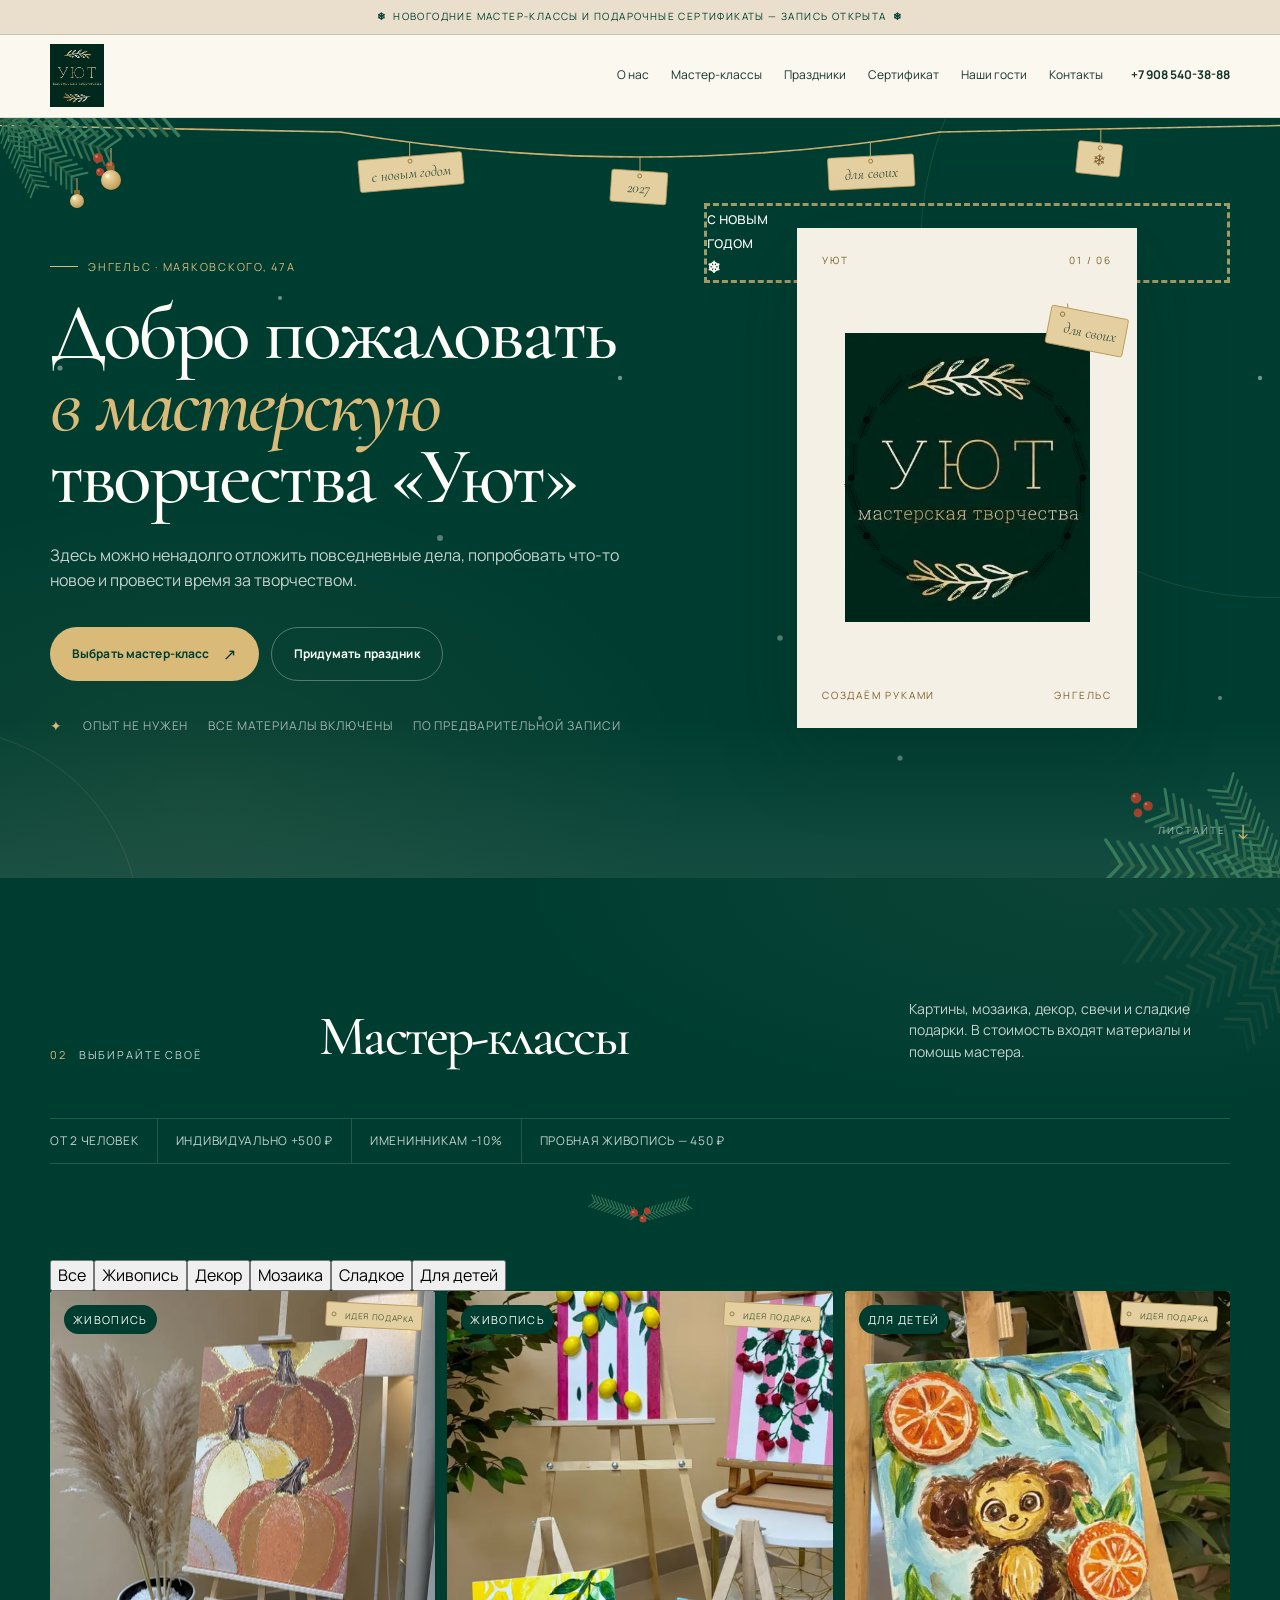
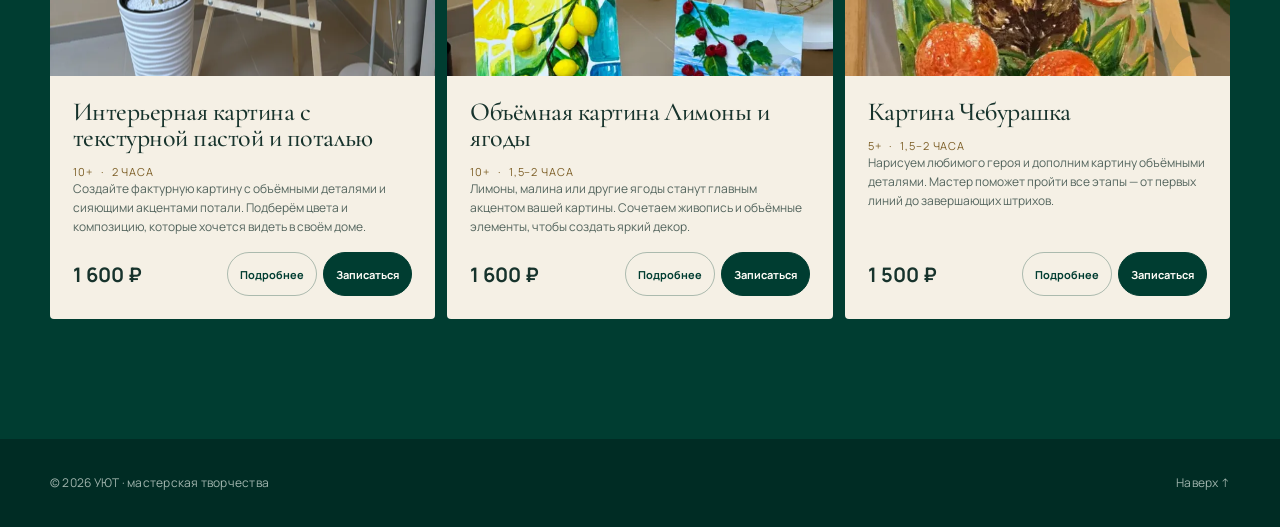
<file: docs/ny-mockups/variant-2.html>
<!DOCTYPE html>
<html lang="ru" class="js">
<head>
<meta charset="utf-8"/>
<meta content="width=device-width, initial-scale=1" name="viewport"/>
<title>УЮТ — новогодний макет · вариант 2 «Хвойный уют»</title>
<link href="https://fonts.googleapis.com" rel="preconnect"/>
<link crossorigin="" href="https://fonts.gstatic.com" rel="preconnect"/>
<link href="https://fonts.googleapis.com/css2?family=Cormorant+Garamond:wght@400;500;600&amp;family=Manrope:wght@400;500;600;700&amp;display=swap" rel="stylesheet"/>
<link href="../../assets/css/styles.css" rel="stylesheet"/>
<style>
/* Вариант 2 «Хвойный уют»: еловые ветки, венок, крафт-бирки на бечёвке, ягодный акцент. */
.reveal{opacity:1!important;transform:none!important}
.ny-bar{background:var(--sand);color:var(--green);font-size:10px;letter-spacing:.14em;text-transform:uppercase;text-align:center;padding:9px 16px;border-bottom:1px solid rgba(0,61,49,.18)}
.ny-bar b{color:var(--gold-2);font-weight:600}
.hero{background:radial-gradient(700px 420px at 16% 88%,rgba(255,190,110,.06),transparent 70%),var(--green)}
.ny-branch-tl{position:absolute;top:-12px;left:-22px;width:560px;height:380px;z-index:1;pointer-events:none}
.ny-branch-br{position:absolute;bottom:-18px;right:-26px;width:470px;height:310px;z-index:1;pointer-events:none;opacity:.95}
.ny-tags-line{position:absolute;top:0;left:0;width:100%;height:150px;z-index:1;pointer-events:none}
.ny-snow{position:absolute;inset:0;width:100%;height:100%;z-index:1;pointer-events:none}
.hero-card-main{z-index:1}
.hero-card-main:before{width:300px;height:300px;border-color:rgba(181,139,67,.16)}
.ny-wreath{position:absolute;left:50%;top:50%;transform:translate(-50%,-50%);width:88%;max-width:310px;height:auto;z-index:0;pointer-events:none}
.ny-gift-tag{position:absolute;right:10px;top:78px;width:82px;height:58px;z-index:2;transform:rotate(7deg);pointer-events:none}
.hero-stamp{display:grid!important;right:26px;bottom:20px;z-index:2;border-style:dashed;border-color:rgba(217,186,120,.75)}
@media(max-width:700px){.hero-stamp{right:20px;bottom:5px}}
.workshops{position:relative;background:radial-gradient(820px 320px at 86% 0,#0b4437,var(--green) 72%)}
.ny-branch-wm{position:absolute;right:-70px;top:30px;width:540px;height:370px;z-index:0;pointer-events:none;opacity:.10}
.workshops .wrap{position:relative;z-index:1}
.ny-sprig-divider{display:block;margin:0 auto 20px;width:280px;height:48px}
.ny-kraft-tag{position:absolute;right:12px;top:12px;width:98px;height:26px;z-index:3;transform:rotate(3deg);pointer-events:none}
@media(max-width:650px){
 .ny-branch-tl{width:330px;height:224px;top:-8px;left:-14px}
 .ny-branch-br{width:270px;height:178px;bottom:-10px;right:-14px}
 .ny-tag-wide{display:none}
 .ny-gift-tag{transform:rotate(7deg) scale(.82);transform-origin:top right}
 .ny-branch-wm{width:340px;height:234px;right:-60px;top:10px}
}
</style>
</head>
<body>
<svg width="0" height="0" style="position:absolute" aria-hidden="true">
<defs>
<g id="np" fill="none" stroke-linecap="round" stroke-width="2.3">
<path d="M0,0 q6,-8 12,-15"/><path d="M0,0 q6,8 12,15"/>
</g>
<g id="sprig2">
<path d="M0,0 L118,3" fill="none" stroke="#1e4f3b" stroke-width="3" stroke-linecap="round"/>
<use href="#np" x="8" y="0.2"/><use href="#np" x="16" y="0.4" stroke="#3a7d5c"/><use href="#np" x="24" y="0.6"/><use href="#np" x="32" y="0.8" stroke="#3a7d5c"/><use href="#np" x="40" y="1"/><use href="#np" x="48" y="1.2" stroke="#3a7d5c"/><use href="#np" x="56" y="1.4"/><use href="#np" x="64" y="1.6" stroke="#3a7d5c"/><use href="#np" x="72" y="1.8"/><use href="#np" x="80" y="2" stroke="#3a7d5c"/><use href="#np" x="88" y="2.2"/><use href="#np" x="96" y="2.4" stroke="#3a7d5c"/><use href="#np" x="104" y="2.6"/><use href="#np" x="112" y="2.8" stroke="#3a7d5c"/>
</g>
<radialGradient id="goldB" cx=".36" cy=".32" r=".85"><stop offset="0" stop-color="#f4e0ac"/><stop offset="1" stop-color="#b58b43"/></radialGradient>
</defs>
</svg>
<div class="ny-bar"><b>❄</b>&ensp;Новогодние мастер-классы и подарочные сертификаты — запись открыта&ensp;<b>❄</b></div>
<header class="site-header" id="top">
<div class="wrap header-inner">
<a aria-label="УЮТ — на главную" class="logo-lockup" href="#top">
<img alt="УЮТ — мастерская творчества" class="brand-logo" src="../../assets/img/logo/logo-original-crop-403.webp" width="403" height="474" decoding="async"/>
</a>
<nav aria-label="Основная навигация" class="main-nav">
<a href="#about">О нас</a><a href="#workshops">Мастер-классы</a><a href="#events">Праздники</a><a href="#certificate">Сертификат</a><a href="#guests">Наши гости</a><a href="#contacts">Контакты</a>
</nav>
<a class="header-phone" href="tel:+79085403888">+7 908 540-38-88</a>
<button aria-label="Меню" aria-expanded="false" type="button" class="burger"><i></i><i></i></button>
</div>
</header>
<main>
<section class="hero">
<div class="hero-orbit hero-orbit-a"></div><div class="hero-orbit hero-orbit-b"></div>
<svg class="ny-tags-line" viewBox="0 0 1440 150" preserveAspectRatio="xMidYMin slice" aria-hidden="true">
<path d="M0,6 L420,14 Q720,64 1020,14 L1440,6" fill="none" stroke="#c9a86c" stroke-width="1.6"/>
<path d="M0,6 L420,14 Q720,64 1020,14 L1440,6" fill="none" stroke="#e6d3a3" stroke-width=".6" stroke-dasharray="4 6" opacity=".6"/>
<g transform="translate(489.6,24.2)"><path d="M0,0 v14" stroke="#b99a5b" stroke-width="1.1"/><g transform="rotate(-5 0 14)"><rect x="-52" y="14" width="104" height="32" rx="2" fill="#e3cf9f" stroke="#b99a5b" stroke-width=".8"/><circle cy="19" r="2" fill="none" stroke="#8a6a33" stroke-width=".8"/><text y="36" text-anchor="middle" font-family="Cormorant Garamond,Georgia,serif" font-style="italic" font-size="15" fill="#33513f">с новым годом</text></g></g>
<g class="ny-tag-wide" transform="translate(720,39)"><path d="M0,0 v14" stroke="#b99a5b" stroke-width="1.1"/><g transform="rotate(4 0 14)"><rect x="-28" y="14" width="56" height="32" rx="2" fill="#e3cf9f" stroke="#b99a5b" stroke-width=".8"/><circle cy="19" r="2" fill="none" stroke="#8a6a33" stroke-width=".8"/><text y="36" text-anchor="middle" font-family="Cormorant Garamond,Georgia,serif" font-style="italic" font-size="15" fill="#33513f">2027</text></g></g>
<g class="ny-tag-wide" transform="translate(950.4,24.2)"><path d="M0,0 v14" stroke="#b99a5b" stroke-width="1.1"/><g transform="rotate(-3 0 14)"><rect x="-43" y="14" width="86" height="32" rx="2" fill="#e3cf9f" stroke="#b99a5b" stroke-width=".8"/><circle cy="19" r="2" fill="none" stroke="#8a6a33" stroke-width=".8"/><text y="36" text-anchor="middle" font-family="Cormorant Garamond,Georgia,serif" font-style="italic" font-size="15" fill="#33513f">для своих</text></g></g>
<g transform="translate(1180.8,10.9)"><path d="M0,0 v14" stroke="#b99a5b" stroke-width="1.1"/><g transform="rotate(6 0 14)"><rect x="-22" y="14" width="44" height="32" rx="2" fill="#e3cf9f" stroke="#b99a5b" stroke-width=".8"/><circle cy="19" r="2" fill="none" stroke="#8a6a33" stroke-width=".8"/><text y="37" text-anchor="middle" font-size="16" fill="#7a5a2a">❄</text></g></g>
</svg>
<svg class="ny-branch-tl" viewBox="0 0 560 380" preserveAspectRatio="xMinYMin meet" aria-hidden="true">
<g transform="translate(20,10)" stroke="#2e6a4e">
<use href="#sprig2" transform="rotate(-14) scale(1.7)"/>
<use href="#sprig2" transform="rotate(-2) scale(1.45)"/>
<use href="#sprig2" transform="rotate(16) scale(1.0)"/>
<use href="#sprig2" transform="rotate(38) scale(.85)"/>
<use href="#sprig2" transform="rotate(60) scale(.7)"/>
</g>
<g fill="#a8432f"><circle cx="120" cy="52" r="5"/><circle cx="132" cy="60" r="4.5"/><circle cx="122" cy="66" r="4"/></g>
<g fill="#d98a6f" opacity=".8"><circle cx="118.5" cy="50.5" r="1.4"/><circle cx="130.5" cy="58.5" r="1.3"/><circle cx="120.5" cy="64.5" r="1.2"/></g>
<g><path d="M133,42 v20" stroke="#b99a5b" stroke-width="1.2"/><rect x="129.5" y="60" width="7" height="5" rx="1" fill="#8a6a33"/><circle cx="133" cy="74" r="10" fill="url(#goldB)"/><circle cx="129.5" cy="70" r="2.3" fill="#fff3d6" opacity=".75"/></g>
<g><path d="M99,72 v14" stroke="#b99a5b" stroke-width="1.1"/><rect x="96" y="84" width="6" height="4" rx="1" fill="#8a6a33"/><circle cx="99" cy="95" r="7" fill="url(#goldB)"/><circle cx="96.5" cy="92" r="1.7" fill="#fff3d6" opacity=".75"/></g>
</svg>
<svg class="ny-branch-br" viewBox="0 0 470 310" preserveAspectRatio="xMaxYMax meet" aria-hidden="true">
<g transform="translate(452,300) scale(-1,-1)" stroke="#2e6a4e">
<use href="#sprig2" transform="rotate(6) scale(1.5)"/>
<use href="#sprig2" transform="rotate(30) scale(1.25)"/>
<use href="#sprig2" transform="rotate(56) scale(1.0)"/>
</g>
<g fill="#a8432f"><circle cx="300" cy="212" r="5.4"/><circle cx="312" cy="220" r="4.8"/><circle cx="302" cy="227" r="4.4"/></g>
<g fill="#d98a6f" opacity=".8"><circle cx="298" cy="210" r="1.5"/><circle cx="310" cy="218" r="1.3"/></g>
</svg>
<svg class="ny-snow" viewBox="0 0 1440 760" preserveAspectRatio="xMidYMid slice" aria-hidden="true">
<g fill="#fffdf8">
<circle cx="140" cy="250" r="2.6" opacity=".4"/><circle cx="360" cy="180" r="2" opacity=".45"/><circle cx="520" cy="420" r="3" opacity=".35"/><circle cx="700" cy="260" r="2.2" opacity=".45"/><circle cx="860" cy="520" r="2.8" opacity=".35"/><circle cx="1020" cy="200" r="2" opacity=".5"/><circle cx="1200" cy="420" r="2.6" opacity=".4"/><circle cx="1340" cy="260" r="2.2" opacity=".45"/><circle cx="240" cy="560" r="2.4" opacity=".35"/><circle cx="620" cy="600" r="2" opacity=".4"/><circle cx="980" cy="640" r="2.6" opacity=".35"/><circle cx="1300" cy="580" r="2" opacity=".4"/><circle cx="440" cy="320" r="1.6" opacity=".5"/><circle cx="1120" cy="320" r="1.6" opacity=".5"/>
</g>
</svg>
<div class="wrap hero-grid">
<div class="hero-copy reveal">
<div class="kicker"><span></span> Энгельс · Маяковского, 47а</div>
<h1>Добро пожаловать<br/><em>в мастерскую</em><br/>творчества «Уют»</h1>
<p>Здесь можно ненадолго отложить повседневные дела, попробовать что-то новое и провести время за творчеством.</p>
<div class="hero-actions"><a class="button button-gold" href="#workshops">Выбрать мастер-класс <b>↗</b></a><button class="button button-line" type="button">Придумать праздник</button></div>
<div class="hero-note"><span class="spark">✦</span><span>Опыт не нужен</span><span>Все материалы включены</span><span>По предварительной записи</span></div>
</div>
<div class="hero-art reveal reveal-delay">
<div class="hero-card-main">
<svg class="ny-wreath" viewBox="0 0 310 310" aria-hidden="true">
<g transform="translate(155,155)" stroke="#2f6b4f">
<use href="#sprig2" transform="rotate(0) translate(118,0) rotate(90) scale(.30)"/>
<use href="#sprig2" transform="rotate(20) translate(118,0) rotate(90) scale(.30)"/>
<use href="#sprig2" transform="rotate(40) translate(118,0) rotate(90) scale(.30)"/>
<use href="#sprig2" transform="rotate(60) translate(118,0) rotate(90) scale(.30)"/>
<use href="#sprig2" transform="rotate(80) translate(118,0) rotate(90) scale(.30)"/>
<use href="#sprig2" transform="rotate(100) translate(118,0) rotate(90) scale(.30)"/>
<use href="#sprig2" transform="rotate(120) translate(118,0) rotate(90) scale(.30)"/>
<use href="#sprig2" transform="rotate(140) translate(118,0) rotate(90) scale(.30)"/>
<use href="#sprig2" transform="rotate(160) translate(118,0) rotate(90) scale(.30)"/>
<use href="#sprig2" transform="rotate(180) translate(118,0) rotate(90) scale(.30)"/>
<use href="#sprig2" transform="rotate(200) translate(118,0) rotate(90) scale(.30)"/>
<use href="#sprig2" transform="rotate(220) translate(118,0) rotate(90) scale(.30)"/>
<use href="#sprig2" transform="rotate(240) translate(118,0) rotate(90) scale(.30)"/>
<use href="#sprig2" transform="rotate(260) translate(118,0) rotate(90) scale(.30)"/>
<use href="#sprig2" transform="rotate(280) translate(118,0) rotate(90) scale(.30)"/>
<use href="#sprig2" transform="rotate(300) translate(118,0) rotate(90) scale(.30)"/>
<use href="#sprig2" transform="rotate(320) translate(118,0) rotate(90) scale(.30)"/>
<use href="#sprig2" transform="rotate(340) translate(118,0) rotate(90) scale(.30)"/>
</g>
<g fill="#a8432f"><circle cx="259" cy="95" r="3.6"/><circle cx="275" cy="155" r="3.6"/><circle cx="259" cy="215" r="3.6"/><circle cx="51" cy="215" r="3.6"/><circle cx="35" cy="155" r="3.6"/><circle cx="51" cy="95" r="3.6"/></g>
<g fill="#d9ba78"><circle cx="155" cy="33" r="2.2"/><circle cx="155" cy="277" r="2.2"/><circle cx="94" cy="49" r="2.2"/><circle cx="216" cy="261" r="2.2"/></g>
</svg>
<div class="hero-card-top"><span>УЮТ</span><span>01 / 06</span></div>
<img alt="Оригинальный логотип мастерской «УЮТ»" class="hero-original-logo" src="../../assets/img/logo/logo-original-crop-403.webp" width="403" height="474" decoding="async"/>
<svg class="ny-gift-tag" viewBox="0 0 82 58" aria-hidden="true">
<path d="M14,-16 Q18,-6 20,6" fill="none" stroke="#b99a5b" stroke-width="1.2"/>
<g transform="rotate(4 41 30)"><rect x="2" y="6" width="78" height="38" rx="2" fill="#e3cf9f" stroke="#b99a5b" stroke-width=".9"/><circle cx="14" cy="13" r="2.2" fill="none" stroke="#8a6a33" stroke-width=".9"/><text x="44" y="31" text-anchor="middle" font-family="Cormorant Garamond,Georgia,serif" font-style="italic" font-size="15" fill="#33513f">для своих</text></g>
</svg>
<div class="hero-card-bottom"><span>создаём руками</span><span>Энгельс</span></div>
</div>
<div class="hero-stamp">с новым<br/>годом<br/><b>❄</b></div>
</div>
</div>
<a class="scroll-cue" href="#workshops"><span>листайте</span><b>↓</b></a>
</section>
<section class="workshops" id="workshops">
<svg class="ny-branch-wm" viewBox="0 0 560 380" preserveAspectRatio="xMaxYMin meet" aria-hidden="true">
<g transform="translate(540,10) scale(-1,1)" stroke="#d9ba78">
<use href="#sprig2" transform="rotate(4) scale(1.75)"/>
<use href="#sprig2" transform="rotate(26) scale(1.55)"/>
<use href="#sprig2" transform="rotate(50) scale(1.3)"/>
</g>
</svg>
<div class="wrap">
<div class="section-intro reveal"><div class="section-label light">02 <span>Выбирайте своё</span></div><h2>Мастер-классы</h2><p>Картины, мозаика, декор, свечи и сладкие подарки. В стоимость входят материалы и помощь мастера.</p></div>
<div class="rules reveal"><span>от 2 человек</span><span>индивидуально +500 ₽</span><span>именинникам −10%</span><span>пробная живопись — 450 ₽</span></div>
<svg class="ny-sprig-divider" viewBox="0 0 280 48" aria-hidden="true">
<g stroke="#3a7d5c">
<use href="#sprig2" transform="translate(140,24) rotate(196) scale(.42)"/>
<use href="#sprig2" transform="translate(140,24) rotate(-16) scale(.42)"/>
</g>
<g fill="#a8432f"><circle cx="134" cy="21" r="4"/><circle cx="143" cy="27" r="3.6"/><circle cx="147" cy="19" r="3.2"/></g>
<g fill="#d98a6f" opacity=".8"><circle cx="133" cy="20" r="1.1"/><circle cx="142" cy="26" r="1"/></g>
</svg>
<div class="filter-row"><button class="active" type="button">Все</button><button type="button">Живопись</button><button type="button">Декор</button><button type="button">Мозаика</button><button type="button">Сладкое</button><button type="button">Для детей</button></div>
<div class="workshop-grid">
<article class="work-card"><div class="work-visual"><img alt="Интерьерная картина с текстурной пастой и поталью" src="../../assets/img/classes/photo-15-770.webp" width="770" height="1027" decoding="async"/><svg class="ny-kraft-tag" viewBox="0 0 98 26" aria-hidden="true"><rect x="1" y="1" width="96" height="24" rx="2" fill="#e3cf9f" stroke="#b99a5b" stroke-width=".9"/><circle cx="9" cy="13" r="2" fill="none" stroke="#8a6a33" stroke-width=".8"/><text x="55" y="17" text-anchor="middle" font-family="Manrope,Arial,sans-serif" font-size="8" letter-spacing=".08em" fill="#4a5a3a">ИДЕЯ ПОДАРКА</text></svg><span class="work-tag">Живопись</span></div><div class="work-body"><h3>Интерьерная картина с текстурной пастой и поталью</h3><div class="meta"><span>10+</span><span>·</span><span>2 часа</span></div><p>Создайте фактурную картину с объёмными деталями и сияющими акцентами потали. Подберём цвета и композицию, которые хочется видеть в своём доме.</p><div class="work-bottom"><span class="price">1 600 ₽</span><div class="card-actions"><button class="mini-btn detail" type="button">Подробнее</button><button class="mini-btn primary book" type="button">Записаться</button></div></div></div></article>
<article class="work-card"><div class="work-visual"><img alt="Объёмная картина Лимоны и ягоды" src="../../assets/img/classes/original-01-753.webp" width="753" height="563" decoding="async"/><svg class="ny-kraft-tag" viewBox="0 0 98 26" aria-hidden="true"><rect x="1" y="1" width="96" height="24" rx="2" fill="#e3cf9f" stroke="#b99a5b" stroke-width=".9"/><circle cx="9" cy="13" r="2" fill="none" stroke="#8a6a33" stroke-width=".8"/><text x="55" y="17" text-anchor="middle" font-family="Manrope,Arial,sans-serif" font-size="8" letter-spacing=".08em" fill="#4a5a3a">ИДЕЯ ПОДАРКА</text></svg><span class="work-tag">Живопись</span></div><div class="work-body"><h3>Объёмная картина Лимоны и ягоды</h3><div class="meta"><span>10+</span><span>·</span><span>1,5–2 часа</span></div><p>Лимоны, малина или другие ягоды станут главным акцентом вашей картины. Сочетаем живопись и объёмные элементы, чтобы создать яркий декор.</p><div class="work-bottom"><span class="price">1 600 ₽</span><div class="card-actions"><button class="mini-btn detail" type="button">Подробнее</button><button class="mini-btn primary book" type="button">Записаться</button></div></div></div></article>
<article class="work-card"><div class="work-visual"><img alt="Картина Чебурашка" src="../../assets/img/classes/original-02-753.webp" width="753" height="563" decoding="async"/><svg class="ny-kraft-tag" viewBox="0 0 98 26" aria-hidden="true"><rect x="1" y="1" width="96" height="24" rx="2" fill="#e3cf9f" stroke="#b99a5b" stroke-width=".9"/><circle cx="9" cy="13" r="2" fill="none" stroke="#8a6a33" stroke-width=".8"/><text x="55" y="17" text-anchor="middle" font-family="Manrope,Arial,sans-serif" font-size="8" letter-spacing=".08em" fill="#4a5a3a">ИДЕЯ ПОДАРКА</text></svg><span class="work-tag">Для детей</span></div><div class="work-body"><h3>Картина Чебурашка</h3><div class="meta"><span>5+</span><span>·</span><span>1,5–2 часа</span></div><p>Нарисуем любимого героя и дополним картину объёмными деталями. Мастер поможет пройти все этапы — от первых линий до завершающих штрихов.</p><div class="work-bottom"><span class="price">1 500 ₽</span><div class="card-actions"><button class="mini-btn detail" type="button">Подробнее</button><button class="mini-btn primary book" type="button">Записаться</button></div></div></div></article>
</div>
</div>
</section>
</main>
<footer><div class="wrap footer-inner"><span>© 2026 УЮТ · мастерская творчества</span><a href="#top">Наверх ↑</a></div></footer>
</body>
</html>
</file>
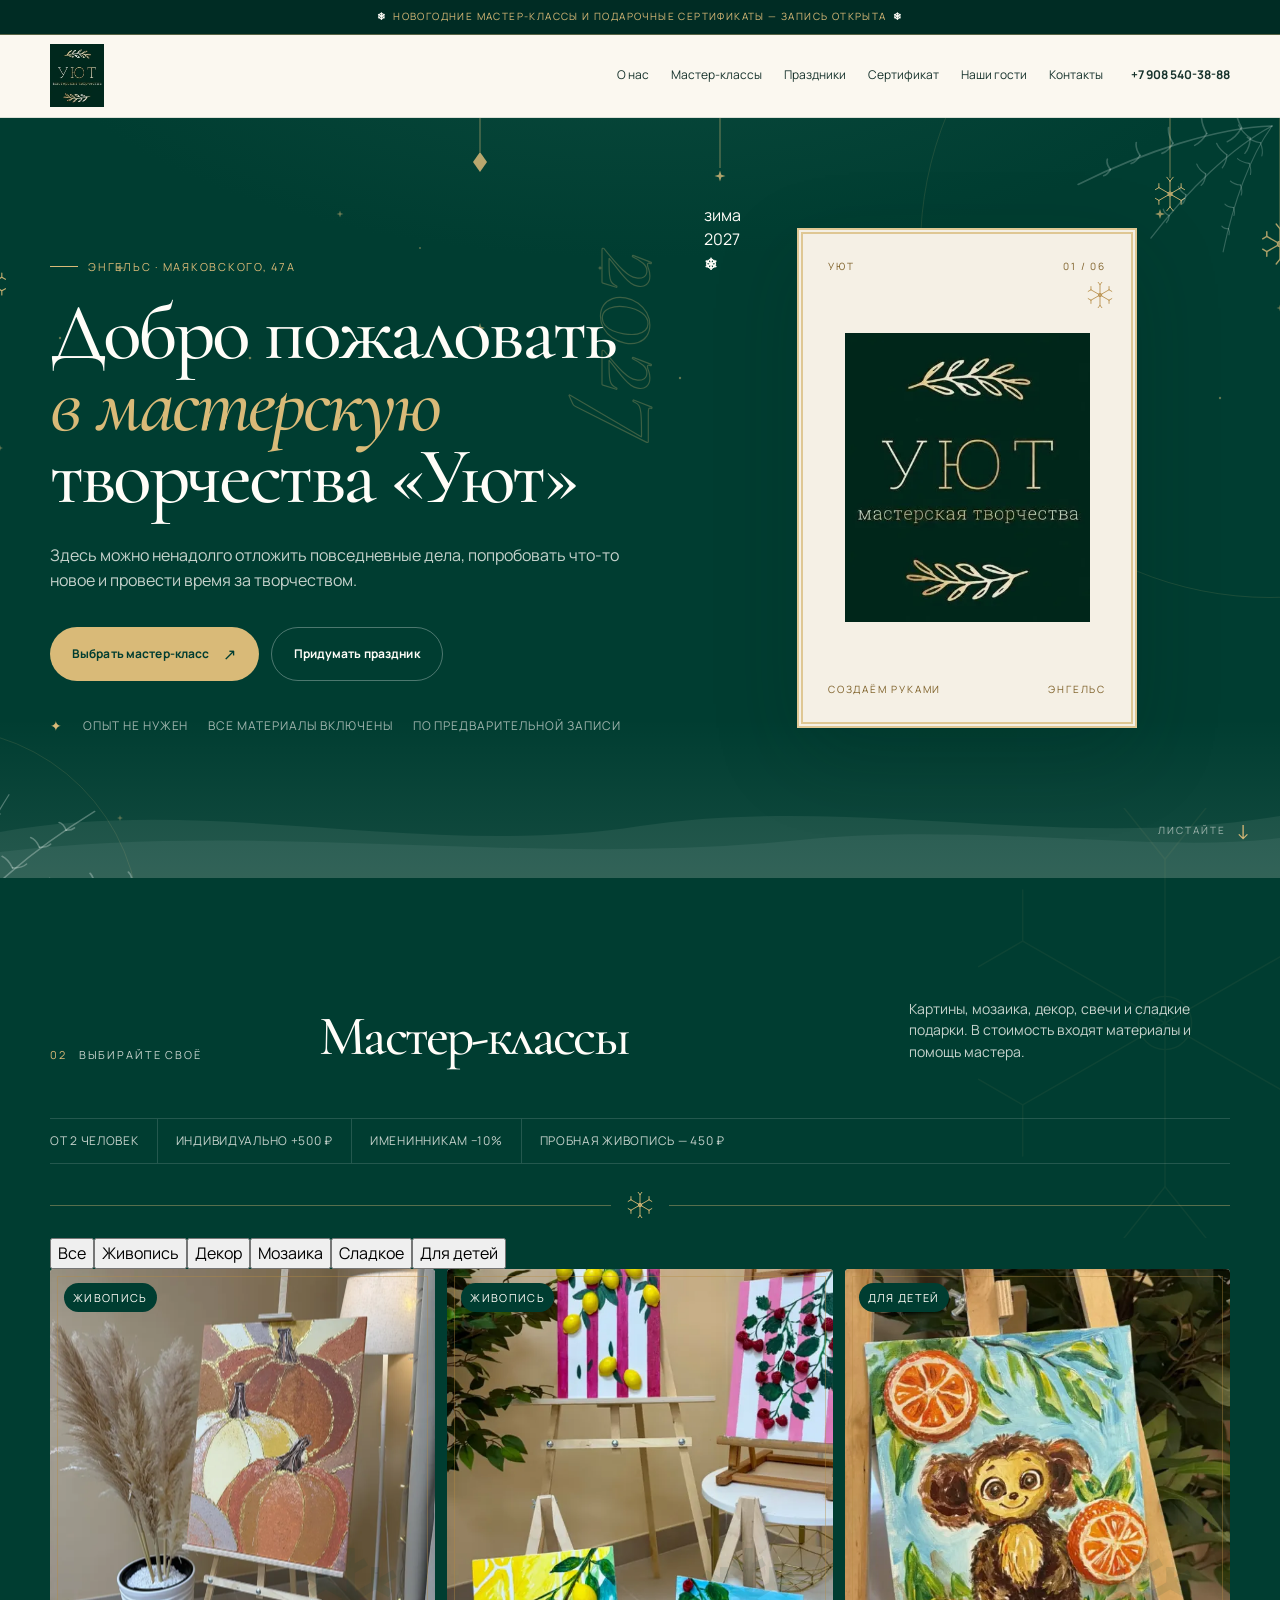
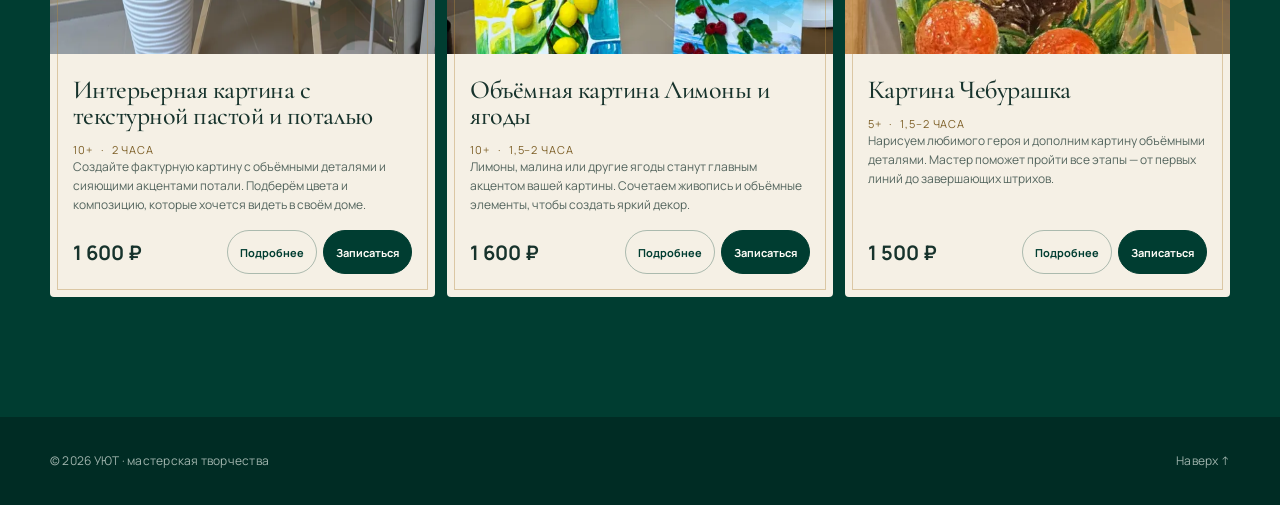
<file: docs/ny-mockups/variant-3.html>
<!DOCTYPE html>
<html lang="ru" class="js">
<head>
<meta charset="utf-8"/>
<meta content="width=device-width, initial-scale=1" name="viewport"/>
<title>УЮТ — новогодний макет · вариант 3 «Морозные узоры»</title>
<link href="https://fonts.googleapis.com" rel="preconnect"/>
<link crossorigin="" href="https://fonts.gstatic.com" rel="preconnect"/>
<link href="https://fonts.googleapis.com/css2?family=Cormorant+Garamond:wght@400;500;600&amp;family=Manrope:wght@400;500;600;700&amp;display=swap" rel="stylesheet"/>
<link href="../../assets/css/styles.css" rel="stylesheet"/>
<style>
/* Вариант 3 «Морозные узоры»: снежинки на нитях, морозные папоротники, контурный 2027. */
.reveal{opacity:1!important;transform:none!important}
.ny-bar{background:var(--green-deep);color:var(--gold);font-size:10px;letter-spacing:.14em;text-transform:uppercase;text-align:center;padding:9px 16px;border-bottom:1px solid rgba(217,186,120,.4)}
.ny-bar b{color:#fffdf8;font-weight:600}
.hero{background:radial-gradient(1000px 420px at 50% -120px,#0a4a3d,var(--green) 62%)}
.ny-hang{position:absolute;top:0;left:0;width:100%;height:260px;z-index:1;pointer-events:none}
.ny-stars{position:absolute;inset:0;width:100%;height:100%;z-index:1;pointer-events:none}
.ny-frost-bl{position:absolute;bottom:-70px;left:-60px;width:430px;height:280px;z-index:1;pointer-events:none}
.ny-frost-tr{position:absolute;top:0;right:0;width:380px;height:240px;z-index:1;pointer-events:none;opacity:.85}
.ny-2027{position:absolute;top:130px;right:580px;z-index:0;writing-mode:vertical-rl;font:italic 500 120px/1 var(--serif);letter-spacing:.02em;color:transparent;-webkit-text-stroke:1.2px rgba(217,186,120,.28);pointer-events:none}
.ny-drift{position:absolute;bottom:0;left:0;width:100%;height:110px;z-index:1;pointer-events:none}
.hero-card-main{z-index:1;border:6px double rgba(217,186,120,.75)}
.ny-card-flake{position:absolute;right:18px;top:48px;width:26px;height:26px;z-index:2;opacity:.9;pointer-events:none}
.hero-stamp{display:grid!important;right:26px;bottom:20px;z-index:2}
@media(max-width:700px){.hero-stamp{right:20px;bottom:5px}}
.workshops{position:relative}
.ny-flake-wm{position:absolute;right:-100px;top:-70px;width:430px;height:430px;z-index:0;pointer-events:none;opacity:.06}
.workshops .wrap{position:relative;z-index:1}
.work-visual:after{content:'❄';font-size:140px;color:rgba(0,61,49,.10)}
.work-card:after{content:'';position:absolute;inset:7px;border:1px solid rgba(181,139,67,.4);pointer-events:none;z-index:4}
.ny-frost-divider{display:flex;align-items:center;gap:16px;margin:0 0 20px}
.ny-frost-divider i{flex:1;height:1px;background:rgba(217,186,120,.4)}
.ny-frost-divider svg{width:26px;height:26px;flex:0 0 auto}
@media(max-width:650px){
 .ny-hang-mid,.ny-hang-side{display:none}
 .ny-2027{writing-mode:horizontal-tb;top:auto;right:auto;font-size:170px;bottom:-30px;left:-8px;-webkit-text-stroke-width:1px}
 .ny-frost-bl{width:270px;height:176px}
 .ny-frost-tr{width:230px;height:145px}
 .hero-card-main{border-width:4px}
 .ny-flake-wm{width:280px;height:280px;right:-80px;top:-40px}
}
</style>
</head>
<body>
<svg width="0" height="0" style="position:absolute" aria-hidden="true">
<defs>
<g id="flake3" fill="none" stroke-linecap="round">
<path d="M0,-16 V16 M-13.9,-8 L13.9,8 M-13.9,8 L13.9,-8"/>
<path d="M0,-16 l-4,-5 M0,-16 l4,-5 M0,16 l-4,5 M0,16 l4,5"/>
<path d="M13.9,8 l0,5 M13.9,8 l4.3,-2.5 M13.9,-8 l4.3,2.5 M13.9,-8 l0,-5"/>
<path d="M-13.9,8 l-4.3,-2.5 M-13.9,8 l0,5 M-13.9,-8 l0,-5 M-13.9,-8 l-4.3,2.5"/>
<circle r="2.6"/>
</g>
<path id="star4" d="M0,-5 L1.2,-1.2 5,0 1.2,1.2 0,5 -1.2,1.2 -5,0 -1.2,-1.2 Z"/>
<g id="frost3" fill="none" stroke-linecap="round">
<path d="M0,0 C40,-10 95,-8 150,2"/>
<path d="M22,-5 q2,-9 0,-16 M48,-8 q2,-8 0,-14 M74,-8 q2,-7 0,-12 M100,-6 q2,-6 0,-10 M124,-2 q2,-5 0,-8"/>
<path d="M22,-5 q6,6 13,7 M48,-8 q5,5 11,6 M74,-8 q5,5 10,5 M100,-6 q4,4 8,4 M124,-2 q3,3 6,3"/>
</g>
</defs>
</svg>
<div class="ny-bar"><b>❄</b>&ensp;Новогодние мастер-классы и подарочные сертификаты — запись открыта&ensp;<b>❄</b></div>
<header class="site-header" id="top">
<div class="wrap header-inner">
<a aria-label="УЮТ — на главную" class="logo-lockup" href="#top">
<img alt="УЮТ — мастерская творчества" class="brand-logo" src="../../assets/img/logo/logo-original-crop-403.webp" width="403" height="474" decoding="async"/>
</a>
<nav aria-label="Основная навигация" class="main-nav">
<a href="#about">О нас</a><a href="#workshops">Мастер-классы</a><a href="#events">Праздники</a><a href="#certificate">Сертификат</a><a href="#guests">Наши гости</a><a href="#contacts">Контакты</a>
</nav>
<a class="header-phone" href="tel:+79085403888">+7 908 540-38-88</a>
<button aria-label="Меню" aria-expanded="false" type="button" class="burger"><i></i><i></i></button>
</div>
</header>
<main>
<section class="hero">
<div class="hero-orbit hero-orbit-a"></div><div class="hero-orbit hero-orbit-b"></div>
<svg class="ny-hang" viewBox="0 0 1440 260" preserveAspectRatio="xMidYMin slice" aria-hidden="true">
<g stroke="rgba(217,186,120,.55)" stroke-width="1">
<path d="M70,0 V150"/><path d="M1250,0 V60"/><path d="M1360,0 V110"/>
<path class="ny-hang-side" d="M560,0 V34"/><path class="ny-hang-mid" d="M800,0 V50"/>
</g>
<use href="#flake3" transform="translate(70,166) scale(.85)" stroke="#d9ba78" stroke-width="1.3" opacity=".9"/>
<use href="#flake3" transform="translate(1250,76) scale(.8)" stroke="#d9ba78" stroke-width="1.2" opacity=".95"/>
<use href="#flake3" transform="translate(1360,126) scale(.95)" stroke="#d9ba78" stroke-width="1.5" opacity=".8"/>
<path class="ny-hang-side" d="M560,34 l7,10 -7,10 -7,-10 Z" fill="rgba(217,186,120,.85)"/>
<use class="ny-hang-mid" href="#star4" transform="translate(800,58) scale(1.1)" fill="#d9ba78" opacity=".8"/>
</svg>
<svg class="ny-stars" viewBox="0 0 1440 760" preserveAspectRatio="xMidYMid slice" aria-hidden="true">
<g fill="#d9ba78">
<use href="#star4" transform="translate(200,150) scale(.9)" opacity=".65"/>
<use href="#star4" transform="translate(420,96) scale(.7)" opacity=".5"/>
<use href="#star4" transform="translate(560,210) scale(1)" opacity=".6"/>
<use href="#star4" transform="translate(900,120) scale(.8)" opacity=".6"/>
<use href="#star4" transform="translate(1040,230) scale(.6)" opacity=".5"/>
<use href="#star4" transform="translate(1240,96) scale(1)" opacity=".7"/>
<use href="#star4" transform="translate(1360,190) scale(.7)" opacity=".5"/>
<use href="#star4" transform="translate(80,330) scale(.6)" opacity=".45"/>
<use href="#star4" transform="translate(680,150) scale(.5)" opacity=".4"/>
<use href="#star4" transform="translate(1180,310) scale(.5)" opacity=".4"/>
<circle cx="330" cy="240" r="1.3" opacity=".5"/><circle cx="760" cy="260" r="1.2" opacity=".45"/><circle cx="980" cy="180" r="1.4" opacity=".5"/><circle cx="1300" cy="280" r="1.2" opacity=".45"/><circle cx="140" cy="220" r="1.2" opacity=".45"/><circle cx="500" cy="130" r="1.1" opacity=".4"/>
</g>
</svg>
<svg class="ny-frost-bl" viewBox="0 0 430 280" preserveAspectRatio="xMinYMax meet" aria-hidden="true">
<g transform="translate(8,272)" stroke="rgba(226,240,233,.32)" stroke-width="1.2">
<use href="#frost3" transform="rotate(-16) scale(1.55)"/>
<use href="#frost3" transform="rotate(-42) scale(1.3)"/>
<use href="#frost3" transform="rotate(-68) scale(1.05)"/>
<use href="#frost3" transform="rotate(4) scale(1.15)"/>
</g>
<use href="#star4" transform="translate(250,220) scale(.8)" fill="#d9ba78" opacity=".5"/>
<use href="#star4" transform="translate(180,150) scale(.6)" fill="#d9ba78" opacity=".4"/>
</svg>
<svg class="ny-frost-tr" viewBox="0 0 380 240" preserveAspectRatio="xMaxYMin meet" aria-hidden="true">
<g transform="translate(372,8) scale(-1,1)" stroke="rgba(226,240,233,.28)" stroke-width="1.2">
<use href="#frost3" transform="rotate(16) scale(1.35)"/>
<use href="#frost3" transform="rotate(42) scale(1.1)"/>
<use href="#frost3" transform="rotate(68) scale(.9)"/>
</g>
</svg>
<div class="ny-2027" aria-hidden="true">2027</div>
<svg class="ny-drift" viewBox="0 0 1440 110" preserveAspectRatio="none" aria-hidden="true">
<path d="M0,64 C240,26 480,92 720,58 C960,26 1200,84 1440,48 L1440,110 L0,110 Z" fill="#fbf8f0" opacity=".07"/>
<path d="M0,84 C300,52 600,100 900,72 C1100,54 1300,86 1440,70 L1440,110 L0,110 Z" fill="#fbf8f0" opacity=".06"/>
</svg>
<div class="wrap hero-grid">
<div class="hero-copy reveal">
<div class="kicker"><span></span> Энгельс · Маяковского, 47а</div>
<h1>Добро пожаловать<br/><em>в мастерскую</em><br/>творчества «Уют»</h1>
<p>Здесь можно ненадолго отложить повседневные дела, попробовать что-то новое и провести время за творчеством.</p>
<div class="hero-actions"><a class="button button-gold" href="#workshops">Выбрать мастер-класс <b>↗</b></a><button class="button button-line" type="button">Придумать праздник</button></div>
<div class="hero-note"><span class="spark">✦</span><span>Опыт не нужен</span><span>Все материалы включены</span><span>По предварительной записи</span></div>
</div>
<div class="hero-art reveal reveal-delay">
<div class="hero-card-main">
<div class="hero-card-top"><span>УЮТ</span><span>01 / 06</span></div>
<svg class="ny-card-flake" viewBox="-20 -20 40 40" aria-hidden="true"><use href="#flake3" stroke="#b58b43" stroke-width="1.4"/></svg>
<img alt="Оригинальный логотип мастерской «УЮТ»" class="hero-original-logo" src="../../assets/img/logo/logo-original-crop-403.webp" width="403" height="474" decoding="async"/>
<div class="hero-card-bottom"><span>создаём руками</span><span>Энгельс</span></div>
</div>
<div class="hero-stamp">зима<br/>2027<br/><b>❄</b></div>
</div>
</div>
<a class="scroll-cue" href="#workshops"><span>листайте</span><b>↓</b></a>
</section>
<section class="workshops" id="workshops">
<svg class="ny-flake-wm" viewBox="-210 -210 420 420" aria-hidden="true"><use href="#flake3" transform="scale(10)" stroke="#d9ba78" stroke-width=".14"/></svg>
<div class="wrap">
<div class="section-intro reveal"><div class="section-label light">02 <span>Выбирайте своё</span></div><h2>Мастер-классы</h2><p>Картины, мозаика, декор, свечи и сладкие подарки. В стоимость входят материалы и помощь мастера.</p></div>
<div class="rules reveal"><span>от 2 человек</span><span>индивидуально +500 ₽</span><span>именинникам −10%</span><span>пробная живопись — 450 ₽</span></div>
<div class="ny-frost-divider" aria-hidden="true"><i></i><svg viewBox="-20 -20 40 40"><use href="#flake3" stroke="#d9ba78" stroke-width="1.4"/></svg><i></i></div>
<div class="filter-row"><button class="active" type="button">Все</button><button type="button">Живопись</button><button type="button">Декор</button><button type="button">Мозаика</button><button type="button">Сладкое</button><button type="button">Для детей</button></div>
<div class="workshop-grid">
<article class="work-card"><div class="work-visual"><img alt="Интерьерная картина с текстурной пастой и поталью" src="../../assets/img/classes/photo-15-770.webp" width="770" height="1027" decoding="async"/><span class="work-tag">Живопись</span></div><div class="work-body"><h3>Интерьерная картина с текстурной пастой и поталью</h3><div class="meta"><span>10+</span><span>·</span><span>2 часа</span></div><p>Создайте фактурную картину с объёмными деталями и сияющими акцентами потали. Подберём цвета и композицию, которые хочется видеть в своём доме.</p><div class="work-bottom"><span class="price">1 600 ₽</span><div class="card-actions"><button class="mini-btn detail" type="button">Подробнее</button><button class="mini-btn primary book" type="button">Записаться</button></div></div></div></article>
<article class="work-card"><div class="work-visual"><img alt="Объёмная картина Лимоны и ягоды" src="../../assets/img/classes/original-01-753.webp" width="753" height="563" decoding="async"/><span class="work-tag">Живопись</span></div><div class="work-body"><h3>Объёмная картина Лимоны и ягоды</h3><div class="meta"><span>10+</span><span>·</span><span>1,5–2 часа</span></div><p>Лимоны, малина или другие ягоды станут главным акцентом вашей картины. Сочетаем живопись и объёмные элементы, чтобы создать яркий декор.</p><div class="work-bottom"><span class="price">1 600 ₽</span><div class="card-actions"><button class="mini-btn detail" type="button">Подробнее</button><button class="mini-btn primary book" type="button">Записаться</button></div></div></div></article>
<article class="work-card"><div class="work-visual"><img alt="Картина Чебурашка" src="../../assets/img/classes/original-02-753.webp" width="753" height="563" decoding="async"/><span class="work-tag">Для детей</span></div><div class="work-body"><h3>Картина Чебурашка</h3><div class="meta"><span>5+</span><span>·</span><span>1,5–2 часа</span></div><p>Нарисуем любимого героя и дополним картину объёмными деталями. Мастер поможет пройти все этапы — от первых линий до завершающих штрихов.</p><div class="work-bottom"><span class="price">1 500 ₽</span><div class="card-actions"><button class="mini-btn detail" type="button">Подробнее</button><button class="mini-btn primary book" type="button">Записаться</button></div></div></div></article>
</div>
</div>
</section>
</main>
<footer><div class="wrap footer-inner"><span>© 2026 УЮТ · мастерская творчества</span><a href="#top">Наверх ↑</a></div></footer>
</body>
</html>
</file>
<file: assets/css/styles.css>
/* УЮТ — стили сайта (вынесено из index.html). Базовые правила идут первыми, затем по одному медиазапросу на брейкпоинт: 1050 → 360. */
:root{--green:#003d31;--green-deep:#002c24;--cream:#f5f0e5;--paper:#fbf8f0;--sand:#e9dfcc;--gold:#d9ba78;--gold-display:#8f6a2b;--gold-text:#7d5f27;--ink:#17332c;--muted:#53645d;--line:rgba(0,61,49,.13);--white:#fffdf8;--on-dark:#c5d2cc;--on-dark-muted:#9fb4ad;--error:#9b3e2b;--shadow-card: 0 22px 52px rgba(0,35,27,.17);--shadow-master-card: 0 2px 2px 3px rgba(0,35,27,.75);--shadow-float:0 28px 80px rgba(0,35,27,.18);--radius-photo:4px;--radius-pill:999px;--section-y:120px;--header-h:82px;--fs-2xs:10px;--fs-xs:11px;--fs-s:12px;--fs-m:14px;--fs-base:16px;--fs-lg:20px;--fs-xl:26px;--fs-2xl:34px;--fs-h1:clamp(38px,12vw,80px);--fs-h2:clamp(36px,5.5vw,56px);--serif:'Cormorant Garamond',Georgia,serif;--sans:'Manrope',Arial,sans-serif}
*{box-sizing:border-box}
html{scroll-behavior:smooth;overflow-y:scroll}
body{margin:0;font-size:var(--fs-base);background:var(--paper);color:var(--ink);font-family:var(--sans);line-height:1.55}
body.lock{overflow:hidden}
picture{display:contents}
a{text-decoration:none;color:inherit}
button,input,select,textarea{font:inherit}
button{cursor:pointer}
:focus-visible{outline:2px solid var(--green);outline-offset:3px}
.hero :focus-visible,.contacts :focus-visible,.certificate :focus-visible,footer :focus-visible,.event-feature :focus-visible,.guest-lightbox :focus-visible{outline-color:var(--gold)}
.wrap{width:min(1180px,calc(100% - 56px));margin:0 auto}
.progress{position:fixed;z-index:200;top:0;left:0;height:3px;width:0;background:var(--gold);transition:width .1s}
.skip-link{position:fixed;z-index:300;top:8px;left:8px;transform:translateY(-160%);background:var(--green);color:var(--white);padding:12px 18px;border-radius:var(--radius-pill);font-size:var(--fs-m);transition:transform .2s}
.skip-link:focus{transform:none}
.site-header{position:sticky;top:0;z-index:100;background:rgba(251,248,240,.9);backdrop-filter:blur(18px);border-bottom:1px solid var(--line)}
.header-inner{height:var(--header-h);display:flex;align-items:center;gap:28px}
.logo-lockup{display:flex;align-items:center;gap:0}
.main-nav{display:flex;gap:22px;margin-left:auto;font-size:var(--fs-s)}
.main-nav a{position:relative;display:inline-flex;align-items:center;min-height:44px;padding:0}
.main-nav a:after{content:'';position:absolute;left:0;right:100%;bottom:9px;height:1px;background:var(--gold-text);transition:.25s}
.main-nav a:hover:after{right:0}
.header-phone{display:inline-flex;align-items:center;min-height:44px;padding:0 4px;margin:0 -4px;font-size:var(--fs-s);font-weight:700;white-space:nowrap}
.burger{display:none;margin-left:auto;border:0;background:none;width:44px;height:44px;position:relative}
.burger i{position:absolute;left:11px;width:22px;height:1px;background:var(--green);transition:transform .2s,opacity .2s}
.burger i:first-child{top:17px}
.burger i:last-child{top:26px}
.burger[aria-expanded="true"] i:first-child{transform:translateY(4.5px) rotate(45deg)}
.burger[aria-expanded="true"] i:last-child{transform:translateY(-4.5px) rotate(-45deg)}
.mobile-menu{display:none;position:absolute;top:100%;left:0;right:0;max-height:calc(100dvh - var(--header-h));overflow:auto;padding:8px 28px 24px;background:var(--paper);border-top:1px solid var(--line);box-shadow:var(--shadow-card)}
.mobile-menu.open{display:block}
.mobile-menu a{display:block;padding:12px 0;border-bottom:1px solid var(--line);font-size:var(--fs-m)}
.mobile-phone{font-weight:700;color:var(--gold-text)}
main section[id],#top{scroll-margin-top:calc(var(--header-h) + 12px)}
.hero{min-height:760px;background:var(--green);color:var(--white);position:relative;overflow:hidden}
.hero:after{content:'';position:absolute;inset:auto 0 0;height:160px;background:linear-gradient(to top,var(--paper),transparent);opacity:.08}
.hero-grid{min-height:760px;display:grid;grid-template-columns:1fr .9fr;gap:70px;align-items:center;position:relative;z-index:2}
.kicker{display:flex;align-items:center;gap:10px;text-transform:uppercase;letter-spacing:.16em;font-size:var(--fs-xs);color:var(--gold);margin-bottom:22px}
.kicker span{width:28px;height:1px;background:var(--gold)}
h1,h2,h3,p{margin-top:0}
.hero h1{font:500 var(--fs-h1)/.9 var(--serif);letter-spacing:-.035em;margin-bottom:30px;text-wrap:balance}
.hero h1 em,.section-intro h2 em,.cert-copy h2 em,.contact-grid h2 em{font-style:italic;color:var(--gold)}
.statement-copy h2 em{font-style:italic;color:var(--gold-display)}
.hero-copy>p{max-width:600px;color:var(--on-dark);font-size:var(--fs-base);text-wrap:pretty}
.hero-actions{display:flex;gap:12px;flex-wrap:wrap;margin:34px 0}
.button{display:inline-flex;align-items:center;justify-content:center;gap:14px;border:0;border-radius:var(--radius-pill);padding:15px 22px;font-weight:700;font-size:var(--fs-s);letter-spacing:.01em;transition:transform .25s,background .25s,box-shadow .25s}
.button b{font-size:var(--fs-base);font-weight:500}
.button:hover{transform:translateY(-3px)}
.button:disabled{opacity:.65;cursor:progress;transform:none}
.button-gold{background:var(--gold);color:var(--green)}
.button-line{background:transparent;color:var(--white);border:1px solid rgba(255,255,255,.3)}
.button-line:hover{border-color:var(--gold);color:var(--gold)}
.button-dark{background:var(--green);color:var(--white)}
.button-green{background:var(--green);color:var(--white)}
.button-text{display:inline-flex;align-items:center;gap:10px;min-height:44px;padding:10px 0;background:none;border:0;border-bottom:1px solid var(--gold);color:var(--white);font-weight:700;font-size:var(--fs-s);font-family:inherit}
.button-text:hover{color:var(--gold)}
.full{width:100%}
.hero-note{display:flex;gap:20px;flex-wrap:wrap;color:var(--on-dark-muted);font-size:var(--fs-s);text-transform:uppercase;letter-spacing:.08em}
.hero-note span{display:flex;gap:7px;align-items:center}
.hero-note .spark{color:var(--gold);font-size:var(--fs-m)}
.hero-art{height:590px;position:relative}
.hero-card-main{position:absolute;right:65px;top:25px;width:340px;height:500px;background:var(--cream);color:var(--green);padding:25px;box-shadow:var(--shadow-float);transform:rotate(2.2deg);display:flex;flex-direction:column;align-items:center;justify-content:center;overflow:hidden}
.hero-card-main:before{content:'';position:absolute;width:380px;height:380px;border:1px solid rgba(181,139,67,.35);border-radius:50%}
.hero-card-top,.hero-card-bottom{position:absolute;left:25px;right:25px;display:flex;justify-content:space-between;font-size:var(--fs-2xs);text-transform:uppercase;letter-spacing:.18em;color:var(--gold-text)}
.hero-card-top{top:25px}
.hero-card-bottom{bottom:24px}
.hero-card-main p{font:400 var(--fs-lg)/1.05 var(--serif);text-align:center;letter-spacing:.08em}
.hero-orbit{position:absolute;border:1px solid rgba(217,186,120,.13);border-radius:50%;pointer-events:none}
.hero-orbit-a{width:700px;height:700px;right:-260px;top:-220px}
.hero-orbit-b{width:400px;height:400px;left:-260px;bottom:-250px}
.scroll-cue{position:absolute;z-index:4;right:28px;bottom:25px;color:var(--on-dark-muted);font-size:var(--fs-2xs);text-transform:uppercase;letter-spacing:.2em;display:flex;gap:10px;align-items:center;min-height:44px}
.scroll-cue b{font-size:var(--fs-lg);color:var(--gold);font-weight:400}
.statement{padding:var(--section-y) 0 80px}
.statement-grid{display:grid;grid-template-columns:.45fr 1.55fr;gap:80px;align-items:start}
.section-label{font-size:var(--fs-xs);letter-spacing:.17em;text-transform:uppercase;color:var(--gold-text);display:flex;gap:12px;align-items:center}
.section-label span{color:var(--muted)}
.section-label.light{color:var(--gold)}
.section-label.light span{color:var(--on-dark)}
.statement-copy{max-width:760px}
.statement-copy h2,.cert-copy h2,.contact-grid h2{font:500 var(--fs-h2)/.92 var(--serif);letter-spacing:-.04em;margin:0 0 30px;text-wrap:balance}
.statement-copy p{font-size:var(--fs-base);color:var(--muted);max-width:700px;text-wrap:pretty}
.values{display:grid;grid-template-columns:repeat(4,1fr);border-top:1px solid var(--line);margin-top:90px;max-width:1120px}
.value{padding:30px 25px 20px 0;border-right:1px solid var(--line);margin-right:25px}
.value:last-child{border:0;margin:0}
.value b{font-size:var(--fs-2xs);color:var(--gold-text)}
.value h3{font:500 var(--fs-2xl)/1 var(--serif);margin:25px 0 10px}
.value p{font-size:var(--fs-s);color:var(--muted);max-width:220px;text-wrap:pretty}
.workshops{background:var(--green);color:var(--white);padding:var(--section-y) 0}
.section-intro{display:grid;grid-template-columns:.5fr 1.2fr .7fr;gap:40px;align-items:end}
.section-intro h2{font:500 var(--fs-h2)/.92 var(--serif);letter-spacing:-.05em;margin:0;text-wrap:balance}
.section-intro>p{color:var(--on-dark);font-size:var(--fs-m);margin:0;text-wrap:pretty}
.section-intro.light-bg>p{color:var(--muted)}
.light{color:var(--gold)}
.rules{display:flex;flex-wrap:wrap;gap:0;margin:55px 0 28px;border-top:1px solid rgba(255,255,255,.14);border-bottom:1px solid rgba(255,255,255,.14)}
.rules span{font-size:var(--fs-s);letter-spacing:.06em;text-transform:uppercase;color:var(--on-dark);padding:13px 18px;border-right:1px solid rgba(255,255,255,.14)}
.rules span:first-child{padding-left:0}
.rules span:last-child{border-right:0}
.workshop-grid{display:grid;grid-template-columns:repeat(3,1fr);gap:12px}
.work-card{background:var(--cream);color:var(--ink);min-height:470px;display:flex;flex-direction:column;position:relative;overflow:hidden;transition:transform .3s,box-shadow .3s;border-radius: 4px;}
.work-card:hover{box-shadow:var(--shadow-master-card)}
.work-visual{position:relative;overflow:hidden;background:var(--sand);aspect-ratio:1/1;height:auto;min-height:0}
/* .work-visual:before{content:'';position:absolute;width:230px;height:230px;border-radius:50%;background:rgba(255,255,255,.25);right:-45px;top:-65px} */
.work-visual:after{content:'✦';position:absolute;right:26px;bottom:-22px;font:var(--fs-h1)/1 var(--serif);color:rgba(0,61,49,.12)}
.work-tag{position:absolute;z-index:3;left:18px;top:17px;background:var(--green);color:var(--white);padding:6px 9px;border-radius:var(--radius-pill);font-size:var(--fs-xs);letter-spacing:.12em;text-transform:uppercase}
.work-body{padding:23px;display:flex;flex-direction:column;flex:1}
.work-body h3{font:500 var(--fs-xl)/1 var(--serif);margin:0 0 12px;letter-spacing:-.02em}
.work-body p{font-size:var(--fs-s);color:var(--muted);margin:0 0 16px;text-wrap:pretty}
.meta{display:flex;gap:8px;flex-wrap:wrap;color:var(--gold-text);font-size:var(--fs-xs);text-transform:uppercase;letter-spacing:.08em}
.work-bottom{margin-top:auto;display:flex;justify-content:space-between;align-items:center;gap:8px}
.price{font-size:var(--fs-lg);font-weight:700}
.card-actions{display:flex;gap:6px;flex-wrap:wrap}
.mini-btn{min-height:44px;border:1px solid rgba(0,61,49,.3);background:transparent;color:var(--green);border-radius:var(--radius-pill);padding:9px 12px;font-size:var(--fs-xs);font-weight:700}
.mini-btn.primary{background:var(--green);color:var(--white);border-color:var(--green)}
.events{padding:var(--section-y) 0;background:var(--cream)}
.event-layout{display:grid;grid-template-columns:1.15fr .85fr .85fr;gap:12px;margin-top:60px}
.event-feature{min-height:540px;background:var(--green);color:var(--white);padding:40px;display:flex;flex-direction:column;justify-content:flex-end;position:relative;overflow:hidden}
.event-feature:before{content:'';position:absolute;width:360px;height:360px;border:1px solid rgba(217,186,120,.25);border-radius:50%;right:-130px;top:-80px}
.event-feature>span,.event-mini>span{font-size:var(--fs-2xs);color:var(--gold);letter-spacing:.15em}
.event-feature h3{font:500 var(--fs-h2)/.92 var(--serif);margin:30px 0 18px;position:relative}
.event-feature p{color:var(--on-dark);max-width:400px;position:relative;text-wrap:pretty}
.event-stack{display:grid;gap:12px}
.event-mini{background:var(--paper);padding:30px;min-height:264px;border:1px solid rgba(0,61,49,.08);display:flex;flex-direction:column;justify-content:flex-end}
.event-mini h3{font:500 var(--fs-2xl)/.96 var(--serif);margin:25px 0 10px}
.event-mini p{font-size:var(--fs-s);color:var(--muted);margin:0;text-wrap:pretty}
.event-mini.accent{background:var(--sand)}
.certificate{background:var(--green-deep);color:var(--white);padding:var(--section-y) 0}
.cert-grid{display:grid;grid-template-columns:1fr 1fr;gap:100px;align-items:center}
.cert-visual{height:auto;min-height:0;display:grid;place-items:center;position:relative}
.cert-copy h2{margin-top:25px}
.cert-copy>p{color:var(--on-dark);font-size:var(--fs-base);max-width:500px;text-wrap:pretty}
.cert-copy ul{list-style:none;padding:0;margin:28px 0 32px;color:var(--on-dark);font-size:var(--fs-s)}
.cert-copy li{margin:11px 0;text-wrap:pretty}
.cert-copy li:before{content:'✦';color:var(--gold);margin-right:10px}
.guests{padding:var(--section-y) 0}
.contacts{padding:var(--section-y) 0;background:var(--green);color:var(--white)}
.contact-grid{display:grid;grid-template-columns:1fr 1fr;gap:100px;align-items:center}
.contact-grid h2{margin-top:25px}
.contact-grid>div:first-child>p{color:var(--on-dark-muted);max-width:510px;font-size:var(--fs-base);text-wrap:pretty}
.contact-phone{display:inline-flex;align-items:center;min-height:44px;margin-top:18px;font-size:var(--fs-xl);color:var(--gold);font-weight:700}
.contact-panel{border:1px solid rgba(217,186,120,.25);padding:35px;background:rgba(255,255,255,.025)}
.contact-panel>div{padding-bottom:26px;margin-bottom:26px;border-bottom:1px solid rgba(255,255,255,.1)}
.contact-panel small{display:block;color:var(--gold);letter-spacing:.15em;font-size:var(--fs-xs);margin-bottom:10px}
.contact-panel strong{display:block;font:500 var(--fs-xl)/1.1 var(--serif);margin-bottom:6px}
.contact-panel span{font-size:var(--fs-s);color:var(--on-dark-muted)}
.socials{display:flex;gap:15px;flex-wrap:wrap}
.socials a{display:inline-flex;align-items:center;min-height:44px;padding:0 2px;font-size:var(--fs-xs);color:var(--white);border-bottom:1px solid rgba(217,186,120,.45)}
.route{display:flex;justify-content:space-between;align-items:center;min-height:44px;color:var(--gold);font-size:var(--fs-s);font-weight:700}
.route b{font-size:var(--fs-lg);font-weight:400}
footer{background:var(--green-deep);color:var(--on-dark-muted);padding:22px 0;font-size:var(--fs-s);letter-spacing:.02em}
.footer-inner{display:flex;justify-content:space-between;align-items:center;gap:18px;flex-wrap:wrap}
.footer-inner>span{font-size:var(--fs-s)}
.footer-inner>a{display:inline-flex;align-items:center;min-height:44px;padding:0 4px;margin:0 -4px}
.footer-legal{display:flex;gap:18px;flex-wrap:wrap;font-size:var(--fs-s);line-height:1.5;text-transform:none}
.footer-legal a{display:inline-flex;align-items:center;min-height:24px;padding:3px 0;text-decoration:underline;text-underline-offset:3px}
.rating-section{padding:32px 0;background:var(--cream);border-top:1px solid var(--line);border-bottom:1px solid var(--line)}
.rating-inner{display:flex;align-items:center;justify-content:space-between;gap:24px}
.rating-inner p{font-size:var(--fs-m);color:var(--muted);margin:0 0 8px;text-wrap:pretty}
.rating-link{display:inline-flex;align-items:center;min-height:44px;padding:0 2px;color:var(--green);font-weight:700;text-decoration:underline;text-underline-offset:3px;font-size:var(--fs-m)}
.rating-inner h2{font:500 var(--fs-2xl)/1 var(--serif);margin:12px 0 8px;color:var(--green)}
.rating-inner iframe{display:block;border:0;width:150px;height:50px}
.modal{position:fixed;inset:0;z-index:150;display:none}
.modal.open{display:block}
dialog.modal{padding:0;border:0;margin:0;width:100%;height:100%;max-width:100%;max-height:100%;background:transparent;overflow:auto;color:inherit}
dialog.modal[open]{display:block}
dialog.modal::backdrop{background:transparent}
.modal-bg{position:absolute;inset:0;background:rgba(0,20,16,.78);backdrop-filter:blur(8px)}
.modal-card,.detail-card{position:relative;scrollbar-width:thin;scrollbar-color:var(--gold-text) transparent;width:min(580px,calc(100% - 28px));max-height:90vh;overflow:auto;margin:5vh auto;background:var(--paper);color:var(--ink);padding:38px;box-shadow:var(--shadow-float)}
.detail-card{width:min(900px,calc(100% - 28px))}
.close{position:absolute;right:10px;top:6px;display:grid;place-items:center;width:44px;height:44px;border:0;background:none;color:var(--green);font-size:var(--fs-2xl);font-weight:300}
.modal-card h2,.detail-card h2{font:500 var(--fs-h2)/.9 var(--serif);margin:14px 0}
.modal-card>p,.detail-card>p{font-size:var(--fs-m);color:var(--muted)}
.honeypot{position:absolute;left:-9999px;width:1px;height:1px}
.modal-card{display:flex;flex-direction:column;overflow:hidden}
.modal-card form{display:flex;flex-direction:column;gap:0;margin-top:24px;min-height:0;flex:1}
.form-fields{display:grid;gap:13px;overflow:auto;min-height:0;padding-right:4px;scrollbar-width:thin;scrollbar-color:var(--gold-text) transparent}
.form-fields::-webkit-scrollbar,.detail-card::-webkit-scrollbar{width:8px}
.form-fields::-webkit-scrollbar-thumb,.detail-card::-webkit-scrollbar-thumb{background:var(--gold-text);border-radius:var(--radius-photo)}
.modal-card label{font-size:var(--fs-xs);letter-spacing:.06em;text-transform:uppercase;color:var(--muted);font-weight:700}
.modal-card input,.modal-card select,.modal-card textarea{width:100%;display:block;margin-top:7px;border:1px solid var(--muted);background:var(--white);padding:12px 13px;color:var(--ink);font-size:var(--fs-base)}
.modal-card input:focus,.modal-card select:focus,.modal-card textarea:focus{border-color:var(--green)}
.modal-card [aria-invalid="true"]{border-color:var(--error);outline:2px solid var(--error);outline-offset:1px}
.two-fields{display:grid;grid-template-columns:1fr 1fr;gap:12px}
.form-actions{display:grid;gap:8px;flex:0 0 auto;background:var(--paper);padding:10px 0 2px;border-top:1px solid var(--line)}
.form-note{font-size:var(--fs-s);text-transform:none;letter-spacing:0;color:var(--muted);text-align:center;margin:0}
.req{color:var(--gold-text);font-weight:700}
.privacy-consent{display:flex;align-items:flex-start;gap:9px;font-size:var(--fs-s);text-transform:none;letter-spacing:0;color:var(--muted);cursor:pointer}
.privacy-consent input[type=checkbox]{flex:0 0 auto;width:20px;height:20px;margin:0;accent-color:var(--green);cursor:pointer}
.privacy-consent span{line-height:1.45}
.privacy-consent a{color:inherit;text-decoration:underline}
.send-error{color:var(--error);font-size:var(--fs-s);line-height:1.5;margin:8px 0}
.hidden{display:none}
.success{text-align:center;padding:35px 10px}
.success span{display:grid;place-items:center;width:56px;height:56px;border:1px solid var(--gold);border-radius:50%;margin:0 auto 20px;color:var(--gold-text);font-size:var(--fs-xl)}
.success h3{font:500 var(--fs-2xl) var(--serif);margin:0 0 7px}
.success p{color:var(--muted);font-size:var(--fs-m)}
.detail-visual{aspect-ratio:4/3;height:auto;min-height:260px;background:var(--cream);display:grid;place-items:center;font:var(--fs-h1) var(--serif);color:rgba(0,61,49,.3);margin-bottom:28px;overflow:hidden}
.detail-meta{color:var(--gold-text);font-size:var(--fs-xs);text-transform:uppercase;letter-spacing:.08em;margin-bottom:20px}
.detail-body{border-top:1px solid var(--line);padding-top:24px}
.detail-body h3{font:500 var(--fs-xl) var(--serif);margin:25px 0 10px}
.detail-body ol{padding-left:20px;color:var(--muted);font-size:var(--fs-m)}
.detail-body li{margin:8px 0}
.included{font-size:var(--fs-s);color:var(--muted)}
.reveal{transition:opacity .7s ease,transform .7s ease}
html.js:not(.reveal-fallback) .reveal:not(.visible){opacity:0;transform:translateY(22px)}
.reveal.visible{opacity:1;transform:none}
html.reveal-fallback .reveal{opacity:1;transform:none}
html:not(.js) .card-actions,html.reveal-fallback .card-actions{display:none}
.reveal-delay{transition-delay:.15s}
.work-visual{position:relative;overflow:hidden;padding:0;aspect-ratio:1/1;height:auto;min-height:0}
.work-visual img{width:100%;height:100%;min-height:0;object-fit:cover;display:block;transition:transform .5s ease}
.work-card:hover .work-visual img{transform:scale(1.035)}
.work-tag{position:absolute;top:14px;left:14px;z-index:2}
.about-extra{display:grid;grid-template-columns:.45fr 1.55fr;column-gap:80px;row-gap:0;margin-top:56px}
.about-extra:before{content:''}
.about-extra h3,.about-extra p{grid-column:2;max-width:760px}
.about-extra h3{font-family:'Cormorant Garamond',serif;font-size:var(--fs-2xl);margin-bottom:18px;text-wrap:balance}
.about-extra p{font-size:var(--fs-base);line-height:1.75;margin:0 0 16px;text-wrap:pretty}
.detail-visual img{width:100%;height:100%;object-fit:contain;display:block}
.brand-logo{display:block;width:auto;height:64px;max-width:100%;object-fit:contain;object-position:left center;border-radius:0}
.hero-original-logo{position:relative;z-index:1;display:block;width:min(100%,245px);height:auto;max-height:320px;object-fit:contain;mix-blend-mode:multiply}
.cert-photo-visual{display:flex;align-items:center;justify-content:center;width:100%;overflow:visible}
.cert-photo-visual picture>img{position:relative;z-index:1;display:block;width:min(100%,460px);height:auto;max-height:none;object-fit:contain;border-radius:var(--radius-photo);box-shadow:var(--shadow-float)}
.about-real-photos{width:100%;max-width:1120px;margin:0;display:grid;grid-template-columns:repeat(2,1fr);gap:clamp(14px,2vw,26px);align-items:start;padding-top:34px;padding-bottom:70px;box-sizing:border-box}
.about-real-photos figure{margin:0;position:relative;min-width:0;max-width:100%;display:flex;flex-direction:column}
.about-real-photos figure.about-photo-entrance{grid-column:1/-1}
.about-real-photos figure img{display:block;width:100%;max-width:100%;height:clamp(220px,30vw,340px);object-fit:cover;object-position:center;border-radius:var(--radius-photo);box-shadow:var(--shadow-card);transition:transform .4s ease}
.about-real-photos figure.about-photo-entrance img{height:clamp(300px,42vw,520px)}
.about-real-photos figure:hover img{transform:translateY(-3px)}
.about-real-photos figcaption{padding:14px 2px 0;color:var(--green);font:500 var(--fs-lg)/1.2 var(--serif);background:transparent;border:0}
.guests{background:var(--paper)}
.guests .section-intro>p{color:var(--muted);line-height:1.75}
.guest-gallery-heading{display:flex;justify-content:space-between;align-items:center;gap:20px;border-top:1px solid var(--line);padding-top:19px;margin:51px 0 19px}
.guest-gallery-heading>span{font:500 var(--fs-xl)/1.1 var(--serif);color:var(--green)}
.guest-gallery-heading>span span{font:var(--fs-lg) var(--serif);color:var(--gold-text);margin-left:8px}
.guest-gallery-heading small{font:500 var(--fs-s)/1.5 var(--sans);color:var(--muted)}
.guest-gallery{display:grid;grid-template-columns:repeat(3,minmax(0,1fr));gap:14px}
.guest-photo{position:relative;isolation:isolate;display:block;width:100%;padding:0;margin:0;overflow:hidden;aspect-ratio:3/4;text-align:left;border:0;background:var(--sand);border-radius:var(--radius-photo);cursor:zoom-in}
.guest-photo img{display:block;width:100%;height:100%;object-fit:cover;transition:transform .65s cubic-bezier(.2,.75,.3,1)}
.guest-photo:hover img,.guest-photo:focus-visible img{transform:scale(1.045)}
.guest-photo-overlay{position:absolute;z-index:1;inset:0;display:flex;flex-direction:column;justify-content:flex-end;align-items:flex-start;pointer-events:none;color:var(--white);padding:25px;background:linear-gradient(180deg,transparent 56%,rgba(0,33,26,.06) 66%,rgba(0,28,24,.73) 100%)}
.guest-photo-counter{font:600 var(--fs-2xs)/1 var(--sans);letter-spacing:.16em;margin-bottom:10px;color:var(--gold)}
.guest-photo-caption{font:500 var(--fs-xl)/.98 var(--serif);max-width:82%;text-shadow:0 1px 10px rgba(0,0,0,.08)}
.guest-photo-arrow{position:absolute;bottom:22px;right:22px;display:grid;place-items:center;width:36px;height:36px;border:1px solid rgba(255,253,248,.65);border-radius:50%;font:var(--fs-lg)/1 var(--sans)}
.guest-photo:focus-visible{outline:3px solid var(--gold);outline-offset:4px}
.guests .gallery-actions{margin-top:32px}
.guest-lightbox{box-sizing:border-box;position:fixed;inset:0;max-width:none;max-height:none;width:100%;height:100%;border:0;padding:20px;background:transparent;color:white;overflow:auto}
.guest-lightbox::backdrop{background:rgba(0,25,20,.93);backdrop-filter:blur(8px)}
.guest-lightbox[open]{display:grid;place-items:center}
.guest-lightbox-shell{width:min(100%,1050px);display:flex;flex-direction:column;align-items:center;gap:15px}
.guest-lightbox-top,.guest-lightbox-bottom{display:flex;align-items:center;justify-content:space-between;gap:18px;width:100%}
.guest-lightbox-top{font:600 var(--fs-xs)/1.5 var(--sans);letter-spacing:.16em;text-transform:uppercase;color:var(--gold)}
.guest-lightbox-close{border:1px solid rgba(255,255,255,.4);background:rgba(255,255,255,.05);color:white;font:var(--fs-xl)/1 var(--sans);width:44px;height:44px;border-radius:50%;cursor:pointer}
.guest-lightbox-content{width:100%;display:flex;align-items:center;justify-content:center;gap:14px;min-height:0}
.guest-lightbox-image{display:block;max-width:min(100%,760px);max-height:calc(100dvh - 170px);width:min(100%,calc((100dvh - 170px) * 0.75));height:auto;aspect-ratio:3/4;object-fit:contain;border-radius:var(--radius-photo);box-shadow:var(--shadow-float)}
.guest-lightbox-nav{display:grid;place-items:center;flex:0 0 44px;width:44px;height:44px;border-radius:50%;border:1px solid rgba(255,255,255,.35);background:rgba(255,255,255,.07);color:white;font:var(--fs-2xl)/1 var(--serif);cursor:pointer}
.guest-lightbox-nav:hover,.guest-lightbox-close:hover{background:rgba(255,255,255,.2)}
.guest-lightbox-bottom{justify-content:center;text-align:center;font:500 var(--fs-xl)/1 var(--serif)}
.guest-lightbox :focus-visible{outline:2px solid var(--gold);outline-offset:3px}
.rating-widget{display:flex;align-items:center;justify-content:center;min-width:150px;min-height:50px;padding:8px;background:var(--paper);border:1px solid var(--line)}
.hero-art .hero-card-main{left:50%;right:auto;transform:translateX(-50%);border-radius:0}
.hero-card-main:before{content:none}
.hero-original-logo{display:block;margin:0 auto}
.hero-orbit-a{right:-340px}
/* --- Медиазапросы: по одному блоку на брейкпоинт, от широкого к узкому. --- */

@media(max-width:1050px){
  .main-nav{display:none}
  .header-phone{margin-left:auto}
  .burger{display:block}
  .hero-grid{grid-template-columns:1fr;gap:40px;padding:80px 0 100px}
  .hero{min-height:auto}
  .hero-art{width:min(650px,100%);margin:0 auto}
  .section-intro{grid-template-columns:.4fr 1fr}
  .section-intro>p{grid-column:2}
  .workshop-grid{grid-template-columns:1fr 1fr}
  .values{grid-template-columns:1fr 1fr;max-width:100%}
  .value:nth-child(2){border-right:0}
  .event-layout{grid-template-columns:1fr 1fr}
  .event-feature{grid-row:span 2}
  .cert-grid{display:flex;flex-direction:column-reverse;gap:60px}
  .contact-grid{grid-template-columns:1fr;gap:60px}
}

@media(max-width:900px){
  .about-real-photos{gap:16px}
  .about-real-photos figure img{height:clamp(180px,30vw,280px)}
  .about-real-photos figure.about-photo-entrance img{height:clamp(240px,40vw,400px)}
  .guest-gallery{gap:11px}
  .guest-photo-overlay{padding:17px}
  .guest-photo-arrow{bottom:16px;right:14px;width:32px;height:32px}
}

@media(max-width:700px){
  .about-extra{display:block;margin-top:36px}
  .about-extra h3{font-size:var(--fs-2xl)}
  .about-extra p{font-size:var(--fs-base)}
  .brand-logo{height:52px}
  .hero-original-logo{width:min(100%,180px);max-height:210px}
  .about-real-photos{grid-template-columns:1fr;gap:22px;padding-top:20px;padding-bottom:46px}
  .about-real-photos figure.about-photo-entrance{grid-column:1}
  .about-real-photos figure img{height:clamp(200px,50vw,360px)}
  .about-real-photos figure.about-photo-entrance img{height:clamp(240px,60vw,460px)}
  .about-real-photos figcaption{font-size:var(--fs-lg);padding-top:10px}
  .cert-photo-visual picture>img{width:100%}
  .hero-orbit-a{right:-285px}
}

@media(max-width:650px){
  :root{--header-h:64px;--section-y:72px}
  .wrap{width:calc(100% - 28px)}
  .header-inner{gap:12px}
  .hero-grid{display:flex;flex-direction:column;align-items:stretch;gap:30px;padding:48px 0 76px}
  .hero h1{font-size:var(--fs-h1);line-height:.9;letter-spacing:-.035em;margin-bottom:24px}
  .hero-art{width:100%;height:350px;margin-top:2px}
  .hero-card-main{width:210px;height:300px;right:calc(50% - 105px);top:8px;padding:17px;transform:rotate(2deg)}
  .hero-note{display:grid;grid-template-columns:repeat(3,1fr);gap:8px 10px;font-size:var(--fs-xs);line-height:1.35}
  .hero-note span{width:auto}
  .hero-note .spark{display:none}
  .statement-grid{grid-template-columns:1fr;gap:28px;display:block}
  .values{grid-template-columns:1fr;display:block;margin-top:45px;max-width:100%}
  .value{padding:22px 0;border-right:0;border-bottom:1px solid var(--line);margin:0}
  .section-intro{grid-template-columns:1fr;gap:22px;display:block}
  .section-intro>p{grid-column:auto;font-size:var(--fs-m);line-height:1.65}
  .section-intro h2{margin:0 0 22px}
  .rules{display:grid;grid-template-columns:1fr 1fr;margin:38px 0 20px}
  .rules span{font-size:var(--fs-xs);padding:11px 8px;line-height:1.35;border-right:1px solid rgba(255,255,255,.14);border-bottom:1px solid rgba(255,255,255,.14)}
  .rules span:nth-child(2n){border-right:0}
  .rules span:nth-last-child(-n+2){border-bottom:0}
  .rules span:first-child{padding-left:8px}
  .workshop-grid{grid-template-columns:1fr;gap:12px}
  .work-card{min-height:0}
  .work-visual{aspect-ratio:1/1;height:auto;min-height:0}
  .work-visual img{height:100%;min-height:0}
  .work-body{padding:20px}
  .work-body h3{font-size:var(--fs-xl);line-height:1}
  .work-body p{font-size:var(--fs-s);line-height:1.55}
  .meta{font-size:var(--fs-xs)}
  .work-bottom{align-items:flex-end;margin-top:22px}
  .price{font-size:var(--fs-base)}
  .mini-btn{padding:9px 11px;font-size:var(--fs-xs)}
  .event-layout{grid-template-columns:1fr;display:flex;flex-direction:column;gap:12px;margin-top:35px}
  .event-feature{grid-row:auto;min-height:420px;padding:25px}
  .event-mini{min-height:220px;padding:24px}
  .event-feature h3{font-size:var(--fs-h2);margin:25px 0 16px}
  .event-feature p{font-size:var(--fs-s);line-height:1.6}
  .event-mini p{font-size:var(--fs-s);line-height:1.6}
  .event-stack{display:contents}
  .event-mini h3{font-size:var(--fs-2xl)}
  .cert-grid{display:flex;flex-direction:column-reverse;gap:38px}
  .cert-copy>p{font-size:var(--fs-m);line-height:1.65}
  .cert-copy ul{font-size:var(--fs-s);line-height:1.55;margin:22px 0 26px}
  .cert-copy li{margin:10px 0}
  .cert-copy .button{width:100%}
  .contact-grid{display:flex;flex-direction:column;gap:40px;align-items:stretch}
  .contact-phone{font-size:var(--fs-lg);margin-top:14px}
  .two-fields{grid-template-columns:1fr}
  .modal-card{width:calc(100% - 20px);max-height:94dvh;margin:3vh auto;padding:27px 18px;border-radius:0;scroll-padding-bottom:170px}
  .detail-card{width:calc(100% - 20px);max-height:94dvh;margin:3vh auto;padding:27px 18px;border-radius:0}
  .modal-card h2{font-size:var(--fs-h2);line-height:.9;padding-right:35px}
  .detail-card h2{font-size:var(--fs-h2);line-height:.9;padding-right:35px}
  .scroll-cue{display:none}
  .header-phone{display:none}
  .burger{width:44px;height:44px}
  .burger i{left:11px}
  .mobile-menu{padding:4px 18px 18px}
  .mobile-menu a{padding:14px 0;font-size:var(--fs-m);min-height:44px}
  .hero-copy>p{font-size:var(--fs-m);line-height:1.65;max-width:330px}
  .hero-actions{display:flex;flex-direction:column;gap:9px;margin:25px 0}
  .hero-actions .button{width:100%;min-height:50px;padding:14px 18px}
  .hero-card-top{left:17px;right:17px;font-size:var(--fs-2xs);top:17px}
  .hero-card-bottom{left:17px;right:17px;font-size:var(--fs-2xs);bottom:16px}
  .section-label{font-size:var(--fs-xs);letter-spacing:.13em;margin-bottom:26px}
  .statement-copy p{font-size:var(--fs-m);line-height:1.7}
  .about-extra{margin-top:36px}
  .about-extra h3{font-size:var(--fs-2xl);line-height:1}
  .about-extra p{font-size:var(--fs-m);line-height:1.7}
  .value h3{font-size:var(--fs-xl);margin:17px 0 8px}
  .value p{font-size:var(--fs-s);max-width:none}
  .guests .section-intro>p{font-size:var(--fs-m)}
  .guest-gallery-heading{margin:30px 0 13px;align-items:flex-start;flex-direction:column;gap:7px}
  .guest-gallery-heading>span{font-size:var(--fs-xl)}
  .guest-gallery-heading small{font-size:var(--fs-s)}
  .guest-gallery{grid-template-columns:repeat(2,minmax(0,1fr));gap:10px}
  .guest-photo-overlay{padding:12px;background:linear-gradient(180deg,transparent 59%,rgba(0,29,24,.76) 100%)}
  .guest-photo-counter{font-size:var(--fs-2xs);margin-bottom:6px}
  .guest-photo-caption{font-size:var(--fs-lg);max-width:94%}
  .guest-photo-arrow{display:none}
  .guest-lightbox{padding:12px}
  .guest-lightbox-top{font-size:var(--fs-xs)}
  .guest-lightbox-close{width:44px;height:44px}
  .guest-lightbox-content{position:relative;gap:0}
  .guest-lightbox-image{max-width:100%;max-height:calc(100dvh - 170px)}
  .guest-lightbox-nav{position:absolute;top:50%;transform:translateY(-50%);width:44px;height:44px;flex-basis:44px;background:rgba(0,30,25,.65);z-index:2}
  .guest-lightbox-prev{left:6px}
  .guest-lightbox-next{right:6px}
  .guest-lightbox-bottom{font-size:var(--fs-lg)}
  .contact-grid>div:first-child>p{font-size:var(--fs-m);line-height:1.65}
  .contact-panel{padding:24px}
  .contact-panel>div{padding-bottom:20px;margin-bottom:20px}
  .contact-panel strong{font-size:var(--fs-xl)}
  .route{font-size:var(--fs-s)}
  .socials{gap:13px}
  footer{font-size:var(--fs-s);line-height:1.5}
  .footer-inner{display:flex;flex-direction:column;align-items:flex-start;gap:4px}
  .footer-inner>span{font-size:var(--fs-s)}
  .footer-legal{flex-direction:column;gap:0;font-size:var(--fs-s)}
  .footer-legal a{min-height:24px}
  .modal-card>p{font-size:var(--fs-s);line-height:1.6}
  .detail-card>p{font-size:var(--fs-s);line-height:1.6}
  .form-fields{gap:10px}
  .modal-card input,.modal-card select,.modal-card textarea{font-size:var(--fs-base);padding:12px}
  .modal-card .button{width:100%;min-height:48px}
  .close{right:9px;top:7px;font-size:var(--fs-xl)}
  .detail-visual{aspect-ratio:4/3;min-height:0;margin-bottom:22px}
  .detail-body{padding-top:18px}
  .detail-body h3{font-size:var(--fs-xl)}
  .detail-body ol{font-size:var(--fs-s);line-height:1.55}
  .button{min-height:46px;padding:12px 17px}
  .rating-inner{align-items:flex-start;flex-direction:column}
  .rating-widget{align-self:flex-start}
}

@media(max-width:380px){
  .wrap{width:calc(100% - 28px)}
  .hero-art{height:325px}
  .hero-card-main{width:195px;height:280px;right:calc(50% - 97px)}
  .work-visual{aspect-ratio:1/1;height:auto;min-height:0}
  .work-visual img{height:100%;min-height:0}
  .hero-orbit-a{right:-270px}
}

@media(max-width:360px){
  .guest-photo-caption{font-size:var(--fs-lg)}
}

@media(prefers-reduced-motion:reduce){
  html{scroll-behavior:auto}
  .reveal,.progress,.button,.work-card,.guest-photo img,.about-real-photos figure img,.work-card:hover .work-visual img{transition:none}
  html.js:not(.reveal-fallback) .reveal:not(.visible){opacity:1;transform:none}
  .button:hover,.work-card:hover,.guest-photo:hover img,.guest-photo:focus-visible img,.about-real-photos figure:hover img,.work-card:hover .work-visual img{transform:none}
}
</file>
